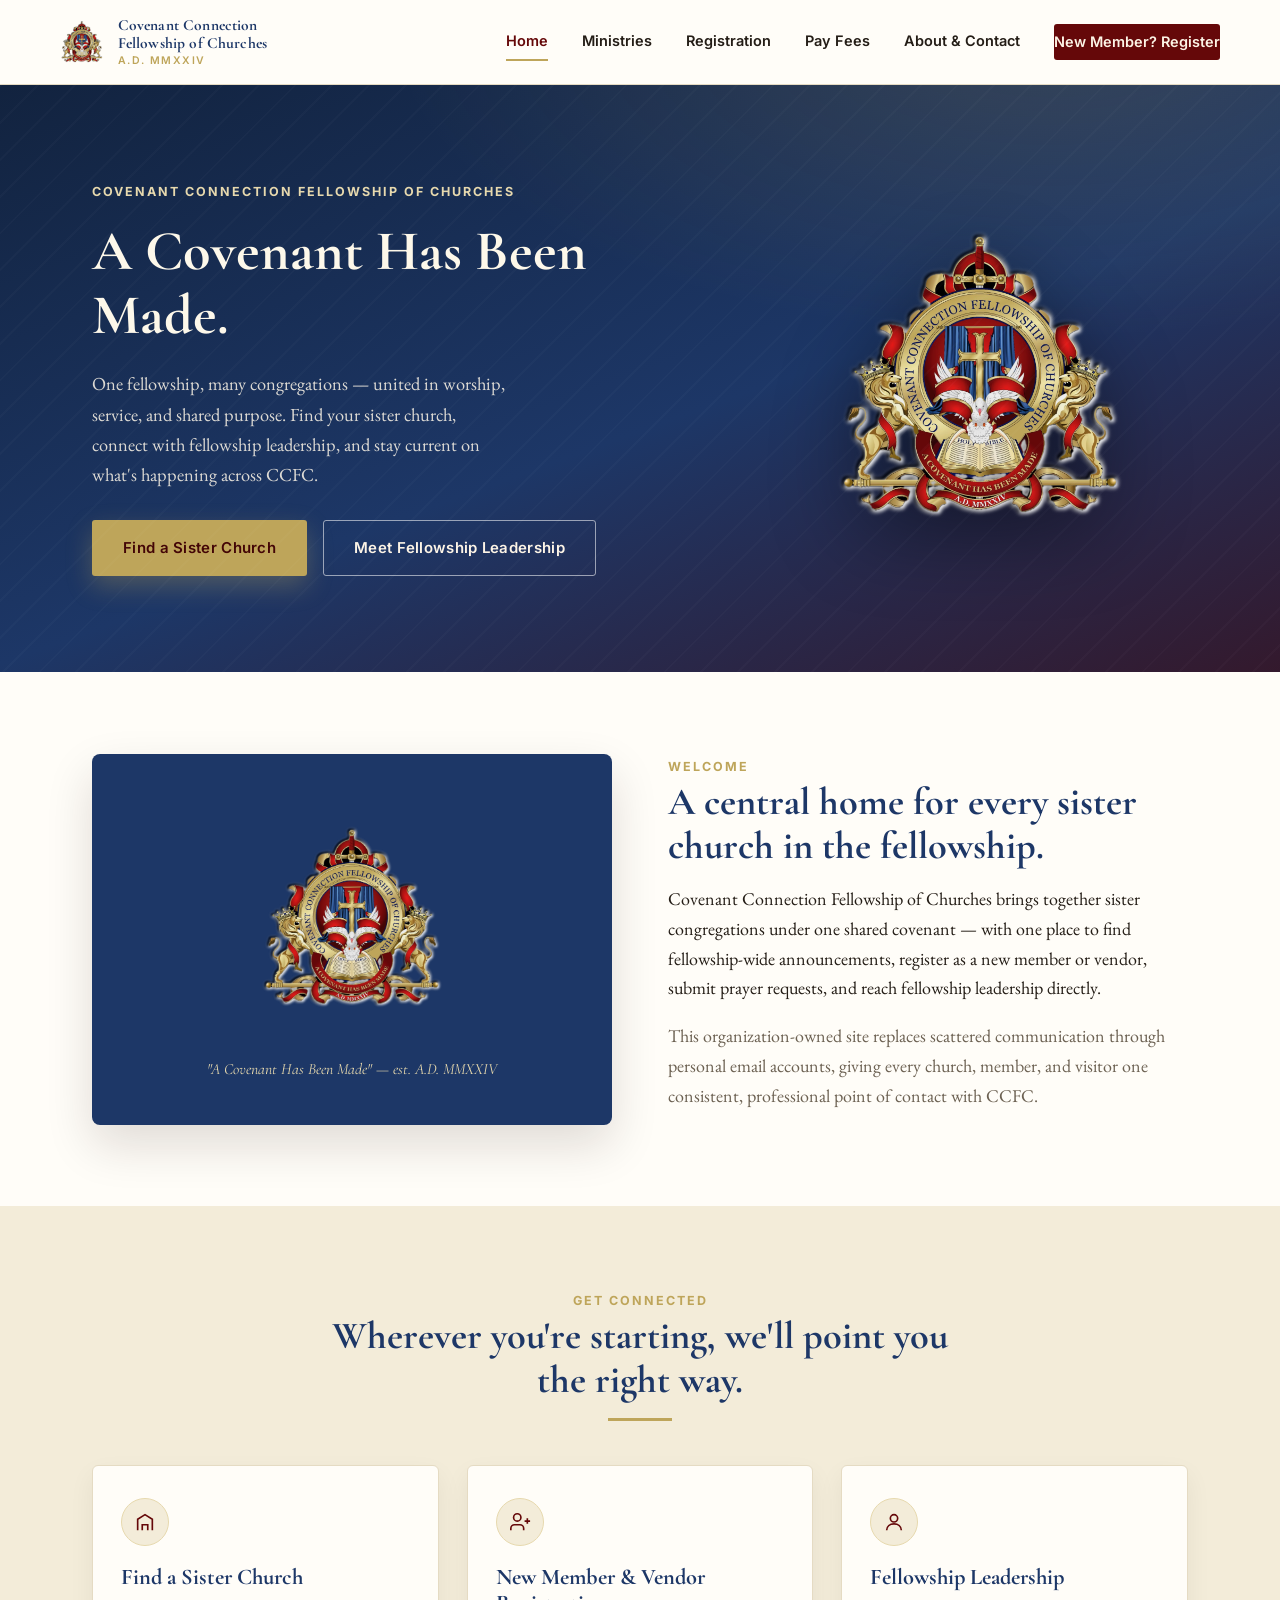
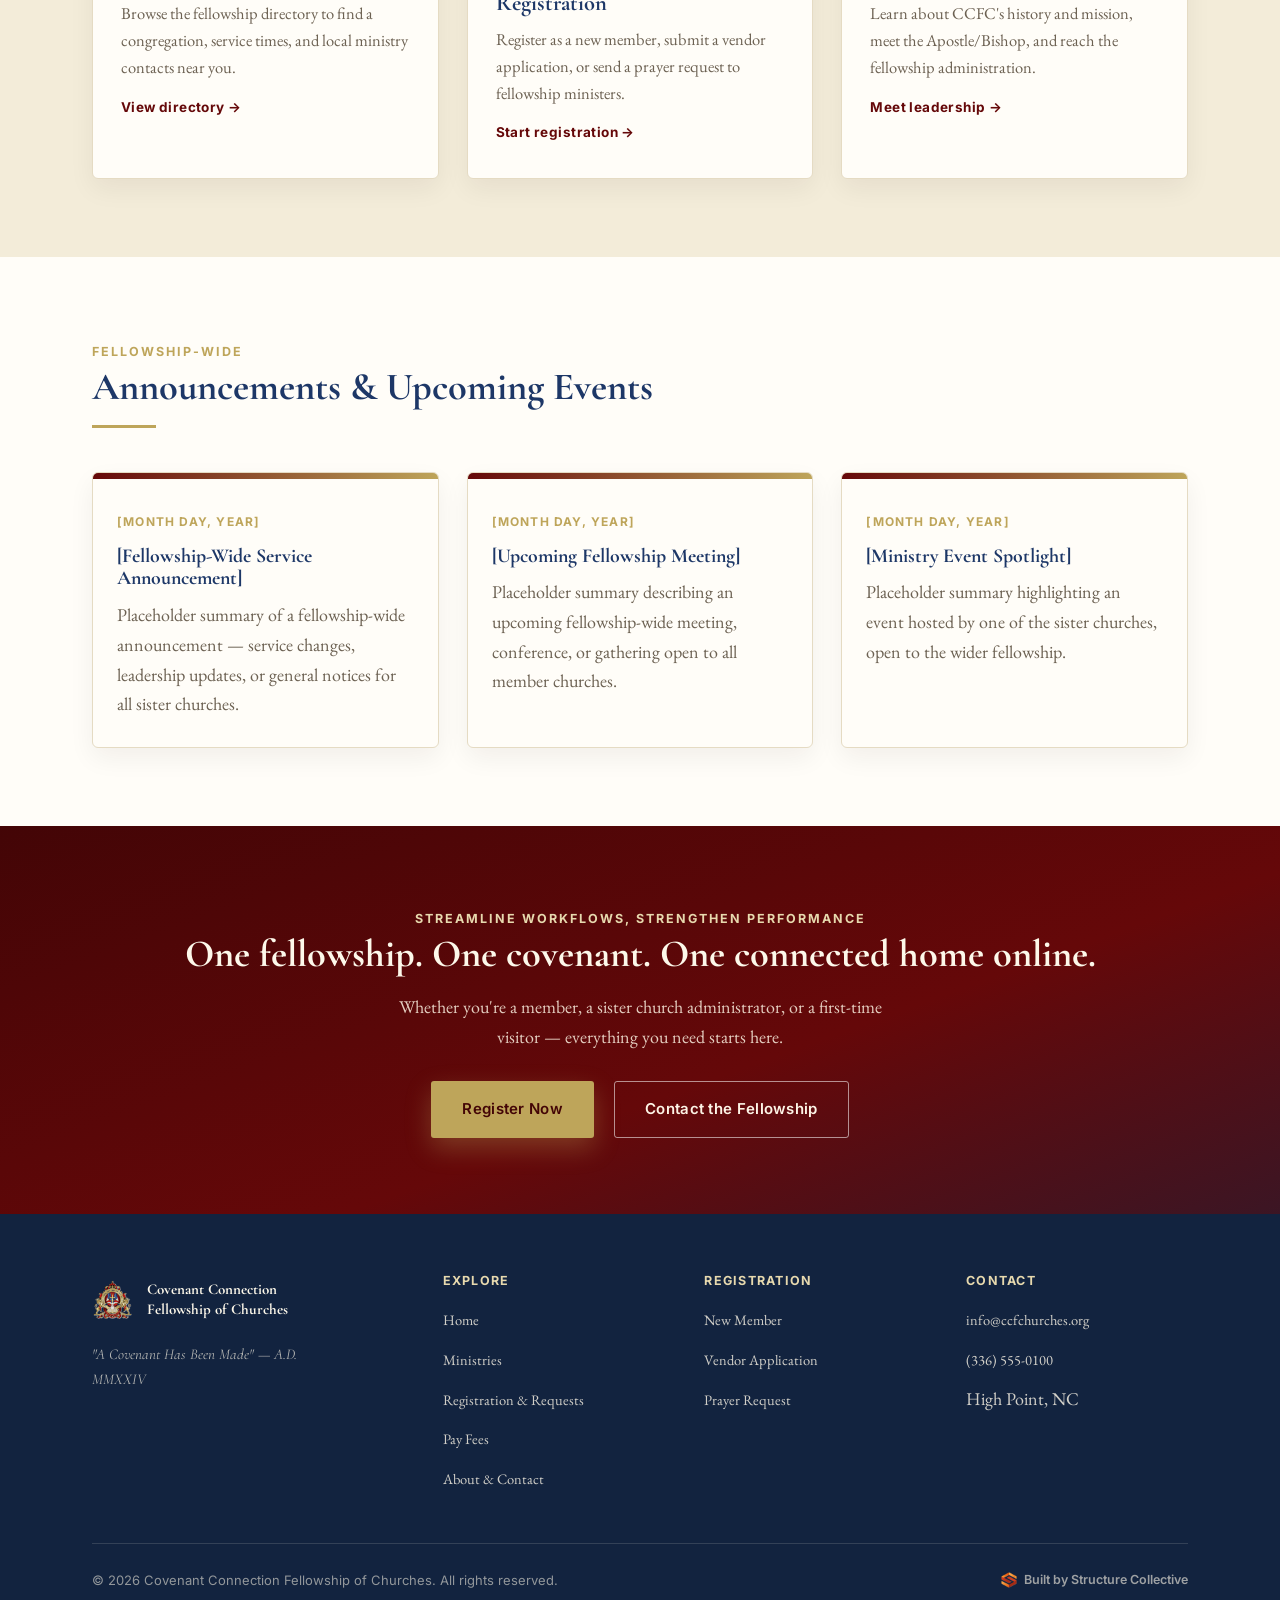
<file: index.html>
<!doctype html>
<html lang="en">
<head>
  <meta charset="utf-8">
  <meta name="viewport" content="width=device-width, initial-scale=1">
  <meta name="description" content="Covenant Connection Fellowship of Churches (CCFC) — a fellowship of sister churches united in covenant. Find announcements, sister church locations, registration, and fellowship leadership.">
  <meta name="theme-color" content="#1d3767">
  <title>Covenant Connection Fellowship of Churches</title>
  <link rel="canonical" href="https://ccfchurches.org/">
  <link rel="icon" type="image/png" sizes="32x32" href="/assets/images/favicon-32.png">
  <link rel="apple-touch-icon" href="/assets/images/favicon-192.png">
  <link rel="preconnect" href="https://fonts.googleapis.com">
  <link rel="preconnect" href="https://fonts.gstatic.com" crossorigin>
  <link href="https://fonts.googleapis.com/css2?family=Cormorant+Garamond:wght@500;600;700&family=EB+Garamond:wght@400;500;600&family=Inter:wght@400;500;600;700&display=swap" rel="stylesheet">
  <link rel="stylesheet" href="/styles.css">
  <script src="/script.js" defer></script>

  <!-- Link preview tags -->
  <meta property="og:type" content="website">
  <meta property="og:site_name" content="Covenant Connection Fellowship of Churches">
  <meta property="og:title" content="Covenant Connection Fellowship of Churches">
  <meta property="og:description" content="A fellowship of sister churches united in covenant. Find announcements, sister church locations, registration, and fellowship leadership.">
  <meta property="og:url" content="https://ccfchurches.org/">
  <meta property="og:image" content="https://ccfchurches.org/assets/images/ccfc-crest.png">
  <meta name="twitter:card" content="summary_large_image">
  <meta name="twitter:title" content="Covenant Connection Fellowship of Churches">
  <meta name="twitter:description" content="A fellowship of sister churches united in covenant. Find announcements, sister church locations, registration, and fellowship leadership.">
  <meta name="twitter:image" content="https://ccfchurches.org/assets/images/ccfc-crest.png">
</head>
<body>
  <a class="skip-link" href="#main">Skip to main content</a>

  <header class="site-header">
    <div class="container header-inner">
      <a class="brand" href="/">
        <img src="/assets/images/ccfc-crest.png" alt="Covenant Connection Fellowship of Churches crest">
        <span class="brand-text">
          <span class="full-name">Covenant Connection<br>Fellowship of Churches</span>
          <span class="sub">A.D. MMXXIV</span>
        </span>
      </a>
      <nav class="main-nav" aria-label="Primary">
        <a href="/" aria-current="page">Home</a>
        <a href="/ministries/">Ministries</a>
        <a href="/registration/">Registration</a>
        <a href="/payments/">Pay Fees</a>
        <a href="/about/">About &amp; Contact</a>
        <a class="nav-cta" href="/registration/">New Member? Register</a>
      </nav>
      <button class="nav-toggle" aria-label="Toggle navigation menu" aria-expanded="false">
        <span></span>
      </button>
    </div>
  </header>

  <main id="main">
    <section class="hero">
      <div class="container hero-inner">
        <div class="hero-copy">
          <span class="eyebrow">Covenant Connection Fellowship of Churches</span>
          <h1>A Covenant Has Been Made.</h1>
          <p class="lead">One fellowship, many congregations — united in worship, service, and shared purpose. Find your sister church, connect with fellowship leadership, and stay current on what's happening across CCFC.</p>
          <div class="hero-actions">
            <a class="btn btn-gold" href="/ministries/">Find a Sister Church</a>
            <a class="btn btn-outline" href="/about/">Meet Fellowship Leadership</a>
          </div>
        </div>
        <div class="hero-crest">
          <img src="/assets/images/ccfc-crest.png" alt="Covenant Connection Fellowship of Churches crest">
        </div>
      </div>
    </section>

    <section class="section-paper">
      <div class="container intro-grid">
        <div class="intro-figure">
          <img src="/assets/images/ccfc-crest.png" alt="">
          <p class="fig-caption">"A Covenant Has Been Made" — est. A.D. MMXXIV</p>
        </div>
        <div>
          <span class="eyebrow">Welcome</span>
          <h2>A central home for every sister church in the fellowship.</h2>
          <p>Covenant Connection Fellowship of Churches brings together sister congregations under one shared covenant — with one place to find fellowship-wide announcements, register as a new member or vendor, submit prayer requests, and reach fellowship leadership directly.</p>
          <p class="muted">This organization-owned site replaces scattered communication through personal email accounts, giving every church, member, and visitor one consistent, professional point of contact with CCFC.</p>
        </div>
      </div>
    </section>

    <section class="section-alt">
      <div class="container">
        <div class="section-head center">
          <span class="eyebrow">Get connected</span>
          <h2>Wherever you're starting, we'll point you the right way.</h2>
          <div class="divider"></div>
        </div>
        <div class="card-grid">
          <a class="card" href="/ministries/">
            <span class="card-mark" aria-hidden="true">
              <svg width="22" height="22" viewBox="0 0 24 24" fill="none" stroke="currentColor" stroke-width="1.8"><path d="M4 21V9l8-5 8 5v12"/><path d="M9 21v-6h6v6"/></svg>
            </span>
            <h3>Find a Sister Church</h3>
            <p>Browse the fellowship directory to find a congregation, service times, and local ministry contacts near you.</p>
            <span class="card-link">View directory →</span>
          </a>
          <a class="card" href="/registration/">
            <span class="card-mark" aria-hidden="true">
              <svg width="22" height="22" viewBox="0 0 24 24" fill="none" stroke="currentColor" stroke-width="1.8"><path d="M16 21v-2a4 4 0 0 0-4-4H6a4 4 0 0 0-4 4v2"/><circle cx="9" cy="7" r="4"/><path d="M20 8v6M23 11h-6"/></svg>
            </span>
            <h3>New Member &amp; Vendor Registration</h3>
            <p>Register as a new member, submit a vendor application, or send a prayer request to fellowship ministers.</p>
            <span class="card-link">Start registration →</span>
          </a>
          <a class="card" href="/about/">
            <span class="card-mark" aria-hidden="true">
              <svg width="22" height="22" viewBox="0 0 24 24" fill="none" stroke="currentColor" stroke-width="1.8"><circle cx="12" cy="8" r="4"/><path d="M4 21c0-4.4 3.6-7 8-7s8 2.6 8 7"/></svg>
            </span>
            <h3>Fellowship Leadership</h3>
            <p>Learn about CCFC's history and mission, meet the Apostle/Bishop, and reach the fellowship administration.</p>
            <span class="card-link">Meet leadership →</span>
          </a>
        </div>
      </div>
    </section>

    <section class="section-paper">
      <div class="container">
        <div class="section-head">
          <span class="eyebrow">Fellowship-wide</span>
          <h2>Announcements &amp; Upcoming Events</h2>
          <div class="divider"></div>
        </div>
        <div class="news-grid">
          <article class="news-card">
            <div class="news-band"></div>
            <div class="news-card-body">
              <span class="news-date">[Month Day, Year]</span>
              <h3>[Fellowship-Wide Service Announcement]</h3>
              <p>Placeholder summary of a fellowship-wide announcement — service changes, leadership updates, or general notices for all sister churches.</p>
            </div>
          </article>
          <article class="news-card">
            <div class="news-band"></div>
            <div class="news-card-body">
              <span class="news-date">[Month Day, Year]</span>
              <h3>[Upcoming Fellowship Meeting]</h3>
              <p>Placeholder summary describing an upcoming fellowship-wide meeting, conference, or gathering open to all member churches.</p>
            </div>
          </article>
          <article class="news-card">
            <div class="news-band"></div>
            <div class="news-card-body">
              <span class="news-date">[Month Day, Year]</span>
              <h3>[Ministry Event Spotlight]</h3>
              <p>Placeholder summary highlighting an event hosted by one of the sister churches, open to the wider fellowship.</p>
            </div>
          </article>
        </div>
      </div>
    </section>

    <section class="statement">
      <div class="container">
        <span class="eyebrow" style="color: var(--gold-light);">Streamline Workflows, Strengthen Performance</span>
        <h2>One fellowship. One covenant. One connected home online.</h2>
        <p>Whether you're a member, a sister church administrator, or a first-time visitor — everything you need starts here.</p>
        <a class="btn btn-gold" href="/registration/">Register Now</a>
        <a class="btn btn-outline" href="/about/">Contact the Fellowship</a>
      </div>
    </section>
  </main>

  <footer class="site-footer">
    <div class="container">
      <div class="footer-grid">
        <div>
          <div class="footer-brand">
            <img src="/assets/images/ccfc-crest.png" alt="Covenant Connection Fellowship of Churches">
            <span class="footer-brand-text">Covenant Connection<br>Fellowship of Churches</span>
          </div>
          <p class="footer-tagline">"A Covenant Has Been Made" — A.D. MMXXIV</p>
        </div>
        <div class="footer-col">
          <h4>Explore</h4>
          <ul>
            <li><a href="/">Home</a></li>
            <li><a href="/ministries/">Ministries</a></li>
            <li><a href="/registration/">Registration &amp; Requests</a></li>
            <li><a href="/payments/">Pay Fees</a></li>
            <li><a href="/about/">About &amp; Contact</a></li>
          </ul>
        </div>
        <div class="footer-col">
          <h4>Registration</h4>
          <ul>
            <li><a href="/registration/#new-member">New Member</a></li>
            <li><a href="/registration/#vendor">Vendor Application</a></li>
            <li><a href="/registration/#prayer">Prayer Request</a></li>
          </ul>
        </div>
        <div class="footer-col">
          <h4>Contact</h4>
          <ul>
            <li><a href="mailto:info@ccfchurches.org">info@ccfchurches.org</a></li>
            <li><a href="tel:+13365550100">(336) 555-0100</a></li>
            <li>High Point, NC</li>
          </ul>
        </div>
      </div>
      <div class="footer-bottom">
        <span>&copy; <span data-year></span> Covenant Connection Fellowship of Churches. All rights reserved.</span>
        <a class="built-by" href="https://structurecollective.com" target="_blank" rel="noopener">
          <img src="/assets/images/structure-collective-icon.png" alt="" width="16" height="16">
          Built by Structure Collective
        </a>
      </div>
    </div>
  </footer>
</body>
</html>
</file>
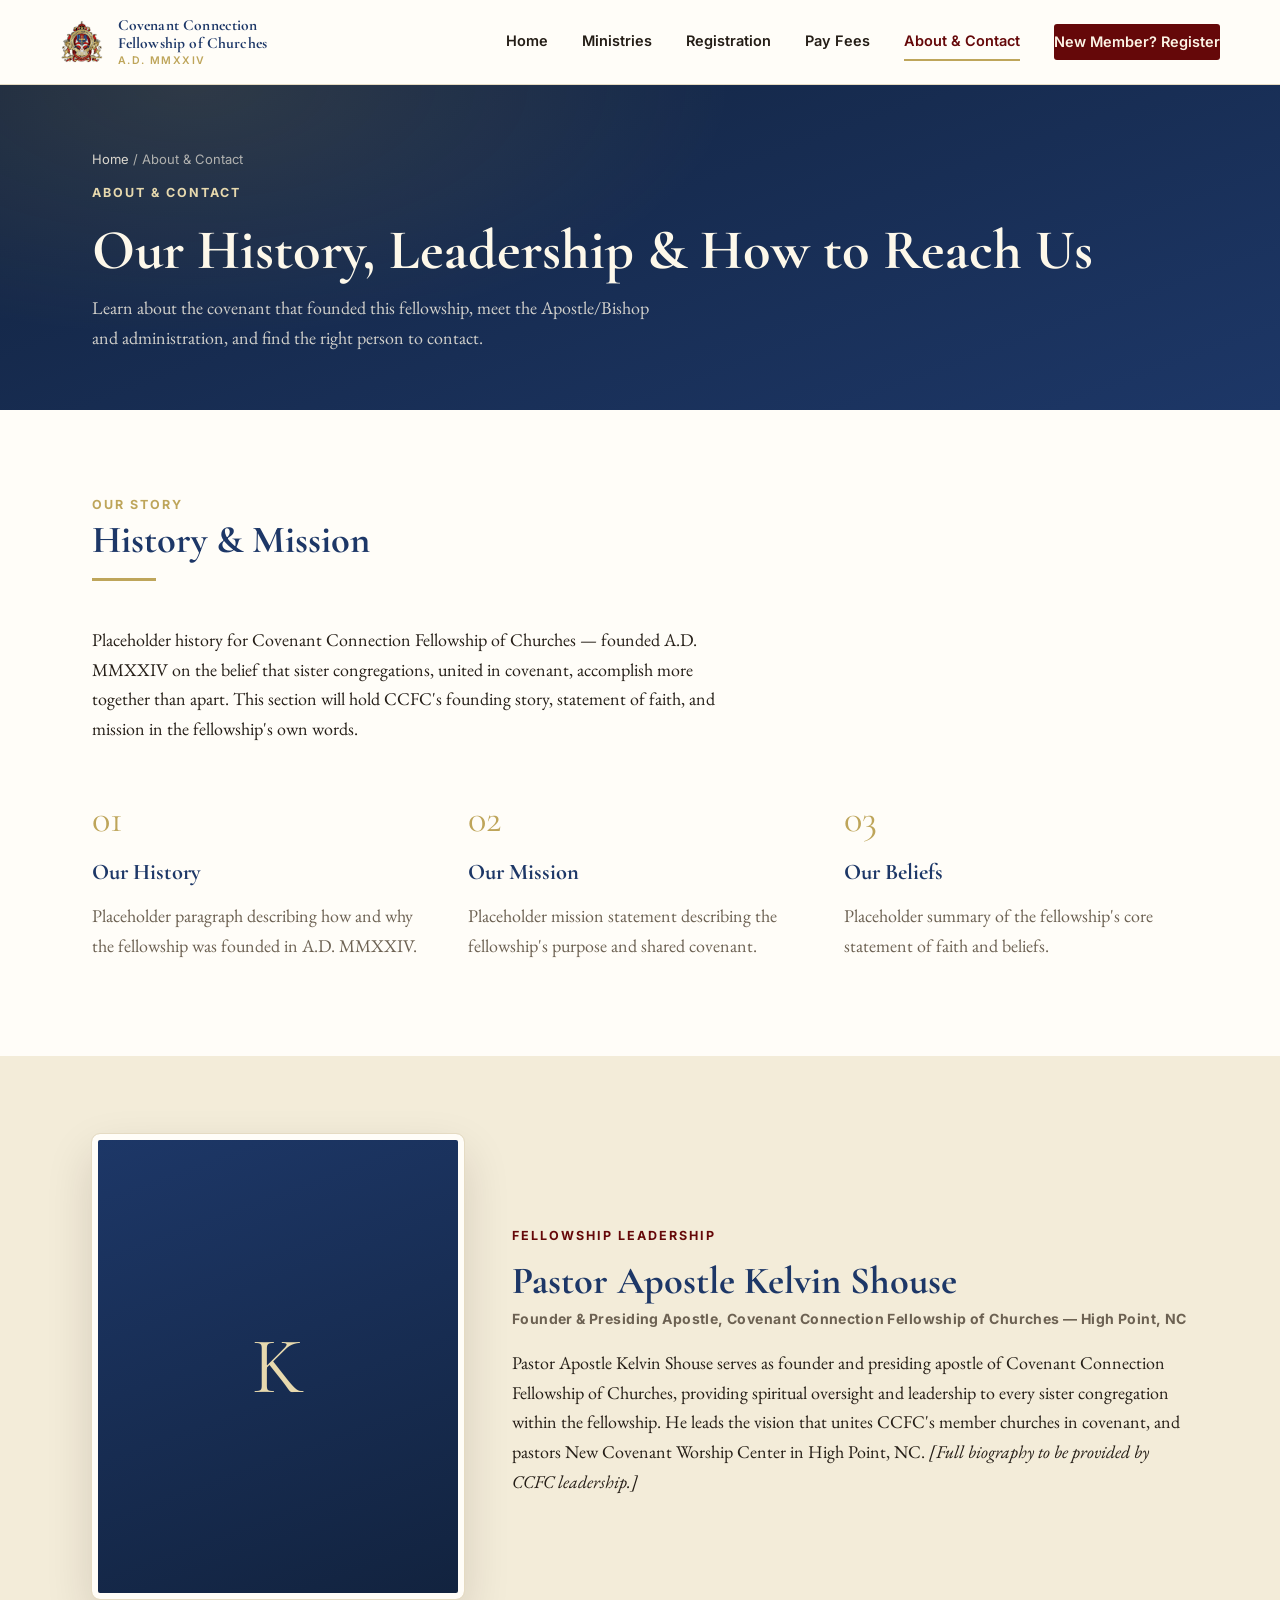
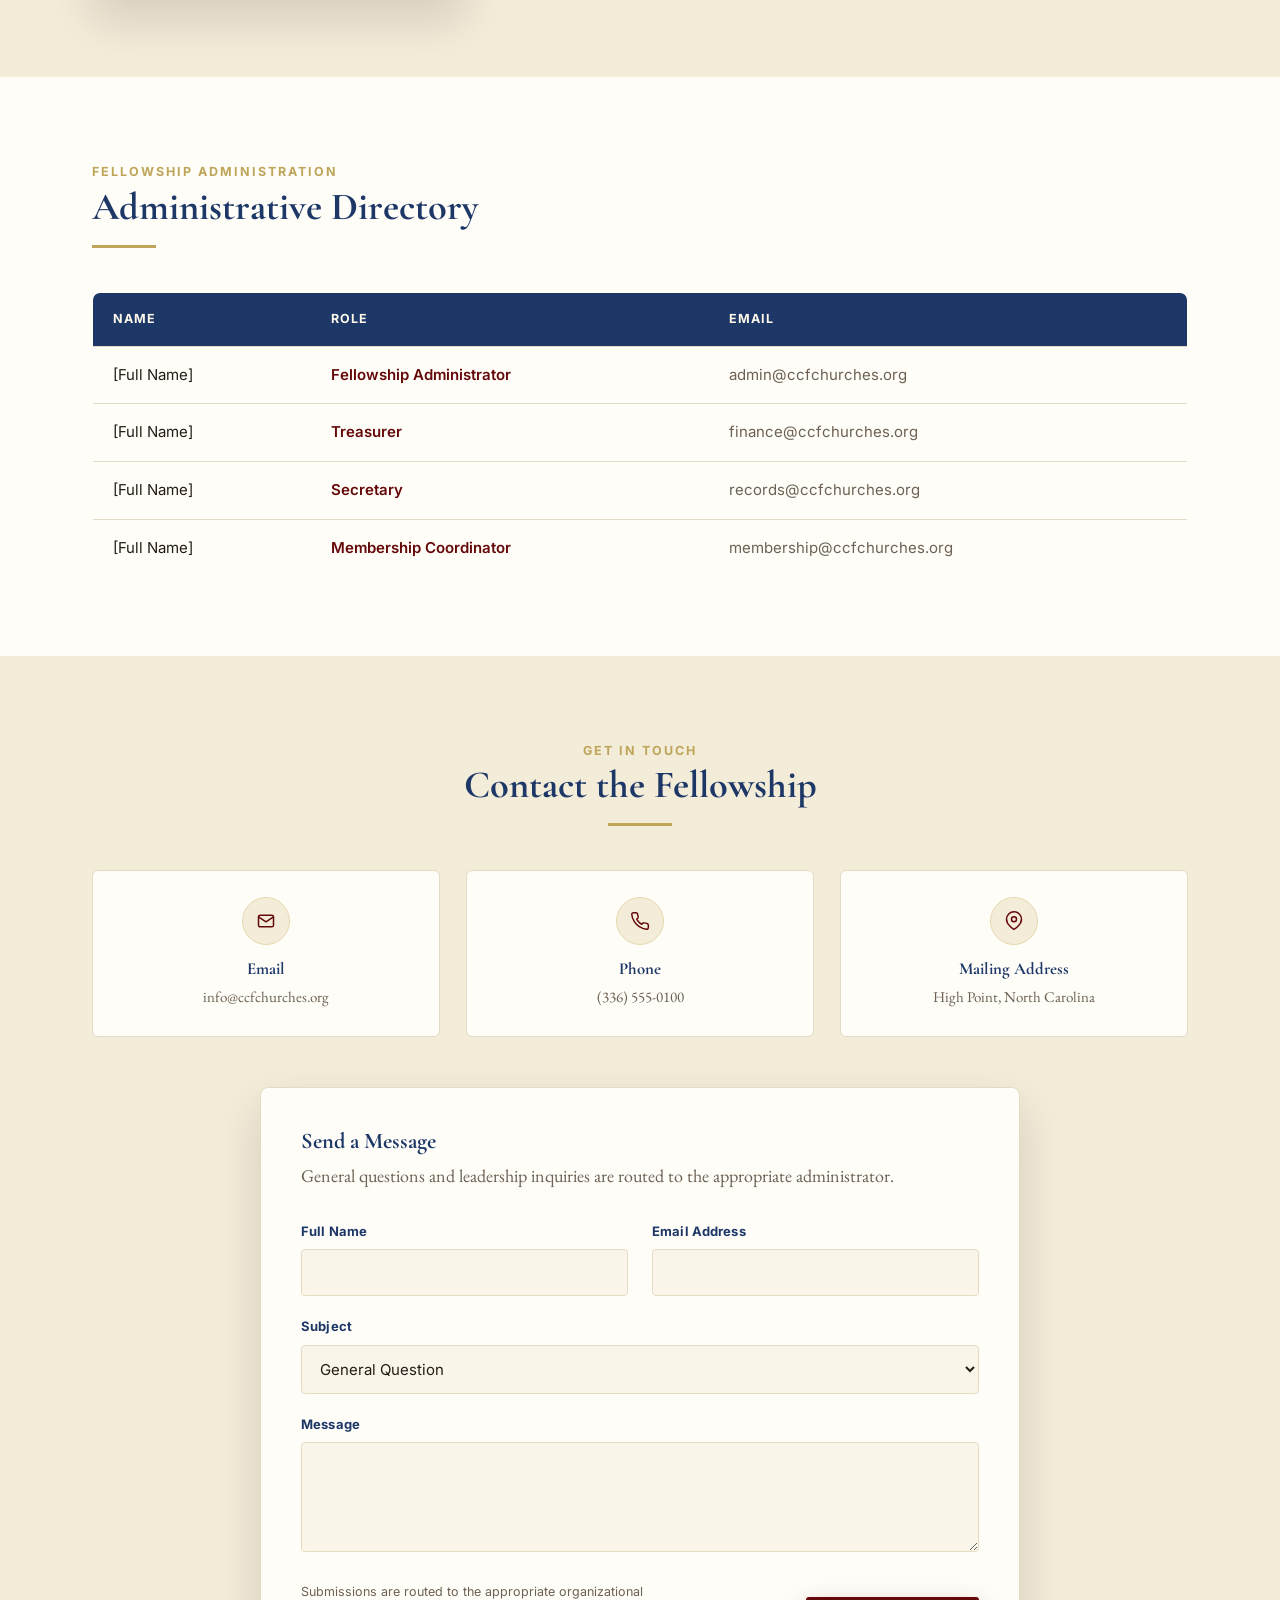
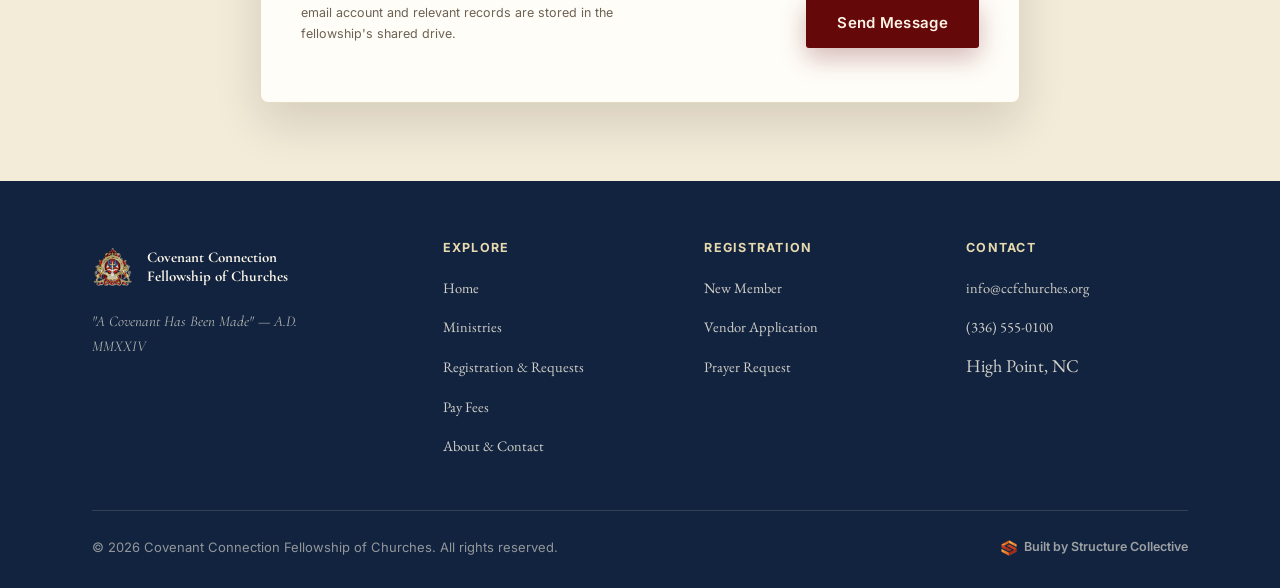
<file: about/index.html>
<!doctype html>
<html lang="en">
<head>
  <meta charset="utf-8">
  <meta name="viewport" content="width=device-width, initial-scale=1">
  <meta name="description" content="Learn about Covenant Connection Fellowship of Churches' history, mission, and leadership, find the fellowship administration directory, and get in touch.">
  <meta name="theme-color" content="#1d3767">
  <title>About &amp; Contact | Covenant Connection Fellowship of Churches</title>
  <link rel="canonical" href="https://ccfchurches.org/about/">
  <link rel="icon" type="image/png" sizes="32x32" href="/assets/images/favicon-32.png">
  <link rel="apple-touch-icon" href="/assets/images/favicon-192.png">
  <link rel="preconnect" href="https://fonts.googleapis.com">
  <link rel="preconnect" href="https://fonts.gstatic.com" crossorigin>
  <link href="https://fonts.googleapis.com/css2?family=Cormorant+Garamond:wght@500;600;700&family=EB+Garamond:wght@400;500;600&family=Inter:wght@400;500;600;700&display=swap" rel="stylesheet">
  <link rel="stylesheet" href="/styles.css">
  <script src="/script.js" defer></script>

  <meta property="og:type" content="website">
  <meta property="og:site_name" content="Covenant Connection Fellowship of Churches">
  <meta property="og:title" content="About & Contact | Covenant Connection Fellowship of Churches">
  <meta property="og:description" content="Learn about CCFC's history, mission, and leadership, find the fellowship administration directory, and get in touch.">
  <meta property="og:url" content="https://ccfchurches.org/about/">
  <meta property="og:image" content="https://ccfchurches.org/assets/images/ccfc-crest.png">
  <meta name="twitter:card" content="summary_large_image">
  <meta name="twitter:title" content="About & Contact | Covenant Connection Fellowship of Churches">
  <meta name="twitter:description" content="Learn about CCFC's history, mission, and leadership, find the fellowship administration directory, and get in touch.">
  <meta name="twitter:image" content="https://ccfchurches.org/assets/images/ccfc-crest.png">
</head>
<body>
  <a class="skip-link" href="#main">Skip to main content</a>

  <header class="site-header">
    <div class="container header-inner">
      <a class="brand" href="/">
        <img src="/assets/images/ccfc-crest.png" alt="Covenant Connection Fellowship of Churches crest">
        <span class="brand-text">
          <span class="full-name">Covenant Connection<br>Fellowship of Churches</span>
          <span class="sub">A.D. MMXXIV</span>
        </span>
      </a>
      <nav class="main-nav" aria-label="Primary">
        <a href="/">Home</a>
        <a href="/ministries/">Ministries</a>
        <a href="/registration/">Registration</a>
        <a href="/payments/">Pay Fees</a>
        <a href="/about/" aria-current="page">About &amp; Contact</a>
        <a class="nav-cta" href="/registration/">New Member? Register</a>
      </nav>
      <button class="nav-toggle" aria-label="Toggle navigation menu" aria-expanded="false">
        <span></span>
      </button>
    </div>
  </header>

  <main id="main">
    <section class="page-hero">
      <div class="container">
        <div class="breadcrumb"><a href="/">Home</a> / About &amp; Contact</div>
        <span class="eyebrow">About &amp; Contact</span>
        <h1>Our History, Leadership &amp; How to Reach Us</h1>
        <p>Learn about the covenant that founded this fellowship, meet the Apostle/Bishop and administration, and find the right person to contact.</p>
      </div>
    </section>

    <section class="section-paper">
      <div class="container">
        <div class="section-head">
          <span class="eyebrow">Our story</span>
          <h2>History &amp; Mission</h2>
          <div class="divider"></div>
        </div>
        <p style="max-width:72ch;">Placeholder history for Covenant Connection Fellowship of Churches — founded A.D. MMXXIV on the belief that sister congregations, united in covenant, accomplish more together than apart. This section will hold CCFC's founding story, statement of faith, and mission in the fellowship's own words.</p>
        <div class="history-grid" style="margin-top:44px;">
          <div class="history-item">
            <div class="num">01</div>
            <h3>Our History</h3>
            <p class="muted">Placeholder paragraph describing how and why the fellowship was founded in A.D. MMXXIV.</p>
          </div>
          <div class="history-item">
            <div class="num">02</div>
            <h3>Our Mission</h3>
            <p class="muted">Placeholder mission statement describing the fellowship's purpose and shared covenant.</p>
          </div>
          <div class="history-item">
            <div class="num">03</div>
            <h3>Our Beliefs</h3>
            <p class="muted">Placeholder summary of the fellowship's core statement of faith and beliefs.</p>
          </div>
        </div>
      </div>
    </section>

    <section class="section-alt">
      <div class="container">
        <div class="leader-block">
          <div class="leader-portrait">
            <span class="initial">K</span>
          </div>
          <div class="leader-copy">
            <span class="eyebrow">Fellowship Leadership</span>
            <h2>Pastor Apostle Kelvin Shouse</h2>
            <p class="leader-title">Founder &amp; Presiding Apostle, Covenant Connection Fellowship of Churches — High Point, NC</p>
            <p>Pastor Apostle Kelvin Shouse serves as founder and presiding apostle of Covenant Connection Fellowship of Churches, providing spiritual oversight and leadership to every sister congregation within the fellowship. He leads the vision that unites CCFC's member churches in covenant, and pastors New Covenant Worship Center in High Point, NC. <em>[Full biography to be provided by CCFC leadership.]</em></p>
          </div>
        </div>
      </div>
    </section>

    <section class="section-paper">
      <div class="container">
        <div class="section-head">
          <span class="eyebrow">Fellowship administration</span>
          <h2>Administrative Directory</h2>
          <div class="divider"></div>
        </div>
        <table class="directory-table">
          <thead>
            <tr>
              <th>Name</th>
              <th>Role</th>
              <th>Email</th>
            </tr>
          </thead>
          <tbody>
            <tr>
              <td>[Full Name]</td>
              <td class="role">Fellowship Administrator</td>
              <td class="email">admin@ccfchurches.org</td>
            </tr>
            <tr>
              <td>[Full Name]</td>
              <td class="role">Treasurer</td>
              <td class="email">finance@ccfchurches.org</td>
            </tr>
            <tr>
              <td>[Full Name]</td>
              <td class="role">Secretary</td>
              <td class="email">records@ccfchurches.org</td>
            </tr>
            <tr>
              <td>[Full Name]</td>
              <td class="role">Membership Coordinator</td>
              <td class="email">membership@ccfchurches.org</td>
            </tr>
          </tbody>
        </table>
      </div>
    </section>

    <section class="section-alt" id="contact">
      <div class="container">
        <div class="section-head center">
          <span class="eyebrow">Get in touch</span>
          <h2>Contact the Fellowship</h2>
          <div class="divider"></div>
        </div>

        <div class="contact-info-grid">
          <div class="contact-info-card">
            <span class="card-mark" aria-hidden="true">
              <svg width="20" height="20" viewBox="0 0 24 24" fill="none" stroke="currentColor" stroke-width="1.8"><rect x="3" y="5" width="18" height="14" rx="2"/><path d="m3 7 9 6 9-6"/></svg>
            </span>
            <h3>Email</h3>
            <p><a href="mailto:info@ccfchurches.org" style="text-decoration:none; color:inherit;">info@ccfchurches.org</a></p>
          </div>
          <div class="contact-info-card">
            <span class="card-mark" aria-hidden="true">
              <svg width="20" height="20" viewBox="0 0 24 24" fill="none" stroke="currentColor" stroke-width="1.8"><path d="M22 16.92v3a2 2 0 0 1-2.18 2 19.8 19.8 0 0 1-8.63-3.07 19.5 19.5 0 0 1-6-6 19.8 19.8 0 0 1-3.07-8.67A2 2 0 0 1 4.11 2h3a2 2 0 0 1 2 1.72c.13.99.36 1.96.68 2.9a2 2 0 0 1-.45 2.11L8.09 9.91a16 16 0 0 0 6 6l1.18-1.18a2 2 0 0 1 2.11-.45c.94.32 1.91.55 2.9.68A2 2 0 0 1 22 16.92z"/></svg>
            </span>
            <h3>Phone</h3>
            <p>(336) 555-0100</p>
          </div>
          <div class="contact-info-card">
            <span class="card-mark" aria-hidden="true">
              <svg width="20" height="20" viewBox="0 0 24 24" fill="none" stroke="currentColor" stroke-width="1.8"><path d="M21 10c0 7-9 12-9 12s-9-5-9-12a9 9 0 0 1 18 0z"/><circle cx="12" cy="10" r="3"/></svg>
            </span>
            <h3>Mailing Address</h3>
            <p>High Point, North Carolina</p>
          </div>
        </div>

        <div class="form-card" style="max-width:760px; margin:0 auto;">
          <h3>Send a Message</h3>
          <p class="muted">General questions and leadership inquiries are routed to the appropriate administrator.</p>
          <form data-mock-form aria-describedby="contact-disclaimer">
            <div class="form-grid">
              <div class="field">
                <label for="c-name">Full Name</label>
                <input id="c-name" type="text" required>
              </div>
              <div class="field">
                <label for="c-email">Email Address</label>
                <input id="c-email" type="email" required>
              </div>
              <div class="field full">
                <label for="c-subject">Subject</label>
                <select id="c-subject">
                  <option>General Question</option>
                  <option>Leadership Inquiry</option>
                  <option>Media / Press</option>
                  <option>Other</option>
                </select>
              </div>
              <div class="field full">
                <label for="c-message">Message</label>
                <textarea id="c-message" required></textarea>
              </div>
            </div>
            <div class="form-footer">
              <p class="form-disclaimer" id="contact-disclaimer">Submissions are routed to the appropriate organizational email account and relevant records are stored in the fellowship's shared drive.</p>
              <button type="submit" class="btn btn-primary">Send Message</button>
            </div>
          </form>
          <div class="form-success" role="status">
            <span aria-hidden="true">✓</span>
            <span>Thank you — this is a design mockup, so your message wasn't actually submitted. In the live site, this would reach fellowship administration.</span>
          </div>
        </div>
      </div>
    </section>
  </main>

  <footer class="site-footer">
    <div class="container">
      <div class="footer-grid">
        <div>
          <div class="footer-brand">
            <img src="/assets/images/ccfc-crest.png" alt="Covenant Connection Fellowship of Churches">
            <span class="footer-brand-text">Covenant Connection<br>Fellowship of Churches</span>
          </div>
          <p class="footer-tagline">"A Covenant Has Been Made" — A.D. MMXXIV</p>
        </div>
        <div class="footer-col">
          <h4>Explore</h4>
          <ul>
            <li><a href="/">Home</a></li>
            <li><a href="/ministries/">Ministries</a></li>
            <li><a href="/registration/">Registration &amp; Requests</a></li>
            <li><a href="/payments/">Pay Fees</a></li>
            <li><a href="/about/">About &amp; Contact</a></li>
          </ul>
        </div>
        <div class="footer-col">
          <h4>Registration</h4>
          <ul>
            <li><a href="/registration/#new-member">New Member</a></li>
            <li><a href="/registration/#vendor">Vendor Application</a></li>
            <li><a href="/registration/#prayer">Prayer Request</a></li>
          </ul>
        </div>
        <div class="footer-col">
          <h4>Contact</h4>
          <ul>
            <li><a href="mailto:info@ccfchurches.org">info@ccfchurches.org</a></li>
            <li><a href="tel:+13365550100">(336) 555-0100</a></li>
            <li>High Point, NC</li>
          </ul>
        </div>
      </div>
      <div class="footer-bottom">
        <span>&copy; <span data-year></span> Covenant Connection Fellowship of Churches. All rights reserved.</span>
        <a class="built-by" href="https://structurecollective.com" target="_blank" rel="noopener">
          <img src="/assets/images/structure-collective-icon.png" alt="" width="16" height="16">
          Built by Structure Collective
        </a>
      </div>
    </div>
  </footer>
</body>
</html>
</file>
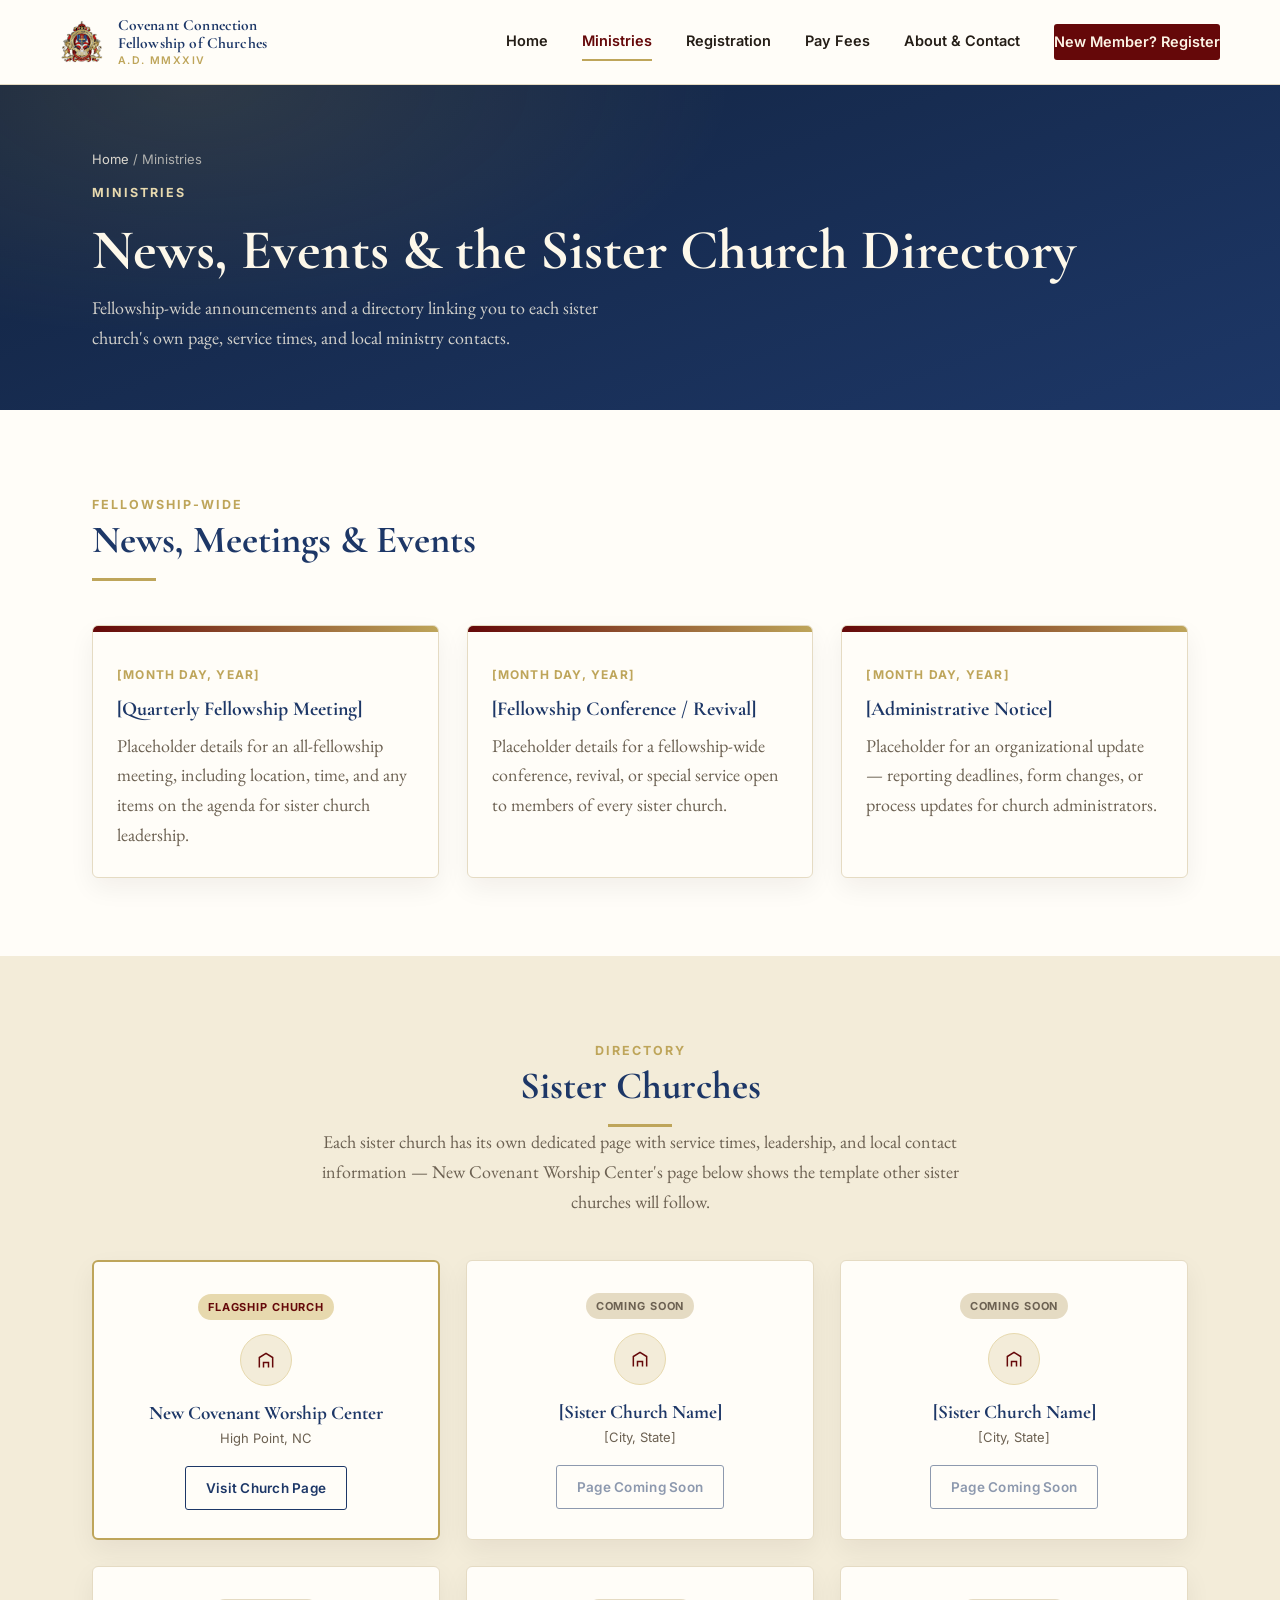
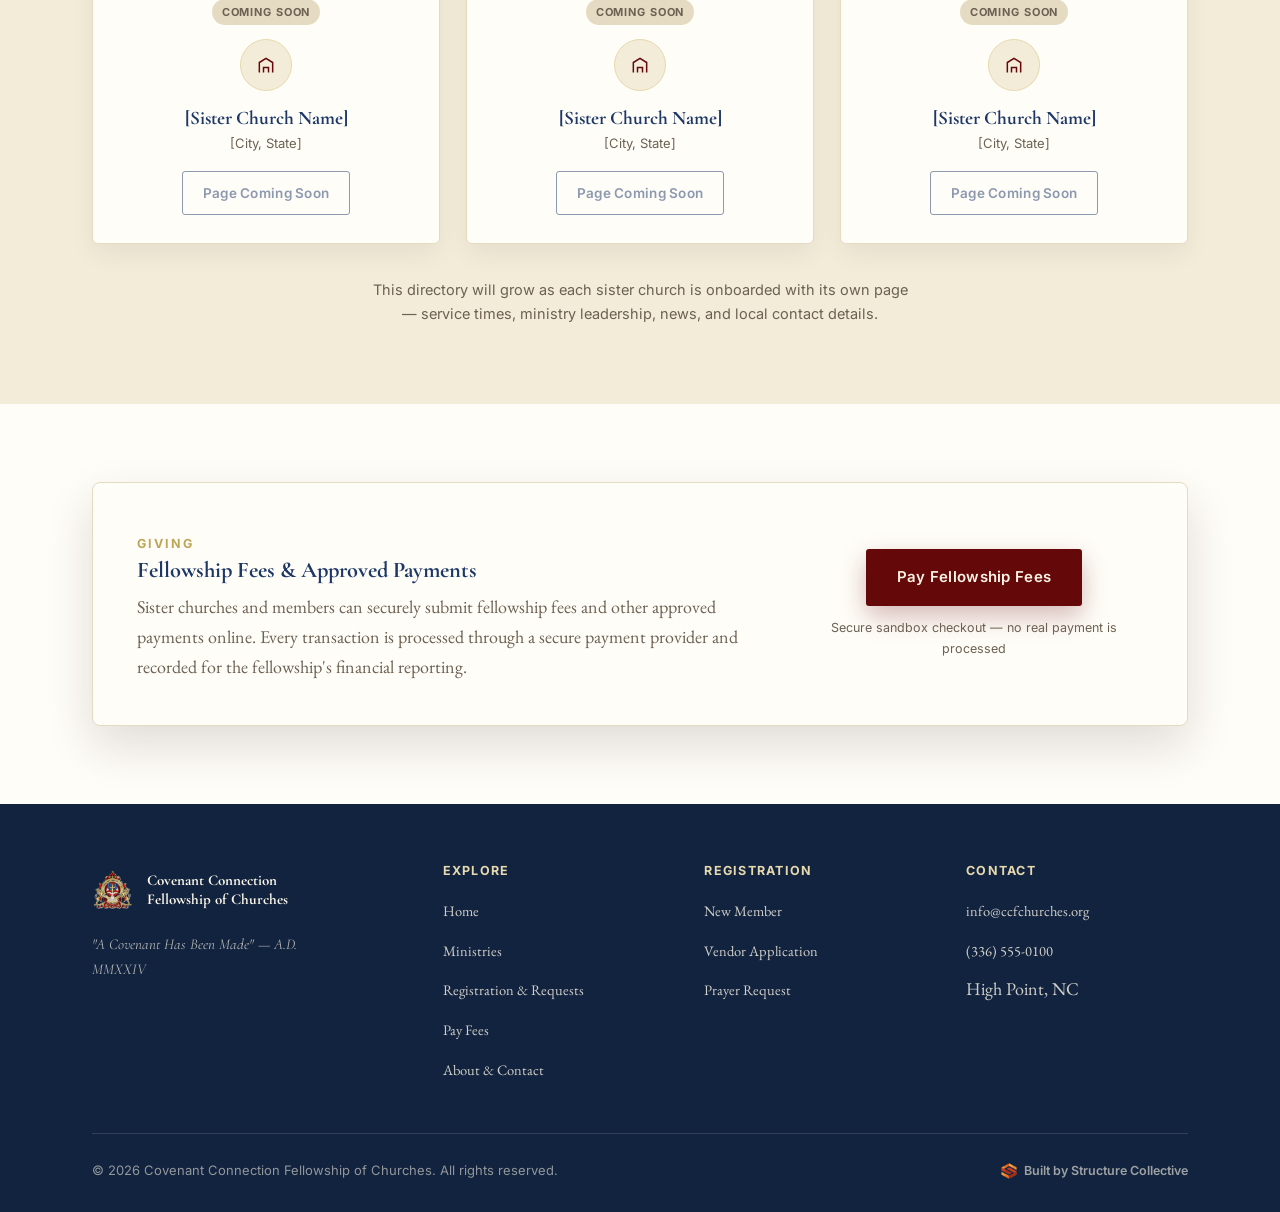
<file: ministries/index.html>
<!doctype html>
<html lang="en">
<head>
  <meta charset="utf-8">
  <meta name="viewport" content="width=device-width, initial-scale=1">
  <meta name="description" content="Fellowship-wide news, meetings, and events for Covenant Connection Fellowship of Churches, plus a directory of sister churches across the fellowship.">
  <meta name="theme-color" content="#1d3767">
  <title>Ministries | Covenant Connection Fellowship of Churches</title>
  <link rel="canonical" href="https://ccfchurches.org/ministries/">
  <link rel="icon" type="image/png" sizes="32x32" href="/assets/images/favicon-32.png">
  <link rel="apple-touch-icon" href="/assets/images/favicon-192.png">
  <link rel="preconnect" href="https://fonts.googleapis.com">
  <link rel="preconnect" href="https://fonts.gstatic.com" crossorigin>
  <link href="https://fonts.googleapis.com/css2?family=Cormorant+Garamond:wght@500;600;700&family=EB+Garamond:wght@400;500;600&family=Inter:wght@400;500;600;700&display=swap" rel="stylesheet">
  <link rel="stylesheet" href="/styles.css">
  <script src="/script.js" defer></script>

  <meta property="og:type" content="website">
  <meta property="og:site_name" content="Covenant Connection Fellowship of Churches">
  <meta property="og:title" content="Ministries | Covenant Connection Fellowship of Churches">
  <meta property="og:description" content="Fellowship-wide news, meetings, and events, plus a directory of sister churches across the fellowship.">
  <meta property="og:url" content="https://ccfchurches.org/ministries/">
  <meta property="og:image" content="https://ccfchurches.org/assets/images/ccfc-crest.png">
  <meta name="twitter:card" content="summary_large_image">
  <meta name="twitter:title" content="Ministries | Covenant Connection Fellowship of Churches">
  <meta name="twitter:description" content="Fellowship-wide news, meetings, and events, plus a directory of sister churches across the fellowship.">
  <meta name="twitter:image" content="https://ccfchurches.org/assets/images/ccfc-crest.png">
</head>
<body>
  <a class="skip-link" href="#main">Skip to main content</a>

  <header class="site-header">
    <div class="container header-inner">
      <a class="brand" href="/">
        <img src="/assets/images/ccfc-crest.png" alt="Covenant Connection Fellowship of Churches crest">
        <span class="brand-text">
          <span class="full-name">Covenant Connection<br>Fellowship of Churches</span>
          <span class="sub">A.D. MMXXIV</span>
        </span>
      </a>
      <nav class="main-nav" aria-label="Primary">
        <a href="/">Home</a>
        <a href="/ministries/" aria-current="page">Ministries</a>
        <a href="/registration/">Registration</a>
        <a href="/payments/">Pay Fees</a>
        <a href="/about/">About &amp; Contact</a>
        <a class="nav-cta" href="/registration/">New Member? Register</a>
      </nav>
      <button class="nav-toggle" aria-label="Toggle navigation menu" aria-expanded="false">
        <span></span>
      </button>
    </div>
  </header>

  <main id="main">
    <section class="page-hero">
      <div class="container">
        <div class="breadcrumb"><a href="/">Home</a> / Ministries</div>
        <span class="eyebrow">Ministries</span>
        <h1>News, Events &amp; the Sister Church Directory</h1>
        <p>Fellowship-wide announcements and a directory linking you to each sister church's own page, service times, and local ministry contacts.</p>
      </div>
    </section>

    <section class="section-paper">
      <div class="container">
        <div class="section-head">
          <span class="eyebrow">Fellowship-wide</span>
          <h2>News, Meetings &amp; Events</h2>
          <div class="divider"></div>
        </div>
        <div class="news-grid">
          <article class="news-card">
            <div class="news-band"></div>
            <div class="news-card-body">
              <span class="news-date">[Month Day, Year]</span>
              <h3>[Quarterly Fellowship Meeting]</h3>
              <p>Placeholder details for an all-fellowship meeting, including location, time, and any items on the agenda for sister church leadership.</p>
            </div>
          </article>
          <article class="news-card">
            <div class="news-band"></div>
            <div class="news-card-body">
              <span class="news-date">[Month Day, Year]</span>
              <h3>[Fellowship Conference / Revival]</h3>
              <p>Placeholder details for a fellowship-wide conference, revival, or special service open to members of every sister church.</p>
            </div>
          </article>
          <article class="news-card">
            <div class="news-band"></div>
            <div class="news-card-body">
              <span class="news-date">[Month Day, Year]</span>
              <h3>[Administrative Notice]</h3>
              <p>Placeholder for an organizational update — reporting deadlines, form changes, or process updates for church administrators.</p>
            </div>
          </article>
        </div>
      </div>
    </section>

    <section class="section-alt">
      <div class="container">
        <div class="section-head center">
          <span class="eyebrow">Directory</span>
          <h2>Sister Churches</h2>
          <div class="divider"></div>
          <p class="muted">Each sister church has its own dedicated page with service times, leadership, and local contact information — New Covenant Worship Center's page below shows the template other sister churches will follow.</p>
        </div>

        <div class="church-grid">
          <div class="church-card example">
            <span class="tag">Flagship Church</span>
            <span class="church-mark" aria-hidden="true">
              <svg width="20" height="20" viewBox="0 0 24 24" fill="none" stroke="currentColor" stroke-width="1.8"><path d="M4 21V9l8-5 8 5v12"/><path d="M9 21v-6h6v6"/></svg>
            </span>
            <h3>New Covenant Worship Center</h3>
            <p class="loc">High Point, NC</p>
            <a class="btn btn-outline-dark" href="/ministries/example-church/">Visit Church Page</a>
          </div>

          <div class="church-card">
            <span class="tag" style="background:var(--line); color:var(--muted);">Coming Soon</span>
            <span class="church-mark" aria-hidden="true">
              <svg width="20" height="20" viewBox="0 0 24 24" fill="none" stroke="currentColor" stroke-width="1.8"><path d="M4 21V9l8-5 8 5v12"/><path d="M9 21v-6h6v6"/></svg>
            </span>
            <h3>[Sister Church Name]</h3>
            <p class="loc">[City, State]</p>
            <span class="btn btn-outline-dark" style="opacity:.5; pointer-events:none;">Page Coming Soon</span>
          </div>

          <div class="church-card">
            <span class="tag" style="background:var(--line); color:var(--muted);">Coming Soon</span>
            <span class="church-mark" aria-hidden="true">
              <svg width="20" height="20" viewBox="0 0 24 24" fill="none" stroke="currentColor" stroke-width="1.8"><path d="M4 21V9l8-5 8 5v12"/><path d="M9 21v-6h6v6"/></svg>
            </span>
            <h3>[Sister Church Name]</h3>
            <p class="loc">[City, State]</p>
            <span class="btn btn-outline-dark" style="opacity:.5; pointer-events:none;">Page Coming Soon</span>
          </div>

          <div class="church-card">
            <span class="tag" style="background:var(--line); color:var(--muted);">Coming Soon</span>
            <span class="church-mark" aria-hidden="true">
              <svg width="20" height="20" viewBox="0 0 24 24" fill="none" stroke="currentColor" stroke-width="1.8"><path d="M4 21V9l8-5 8 5v12"/><path d="M9 21v-6h6v6"/></svg>
            </span>
            <h3>[Sister Church Name]</h3>
            <p class="loc">[City, State]</p>
            <span class="btn btn-outline-dark" style="opacity:.5; pointer-events:none;">Page Coming Soon</span>
          </div>

          <div class="church-card">
            <span class="tag" style="background:var(--line); color:var(--muted);">Coming Soon</span>
            <span class="church-mark" aria-hidden="true">
              <svg width="20" height="20" viewBox="0 0 24 24" fill="none" stroke="currentColor" stroke-width="1.8"><path d="M4 21V9l8-5 8 5v12"/><path d="M9 21v-6h6v6"/></svg>
            </span>
            <h3>[Sister Church Name]</h3>
            <p class="loc">[City, State]</p>
            <span class="btn btn-outline-dark" style="opacity:.5; pointer-events:none;">Page Coming Soon</span>
          </div>

          <div class="church-card">
            <span class="tag" style="background:var(--line); color:var(--muted);">Coming Soon</span>
            <span class="church-mark" aria-hidden="true">
              <svg width="20" height="20" viewBox="0 0 24 24" fill="none" stroke="currentColor" stroke-width="1.8"><path d="M4 21V9l8-5 8 5v12"/><path d="M9 21v-6h6v6"/></svg>
            </span>
            <h3>[Sister Church Name]</h3>
            <p class="loc">[City, State]</p>
            <span class="btn btn-outline-dark" style="opacity:.5; pointer-events:none;">Page Coming Soon</span>
          </div>
        </div>

        <p class="directory-note">This directory will grow as each sister church is onboarded with its own page — service times, ministry leadership, news, and local contact details.</p>
      </div>
    </section>

    <section class="section-paper">
      <div class="container">
        <div class="fees-band">
          <div>
            <span class="eyebrow">Giving</span>
            <h3>Fellowship Fees &amp; Approved Payments</h3>
            <p>Sister churches and members can securely submit fellowship fees and other approved payments online. Every transaction is processed through a secure payment provider and recorded for the fellowship's financial reporting.</p>
          </div>
          <div class="fees-action">
            <a class="btn btn-primary" href="/payments/fellowship-fees/">Pay Fellowship Fees</a>
            <p class="fees-note">Secure sandbox checkout — no real payment is processed</p>
          </div>
        </div>
      </div>
    </section>
  </main>

  <footer class="site-footer">
    <div class="container">
      <div class="footer-grid">
        <div>
          <div class="footer-brand">
            <img src="/assets/images/ccfc-crest.png" alt="Covenant Connection Fellowship of Churches">
            <span class="footer-brand-text">Covenant Connection<br>Fellowship of Churches</span>
          </div>
          <p class="footer-tagline">"A Covenant Has Been Made" — A.D. MMXXIV</p>
        </div>
        <div class="footer-col">
          <h4>Explore</h4>
          <ul>
            <li><a href="/">Home</a></li>
            <li><a href="/ministries/">Ministries</a></li>
            <li><a href="/registration/">Registration &amp; Requests</a></li>
            <li><a href="/payments/">Pay Fees</a></li>
            <li><a href="/about/">About &amp; Contact</a></li>
          </ul>
        </div>
        <div class="footer-col">
          <h4>Registration</h4>
          <ul>
            <li><a href="/registration/#new-member">New Member</a></li>
            <li><a href="/registration/#vendor">Vendor Application</a></li>
            <li><a href="/registration/#prayer">Prayer Request</a></li>
          </ul>
        </div>
        <div class="footer-col">
          <h4>Contact</h4>
          <ul>
            <li><a href="mailto:info@ccfchurches.org">info@ccfchurches.org</a></li>
            <li><a href="tel:+13365550100">(336) 555-0100</a></li>
            <li>High Point, NC</li>
          </ul>
        </div>
      </div>
      <div class="footer-bottom">
        <span>&copy; <span data-year></span> Covenant Connection Fellowship of Churches. All rights reserved.</span>
        <a class="built-by" href="https://structurecollective.com" target="_blank" rel="noopener">
          <img src="/assets/images/structure-collective-icon.png" alt="" width="16" height="16">
          Built by Structure Collective
        </a>
      </div>
    </div>
  </footer>
</body>
</html>
</file>
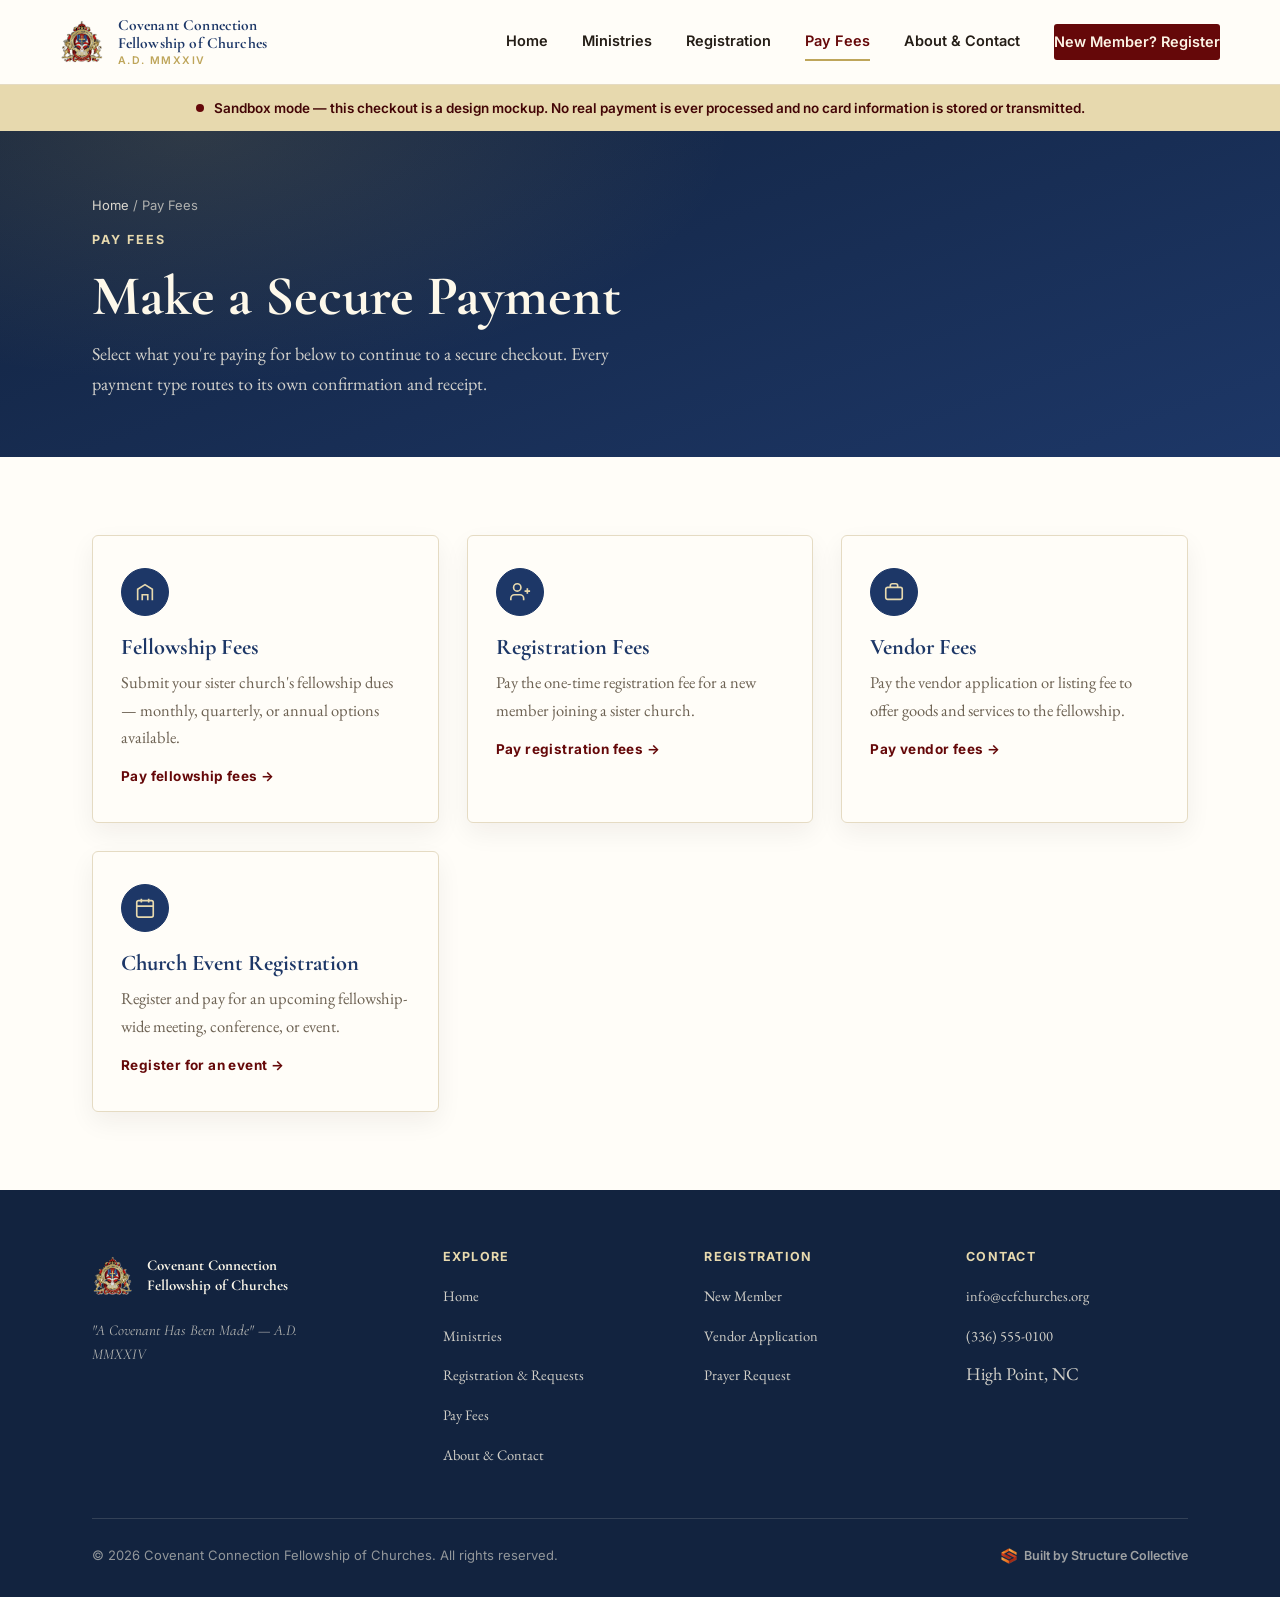
<file: payments/index.html>
<!doctype html>
<html lang="en">
<head>
  <meta charset="utf-8">
  <meta name="viewport" content="width=device-width, initial-scale=1">
  <meta name="description" content="Pay fellowship fees, registration fees, vendor fees, or church event registration for Covenant Connection Fellowship of Churches — secure sandbox checkout.">
  <meta name="theme-color" content="#1d3767">
  <title>Pay Fees | Covenant Connection Fellowship of Churches</title>
  <link rel="canonical" href="https://ccfchurches.org/payments/">
  <link rel="icon" type="image/png" sizes="32x32" href="/assets/images/favicon-32.png">
  <link rel="apple-touch-icon" href="/assets/images/favicon-192.png">
  <link rel="preconnect" href="https://fonts.googleapis.com">
  <link rel="preconnect" href="https://fonts.gstatic.com" crossorigin>
  <link href="https://fonts.googleapis.com/css2?family=Cormorant+Garamond:wght@500;600;700&family=EB+Garamond:wght@400;500;600&family=Inter:wght@400;500;600;700&display=swap" rel="stylesheet">
  <link rel="stylesheet" href="/styles.css">
  <script src="/script.js" defer></script>
</head>
<body>
  <a class="skip-link" href="#main">Skip to main content</a>

  <header class="site-header">
    <div class="container header-inner">
      <a class="brand" href="/">
        <img src="/assets/images/ccfc-crest.png" alt="Covenant Connection Fellowship of Churches crest">
        <span class="brand-text">
          <span class="full-name">Covenant Connection<br>Fellowship of Churches</span>
          <span class="sub">A.D. MMXXIV</span>
        </span>
      </a>
      <nav class="main-nav" aria-label="Primary">
        <a href="/">Home</a>
        <a href="/ministries/">Ministries</a>
        <a href="/registration/">Registration</a>
        <a href="/payments/" aria-current="page">Pay Fees</a>
        <a href="/about/">About &amp; Contact</a>
        <a class="nav-cta" href="/registration/">New Member? Register</a>
      </nav>
      <button class="nav-toggle" aria-label="Toggle navigation menu" aria-expanded="false">
        <span></span>
      </button>
    </div>
  </header>

  <div class="sandbox-banner">
    <div class="container">
      <span class="dot" aria-hidden="true"></span>
      <span>Sandbox mode — this checkout is a design mockup. No real payment is ever processed and no card information is stored or transmitted.</span>
    </div>
  </div>

  <main id="main">
    <section class="page-hero">
      <div class="container">
        <div class="breadcrumb"><a href="/">Home</a> / Pay Fees</div>
        <span class="eyebrow">Pay Fees</span>
        <h1>Make a Secure Payment</h1>
        <p>Select what you're paying for below to continue to a secure checkout. Every payment type routes to its own confirmation and receipt.</p>
      </div>
    </section>

    <section class="section-paper">
      <div class="container">
        <div class="card-grid">
          <a class="card payment-type-card" href="/payments/fellowship-fees/">
            <span class="card-mark" aria-hidden="true">
              <svg width="22" height="22" viewBox="0 0 24 24" fill="none" stroke="currentColor" stroke-width="1.8"><path d="M4 21V9l8-5 8 5v12"/><path d="M9 21v-6h6v6"/></svg>
            </span>
            <h3>Fellowship Fees</h3>
            <p>Submit your sister church's fellowship dues — monthly, quarterly, or annual options available.</p>
            <span class="card-link">Pay fellowship fees →</span>
          </a>
          <a class="card payment-type-card" href="/payments/registration-fees/">
            <span class="card-mark" aria-hidden="true">
              <svg width="22" height="22" viewBox="0 0 24 24" fill="none" stroke="currentColor" stroke-width="1.8"><path d="M16 21v-2a4 4 0 0 0-4-4H6a4 4 0 0 0-4 4v2"/><circle cx="9" cy="7" r="4"/><path d="M20 8v6M23 11h-6"/></svg>
            </span>
            <h3>Registration Fees</h3>
            <p>Pay the one-time registration fee for a new member joining a sister church.</p>
            <span class="card-link">Pay registration fees →</span>
          </a>
          <a class="card payment-type-card" href="/payments/vendor-fees/">
            <span class="card-mark" aria-hidden="true">
              <svg width="22" height="22" viewBox="0 0 24 24" fill="none" stroke="currentColor" stroke-width="1.8"><rect x="3" y="7" width="18" height="13" rx="2"/><path d="M8 7V5a2 2 0 0 1 2-2h4a2 2 0 0 1 2 2v2"/></svg>
            </span>
            <h3>Vendor Fees</h3>
            <p>Pay the vendor application or listing fee to offer goods and services to the fellowship.</p>
            <span class="card-link">Pay vendor fees →</span>
          </a>
          <a class="card payment-type-card" href="/payments/event-registration/">
            <span class="card-mark" aria-hidden="true">
              <svg width="22" height="22" viewBox="0 0 24 24" fill="none" stroke="currentColor" stroke-width="1.8"><rect x="3" y="4" width="18" height="18" rx="2"/><path d="M16 2v4M8 2v4M3 10h18"/></svg>
            </span>
            <h3>Church Event Registration</h3>
            <p>Register and pay for an upcoming fellowship-wide meeting, conference, or event.</p>
            <span class="card-link">Register for an event →</span>
          </a>
        </div>
      </div>
    </section>
  </main>

  <footer class="site-footer">
    <div class="container">
      <div class="footer-grid">
        <div>
          <div class="footer-brand">
            <img src="/assets/images/ccfc-crest.png" alt="Covenant Connection Fellowship of Churches">
            <span class="footer-brand-text">Covenant Connection<br>Fellowship of Churches</span>
          </div>
          <p class="footer-tagline">"A Covenant Has Been Made" — A.D. MMXXIV</p>
        </div>
        <div class="footer-col">
          <h4>Explore</h4>
          <ul>
            <li><a href="/">Home</a></li>
            <li><a href="/ministries/">Ministries</a></li>
            <li><a href="/registration/">Registration &amp; Requests</a></li>
            <li><a href="/payments/">Pay Fees</a></li>
            <li><a href="/about/">About &amp; Contact</a></li>
          </ul>
        </div>
        <div class="footer-col">
          <h4>Registration</h4>
          <ul>
            <li><a href="/registration/#new-member">New Member</a></li>
            <li><a href="/registration/#vendor">Vendor Application</a></li>
            <li><a href="/registration/#prayer">Prayer Request</a></li>
          </ul>
        </div>
        <div class="footer-col">
          <h4>Contact</h4>
          <ul>
            <li><a href="mailto:info@ccfchurches.org">info@ccfchurches.org</a></li>
            <li><a href="tel:+13365550100">(336) 555-0100</a></li>
            <li>High Point, NC</li>
          </ul>
        </div>
      </div>
      <div class="footer-bottom">
        <span>&copy; <span data-year></span> Covenant Connection Fellowship of Churches. All rights reserved.</span>
        <a class="built-by" href="https://structurecollective.com" target="_blank" rel="noopener">
          <img src="/assets/images/structure-collective-icon.png" alt="" width="16" height="16">
          Built by Structure Collective
        </a>
      </div>
    </div>
  </footer>
</body>
</html>
</file>
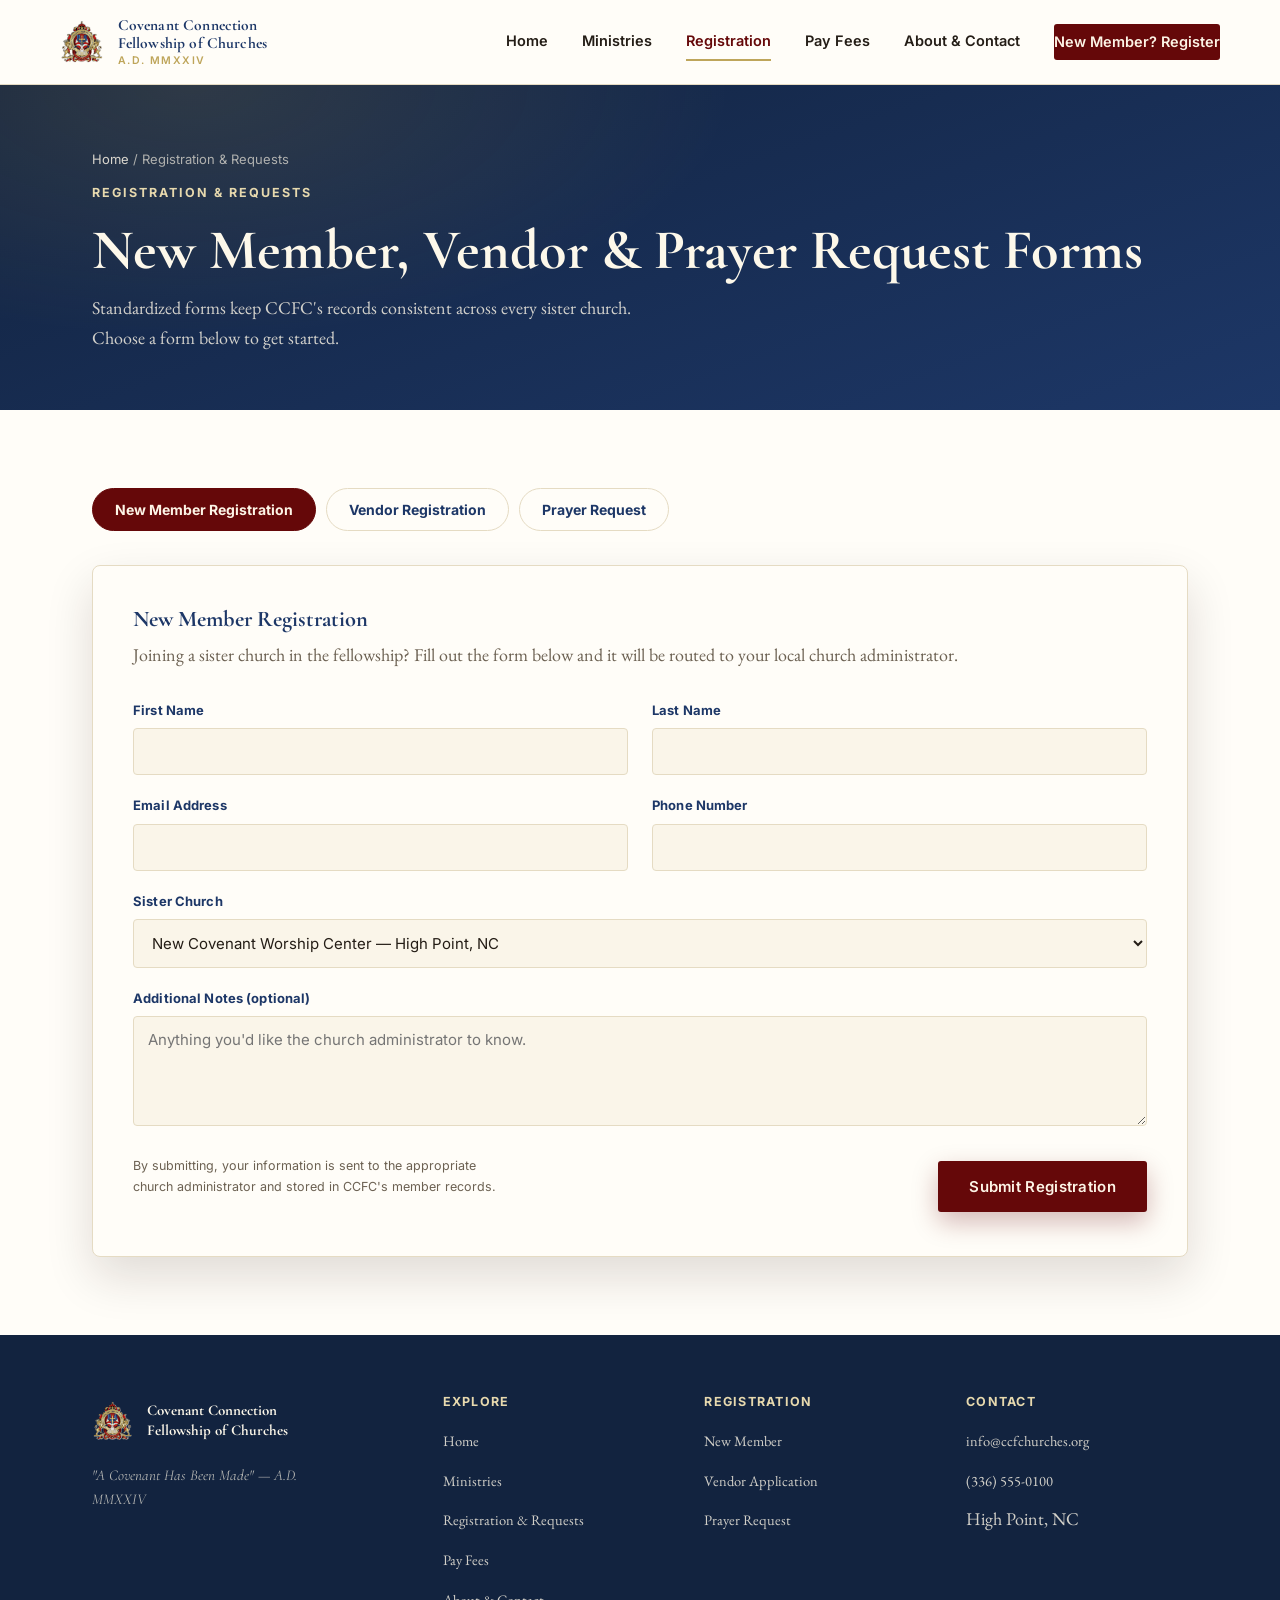
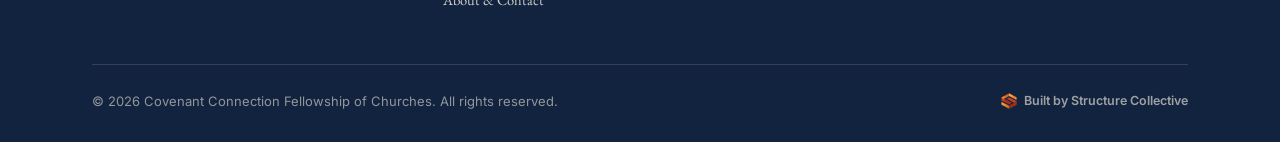
<file: registration/index.html>
<!doctype html>
<html lang="en">
<head>
  <meta charset="utf-8">
  <meta name="viewport" content="width=device-width, initial-scale=1">
  <meta name="description" content="Register as a new member, submit a vendor application, or send a prayer request to Covenant Connection Fellowship of Churches leadership.">
  <meta name="theme-color" content="#1d3767">
  <title>Registration &amp; Requests | Covenant Connection Fellowship of Churches</title>
  <link rel="canonical" href="https://ccfchurches.org/registration/">
  <link rel="icon" type="image/png" sizes="32x32" href="/assets/images/favicon-32.png">
  <link rel="apple-touch-icon" href="/assets/images/favicon-192.png">
  <link rel="preconnect" href="https://fonts.googleapis.com">
  <link rel="preconnect" href="https://fonts.gstatic.com" crossorigin>
  <link href="https://fonts.googleapis.com/css2?family=Cormorant+Garamond:wght@500;600;700&family=EB+Garamond:wght@400;500;600&family=Inter:wght@400;500;600;700&display=swap" rel="stylesheet">
  <link rel="stylesheet" href="/styles.css">
  <script src="/script.js" defer></script>

  <meta property="og:type" content="website">
  <meta property="og:site_name" content="Covenant Connection Fellowship of Churches">
  <meta property="og:title" content="Registration & Requests | Covenant Connection Fellowship of Churches">
  <meta property="og:description" content="Register as a new member, submit a vendor application, or send a prayer request to fellowship leadership.">
  <meta property="og:url" content="https://ccfchurches.org/registration/">
  <meta property="og:image" content="https://ccfchurches.org/assets/images/ccfc-crest.png">
  <meta name="twitter:card" content="summary_large_image">
  <meta name="twitter:title" content="Registration & Requests | Covenant Connection Fellowship of Churches">
  <meta name="twitter:description" content="Register as a new member, submit a vendor application, or send a prayer request to fellowship leadership.">
  <meta name="twitter:image" content="https://ccfchurches.org/assets/images/ccfc-crest.png">
</head>
<body>
  <a class="skip-link" href="#main">Skip to main content</a>

  <header class="site-header">
    <div class="container header-inner">
      <a class="brand" href="/">
        <img src="/assets/images/ccfc-crest.png" alt="Covenant Connection Fellowship of Churches crest">
        <span class="brand-text">
          <span class="full-name">Covenant Connection<br>Fellowship of Churches</span>
          <span class="sub">A.D. MMXXIV</span>
        </span>
      </a>
      <nav class="main-nav" aria-label="Primary">
        <a href="/">Home</a>
        <a href="/ministries/">Ministries</a>
        <a href="/registration/" aria-current="page">Registration</a>
        <a href="/payments/">Pay Fees</a>
        <a href="/about/">About &amp; Contact</a>
        <a class="nav-cta" href="/registration/">New Member? Register</a>
      </nav>
      <button class="nav-toggle" aria-label="Toggle navigation menu" aria-expanded="false">
        <span></span>
      </button>
    </div>
  </header>

  <main id="main">
    <section class="page-hero">
      <div class="container">
        <div class="breadcrumb"><a href="/">Home</a> / Registration &amp; Requests</div>
        <span class="eyebrow">Registration &amp; Requests</span>
        <h1>New Member, Vendor &amp; Prayer Request Forms</h1>
        <p>Standardized forms keep CCFC's records consistent across every sister church. Choose a form below to get started.</p>
      </div>
    </section>

    <section class="section-paper">
      <div class="container">
        <div class="form-tabs" role="tablist" aria-label="Registration forms">
          <button class="form-tab" role="tab" data-target="new-member" aria-selected="true">New Member Registration</button>
          <button class="form-tab" role="tab" data-target="vendor" aria-selected="false">Vendor Registration</button>
          <button class="form-tab" role="tab" data-target="prayer" aria-selected="false">Prayer Request</button>
        </div>

        <!-- New Member -->
        <div class="form-panel active" id="new-member">
          <div class="form-card">
            <h3>New Member Registration</h3>
            <p class="muted">Joining a sister church in the fellowship? Fill out the form below and it will be routed to your local church administrator.</p>
            <form data-mock-form aria-describedby="new-member-disclaimer">
              <div class="form-grid">
                <div class="field">
                  <label for="nm-first">First Name</label>
                  <input id="nm-first" type="text" required>
                </div>
                <div class="field">
                  <label for="nm-last">Last Name</label>
                  <input id="nm-last" type="text" required>
                </div>
                <div class="field">
                  <label for="nm-email">Email Address</label>
                  <input id="nm-email" type="email" required>
                </div>
                <div class="field">
                  <label for="nm-phone">Phone Number</label>
                  <input id="nm-phone" type="tel">
                </div>
                <div class="field full">
                  <label for="nm-church">Sister Church</label>
                  <select id="nm-church">
                    <option>New Covenant Worship Center — High Point, NC</option>
                    <option>[Sister Church Name]</option>
                    <option>[Sister Church Name]</option>
                    <option>Not sure — please contact me</option>
                  </select>
                </div>
                <div class="field full">
                  <label for="nm-notes">Additional Notes (optional)</label>
                  <textarea id="nm-notes" placeholder="Anything you'd like the church administrator to know."></textarea>
                </div>
              </div>
              <div class="form-footer">
                <p class="form-disclaimer" id="new-member-disclaimer">By submitting, your information is sent to the appropriate church administrator and stored in CCFC's member records.</p>
                <button type="submit" class="btn btn-primary">Submit Registration</button>
              </div>
            </form>
            <div class="form-success" role="status">
              <span aria-hidden="true">✓</span>
              <span>Thank you — this is a design mockup, so your form wasn't actually submitted. In the live site, this would be sent to your church administrator.</span>
            </div>
          </div>
        </div>

        <!-- Vendor -->
        <div class="form-panel" id="vendor">
          <div class="form-card">
            <h3>Vendor Registration</h3>
            <p class="muted">Interested in providing goods or services to CCFC or a sister church? Submit your information below.</p>
            <form data-mock-form aria-describedby="vendor-disclaimer">
              <div class="form-grid">
                <div class="field">
                  <label for="v-business">Business Name</label>
                  <input id="v-business" type="text" required>
                </div>
                <div class="field">
                  <label for="v-contact">Contact Name</label>
                  <input id="v-contact" type="text" required>
                </div>
                <div class="field">
                  <label for="v-email">Email Address</label>
                  <input id="v-email" type="email" required>
                </div>
                <div class="field">
                  <label for="v-phone">Phone Number</label>
                  <input id="v-phone" type="tel">
                </div>
                <div class="field full">
                  <label for="v-service">Type of Goods / Services</label>
                  <input id="v-service" type="text" placeholder="e.g. catering, printing, facilities">
                </div>
                <div class="field full">
                  <label for="v-notes">Additional Details (optional)</label>
                  <textarea id="v-notes" placeholder="Tell us more about what you offer."></textarea>
                </div>
              </div>
              <div class="form-footer">
                <p class="form-disclaimer" id="vendor-disclaimer">By submitting, your information is sent to CCFC's administrative team and stored in the fellowship's vendor records.</p>
                <button type="submit" class="btn btn-primary">Submit Application</button>
              </div>
            </form>
            <div class="form-success" role="status">
              <span aria-hidden="true">✓</span>
              <span>Thank you — this is a design mockup, so your form wasn't actually submitted. In the live site, this would be sent to CCFC's administrative team.</span>
            </div>
          </div>
        </div>

        <!-- Prayer Request -->
        <div class="form-panel" id="prayer">
          <div class="form-card">
            <h3>Prayer Request</h3>
            <p class="muted">Share a prayer request with fellowship ministers. Requests are routed privately and are not publicly posted.</p>
            <form data-mock-form aria-describedby="prayer-disclaimer">
              <div class="form-grid">
                <div class="field">
                  <label for="pr-name">Full Name</label>
                  <input id="pr-name" type="text" required>
                </div>
                <div class="field">
                  <label for="pr-email">Email Address</label>
                  <input id="pr-email" type="email" required>
                </div>
                <div class="field full">
                  <label for="pr-church">Sister Church (optional)</label>
                  <input id="pr-church" type="text" placeholder="[Sister Church Name]">
                </div>
                <div class="field full">
                  <label for="pr-request">Prayer Request</label>
                  <textarea id="pr-request" required placeholder="Share as much or as little as you'd like."></textarea>
                </div>
                <div class="field full">
                  <label style="display:flex; align-items:center; gap:10px; font-weight:500;">
                    <input type="checkbox" style="width:auto;"> Keep this request confidential to fellowship ministers only
                  </label>
                </div>
              </div>
              <div class="form-footer">
                <p class="form-disclaimer" id="prayer-disclaimer">Requests are routed directly to the appropriate ministers and access is restricted to authorized personnel.</p>
                <button type="submit" class="btn btn-primary">Send Prayer Request</button>
              </div>
            </form>
            <div class="form-success" role="status">
              <span aria-hidden="true">✓</span>
              <span>Thank you — this is a design mockup, so your request wasn't actually submitted. In the live site, this would be routed to fellowship ministers.</span>
            </div>
          </div>
        </div>
      </div>
    </section>
  </main>

  <footer class="site-footer">
    <div class="container">
      <div class="footer-grid">
        <div>
          <div class="footer-brand">
            <img src="/assets/images/ccfc-crest.png" alt="Covenant Connection Fellowship of Churches">
            <span class="footer-brand-text">Covenant Connection<br>Fellowship of Churches</span>
          </div>
          <p class="footer-tagline">"A Covenant Has Been Made" — A.D. MMXXIV</p>
        </div>
        <div class="footer-col">
          <h4>Explore</h4>
          <ul>
            <li><a href="/">Home</a></li>
            <li><a href="/ministries/">Ministries</a></li>
            <li><a href="/registration/">Registration &amp; Requests</a></li>
            <li><a href="/payments/">Pay Fees</a></li>
            <li><a href="/about/">About &amp; Contact</a></li>
          </ul>
        </div>
        <div class="footer-col">
          <h4>Registration</h4>
          <ul>
            <li><a href="/registration/#new-member">New Member</a></li>
            <li><a href="/registration/#vendor">Vendor Application</a></li>
            <li><a href="/registration/#prayer">Prayer Request</a></li>
          </ul>
        </div>
        <div class="footer-col">
          <h4>Contact</h4>
          <ul>
            <li><a href="mailto:info@ccfchurches.org">info@ccfchurches.org</a></li>
            <li><a href="tel:+13365550100">(336) 555-0100</a></li>
            <li>High Point, NC</li>
          </ul>
        </div>
      </div>
      <div class="footer-bottom">
        <span>&copy; <span data-year></span> Covenant Connection Fellowship of Churches. All rights reserved.</span>
        <a class="built-by" href="https://structurecollective.com" target="_blank" rel="noopener">
          <img src="/assets/images/structure-collective-icon.png" alt="" width="16" height="16">
          Built by Structure Collective
        </a>
      </div>
    </div>
  </footer>
</body>
</html>
</file>
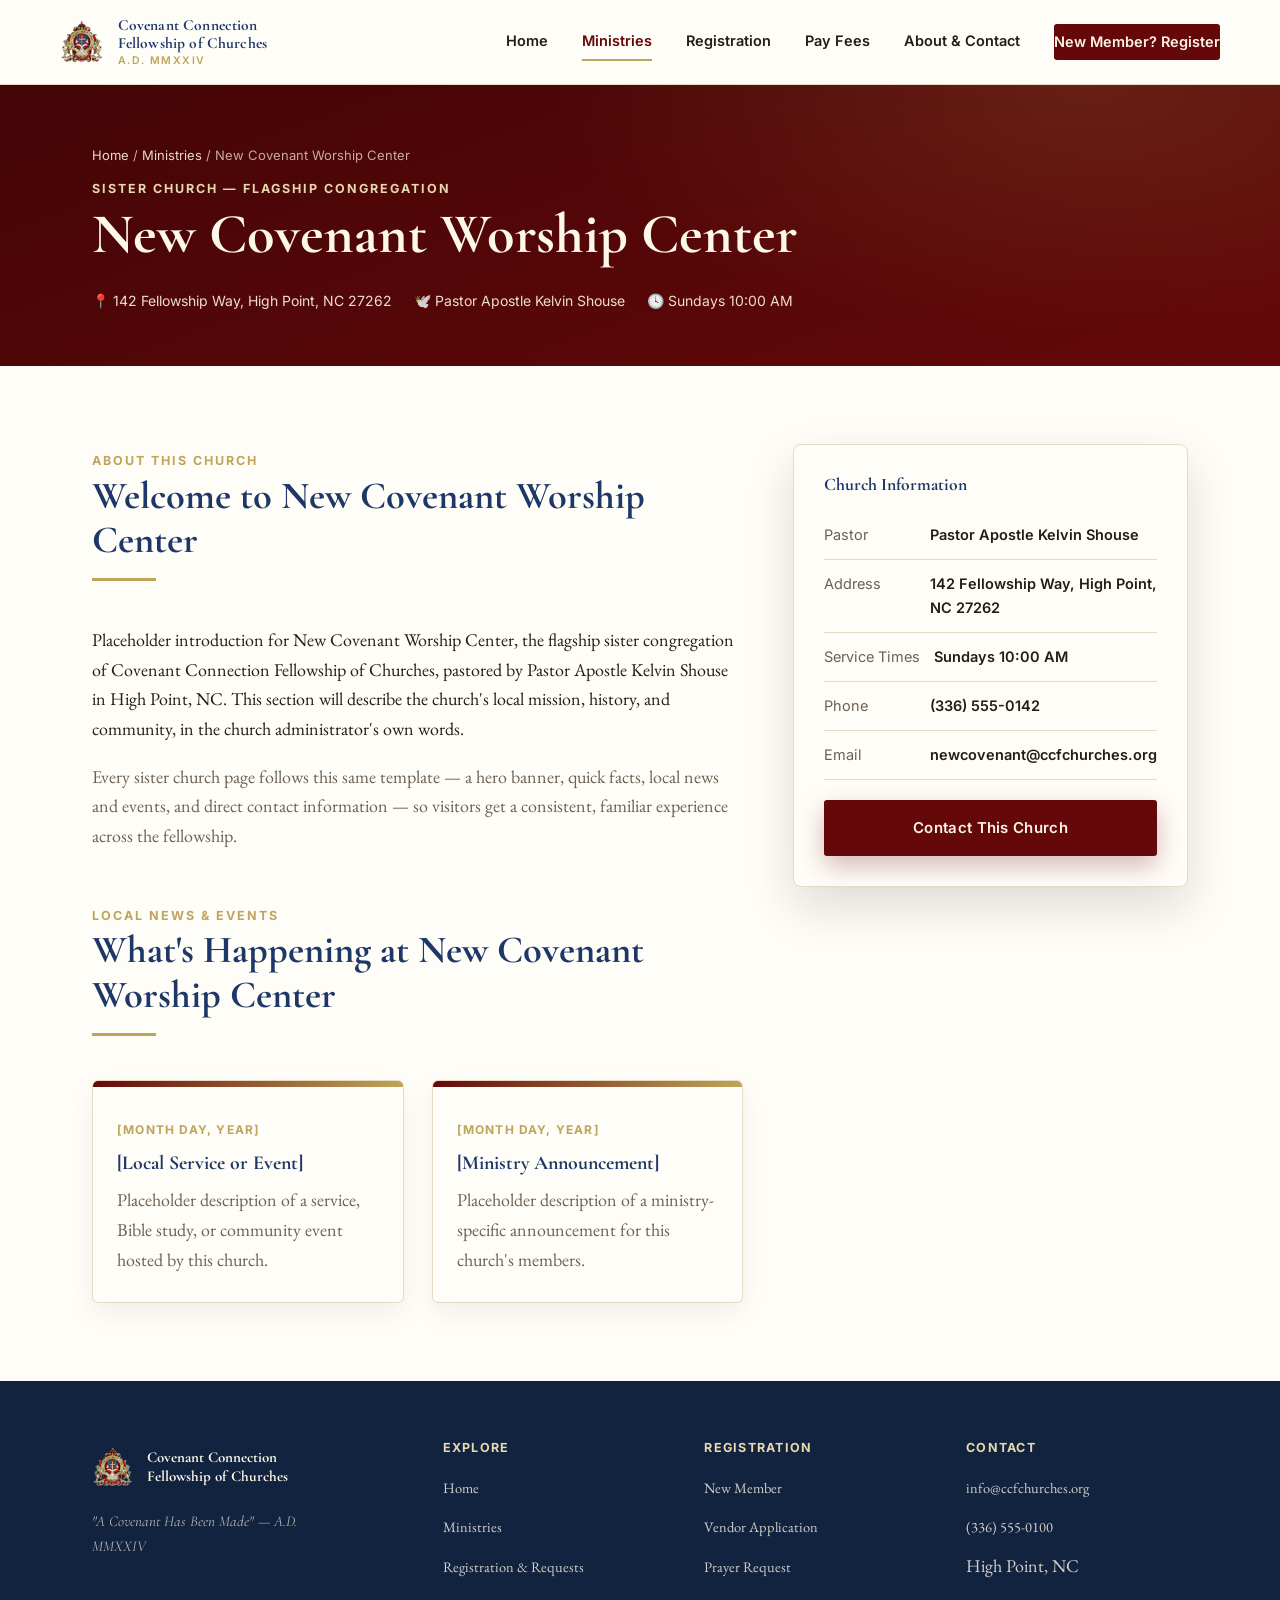
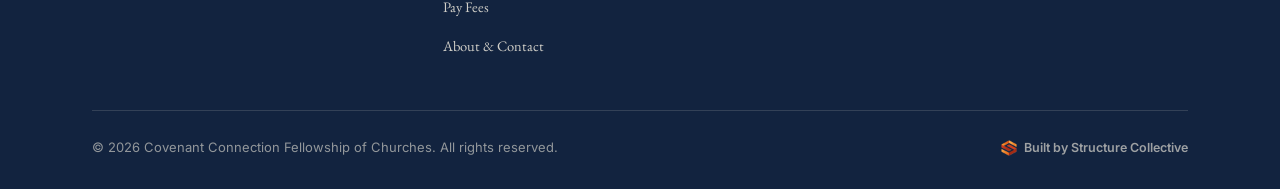
<file: ministries/example-church/index.html>
<!doctype html>
<html lang="en">
<head>
  <meta charset="utf-8">
  <meta name="viewport" content="width=device-width, initial-scale=1">
  <meta name="description" content="New Covenant Worship Center — a sister church of Covenant Connection Fellowship of Churches in High Point, NC, pastored by Pastor Apostle Kelvin Shouse.">
  <meta name="theme-color" content="#650809">
  <title>New Covenant Worship Center | Covenant Connection Fellowship of Churches</title>
  <link rel="canonical" href="https://ccfchurches.org/ministries/example-church/">
  <link rel="icon" type="image/png" sizes="32x32" href="/assets/images/favicon-32.png">
  <link rel="apple-touch-icon" href="/assets/images/favicon-192.png">
  <link rel="preconnect" href="https://fonts.googleapis.com">
  <link rel="preconnect" href="https://fonts.gstatic.com" crossorigin>
  <link href="https://fonts.googleapis.com/css2?family=Cormorant+Garamond:wght@500;600;700&family=EB+Garamond:wght@400;500;600&family=Inter:wght@400;500;600;700&display=swap" rel="stylesheet">
  <link rel="stylesheet" href="/styles.css">
  <script src="/script.js" defer></script>
</head>
<body>
  <a class="skip-link" href="#main">Skip to main content</a>

  <header class="site-header">
    <div class="container header-inner">
      <a class="brand" href="/">
        <img src="/assets/images/ccfc-crest.png" alt="Covenant Connection Fellowship of Churches crest">
        <span class="brand-text">
          <span class="full-name">Covenant Connection<br>Fellowship of Churches</span>
          <span class="sub">A.D. MMXXIV</span>
        </span>
      </a>
      <nav class="main-nav" aria-label="Primary">
        <a href="/">Home</a>
        <a href="/ministries/" aria-current="page">Ministries</a>
        <a href="/registration/">Registration</a>
        <a href="/payments/">Pay Fees</a>
        <a href="/about/">About &amp; Contact</a>
        <a class="nav-cta" href="/registration/">New Member? Register</a>
      </nav>
      <button class="nav-toggle" aria-label="Toggle navigation menu" aria-expanded="false">
        <span></span>
      </button>
    </div>
  </header>

  <main id="main">
    <section class="church-hero">
      <div class="container">
        <div class="breadcrumb"><a href="/">Home</a> / <a href="/ministries/">Ministries</a> / New Covenant Worship Center</div>
        <span class="eyebrow" style="color:var(--gold-light);">Sister Church — Flagship Congregation</span>
        <h1>New Covenant Worship Center</h1>
        <div class="church-meta">
          <span>📍 142 Fellowship Way, High Point, NC 27262</span>
          <span>🕊️ Pastor Apostle Kelvin Shouse</span>
          <span>🕓 Sundays 10:00 AM</span>
        </div>
      </div>
    </section>

    <section class="section-paper">
      <div class="container profile-grid">
        <div>
          <div class="section-head">
            <span class="eyebrow">About this church</span>
            <h2>Welcome to New Covenant Worship Center</h2>
            <div class="divider"></div>
          </div>
          <p>Placeholder introduction for New Covenant Worship Center, the flagship sister congregation of Covenant Connection Fellowship of Churches, pastored by Pastor Apostle Kelvin Shouse in High Point, NC. This section will describe the church's local mission, history, and community, in the church administrator's own words.</p>
          <p class="muted">Every sister church page follows this same template — a hero banner, quick facts, local news and events, and direct contact information — so visitors get a consistent, familiar experience across the fellowship.</p>

          <div class="section-head" style="margin-top:48px;">
            <span class="eyebrow">Local news &amp; events</span>
            <h2>What's Happening at New Covenant Worship Center</h2>
            <div class="divider"></div>
          </div>
          <div class="news-grid" style="grid-template-columns: 1fr 1fr;">
            <article class="news-card">
              <div class="news-band"></div>
              <div class="news-card-body">
                <span class="news-date">[Month Day, Year]</span>
                <h3>[Local Service or Event]</h3>
                <p>Placeholder description of a service, Bible study, or community event hosted by this church.</p>
              </div>
            </article>
            <article class="news-card">
              <div class="news-band"></div>
              <div class="news-card-body">
                <span class="news-date">[Month Day, Year]</span>
                <h3>[Ministry Announcement]</h3>
                <p>Placeholder description of a ministry-specific announcement for this church's members.</p>
              </div>
            </article>
          </div>
        </div>

        <aside class="info-panel">
          <h3>Church Information</h3>
          <div class="info-row"><span class="label">Pastor</span><span class="value">Pastor Apostle Kelvin Shouse</span></div>
          <div class="info-row"><span class="label">Address</span><span class="value">142 Fellowship Way, High Point, NC 27262</span></div>
          <div class="info-row"><span class="label">Service Times</span><span class="value">Sundays 10:00 AM</span></div>
          <div class="info-row"><span class="label">Phone</span><span class="value">(336) 555-0142</span></div>
          <div class="info-row"><span class="label">Email</span><span class="value">newcovenant@ccfchurches.org</span></div>
          <a class="btn btn-primary" href="/about/#contact" style="width:100%; justify-content:center; margin-top:20px;">Contact This Church</a>
        </aside>
      </div>
    </section>
  </main>

  <footer class="site-footer">
    <div class="container">
      <div class="footer-grid">
        <div>
          <div class="footer-brand">
            <img src="/assets/images/ccfc-crest.png" alt="Covenant Connection Fellowship of Churches">
            <span class="footer-brand-text">Covenant Connection<br>Fellowship of Churches</span>
          </div>
          <p class="footer-tagline">"A Covenant Has Been Made" — A.D. MMXXIV</p>
        </div>
        <div class="footer-col">
          <h4>Explore</h4>
          <ul>
            <li><a href="/">Home</a></li>
            <li><a href="/ministries/">Ministries</a></li>
            <li><a href="/registration/">Registration &amp; Requests</a></li>
            <li><a href="/payments/">Pay Fees</a></li>
            <li><a href="/about/">About &amp; Contact</a></li>
          </ul>
        </div>
        <div class="footer-col">
          <h4>Registration</h4>
          <ul>
            <li><a href="/registration/#new-member">New Member</a></li>
            <li><a href="/registration/#vendor">Vendor Application</a></li>
            <li><a href="/registration/#prayer">Prayer Request</a></li>
          </ul>
        </div>
        <div class="footer-col">
          <h4>Contact</h4>
          <ul>
            <li><a href="mailto:info@ccfchurches.org">info@ccfchurches.org</a></li>
            <li><a href="tel:+13365550100">(336) 555-0100</a></li>
            <li>High Point, NC</li>
          </ul>
        </div>
      </div>
      <div class="footer-bottom">
        <span>&copy; <span data-year></span> Covenant Connection Fellowship of Churches. All rights reserved.</span>
        <a class="built-by" href="https://structurecollective.com" target="_blank" rel="noopener">
          <img src="/assets/images/structure-collective-icon.png" alt="" width="16" height="16">
          Built by Structure Collective
        </a>
      </div>
    </div>
  </footer>
</body>
</html>
</file>
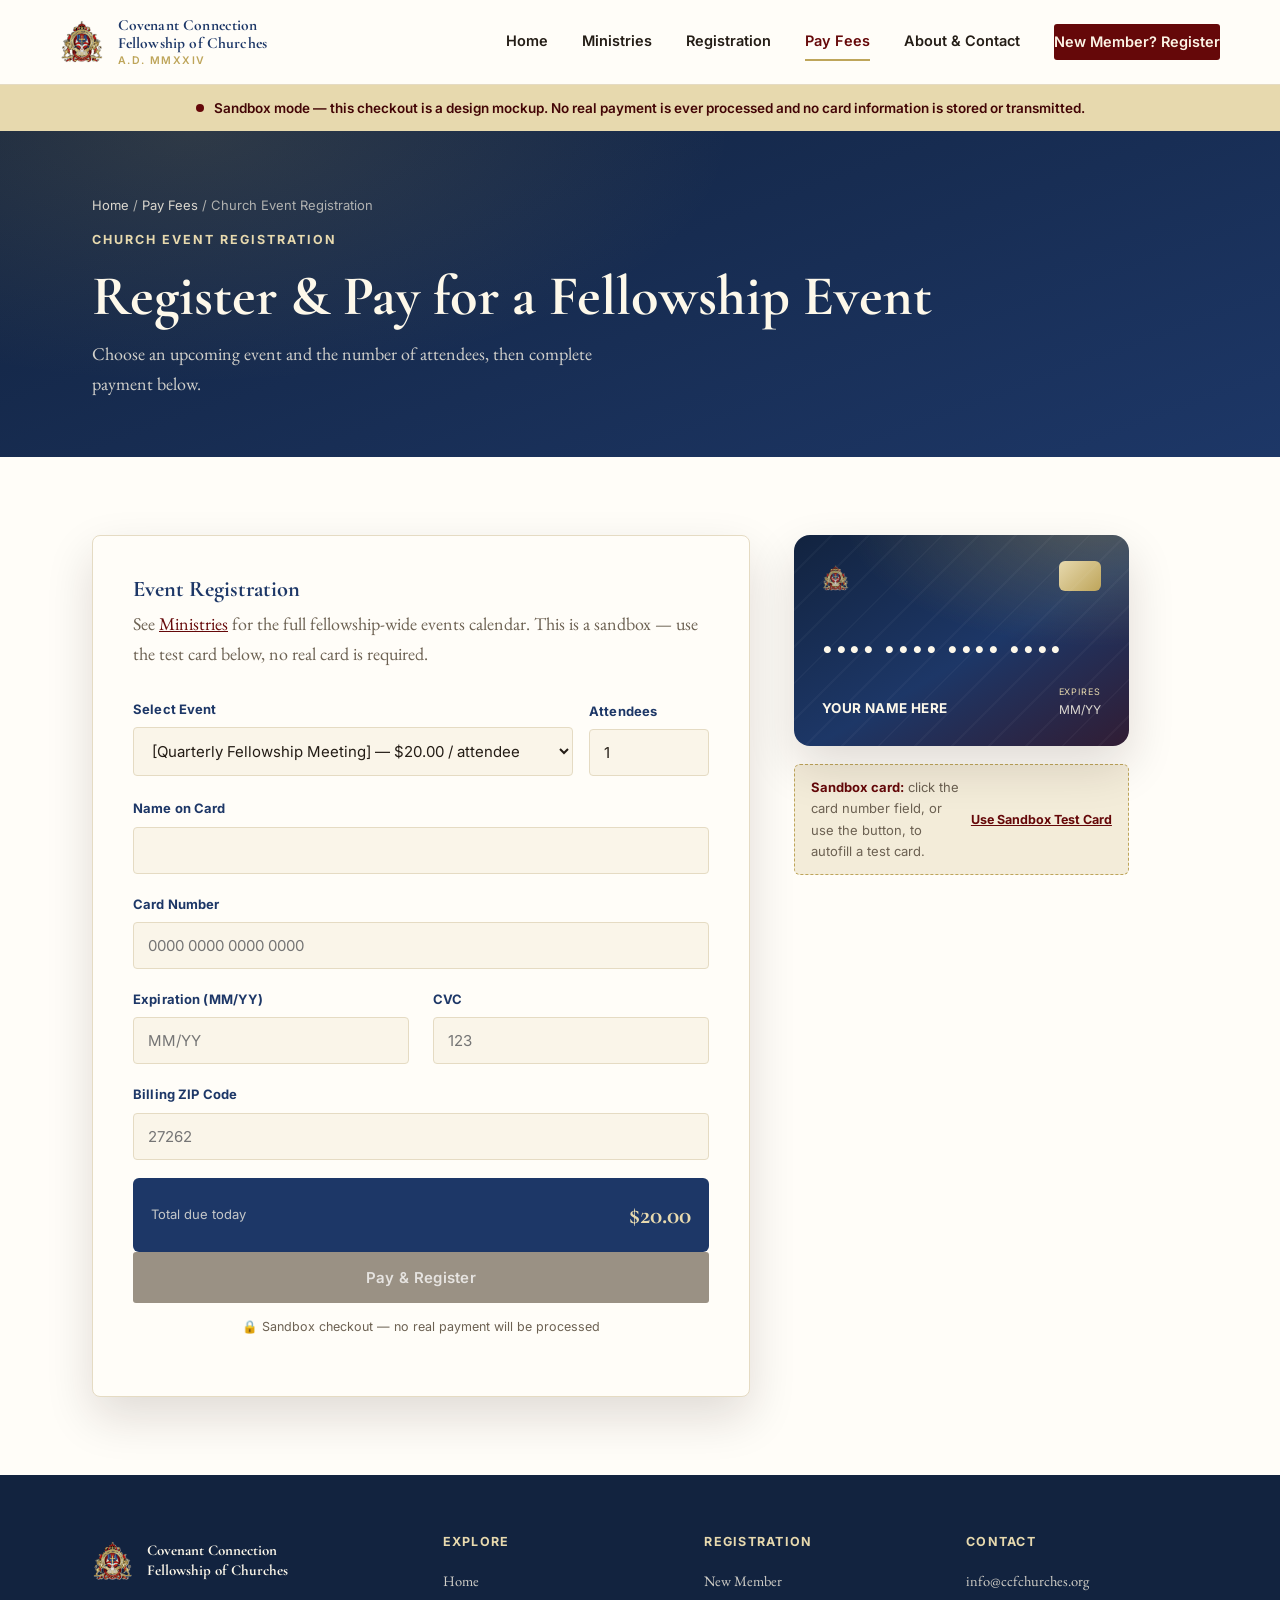
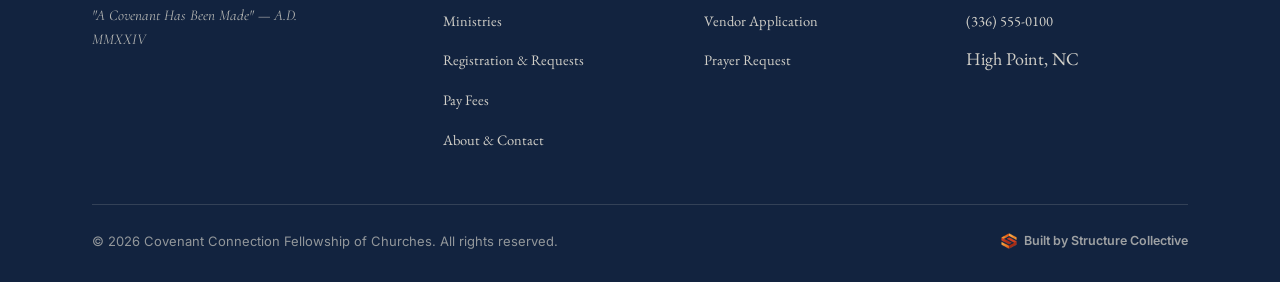
<file: payments/event-registration/index.html>
<!doctype html>
<html lang="en">
<head>
  <meta charset="utf-8">
  <meta name="viewport" content="width=device-width, initial-scale=1">
  <meta name="description" content="Register and pay for an upcoming Covenant Connection Fellowship of Churches meeting, conference, or event — secure sandbox checkout.">
  <meta name="theme-color" content="#1d3767">
  <title>Church Event Registration | Covenant Connection Fellowship of Churches</title>
  <link rel="canonical" href="https://ccfchurches.org/payments/event-registration/">
  <link rel="icon" type="image/png" sizes="32x32" href="/assets/images/favicon-32.png">
  <link rel="apple-touch-icon" href="/assets/images/favicon-192.png">
  <link rel="preconnect" href="https://fonts.googleapis.com">
  <link rel="preconnect" href="https://fonts.gstatic.com" crossorigin>
  <link href="https://fonts.googleapis.com/css2?family=Cormorant+Garamond:wght@500;600;700&family=EB+Garamond:wght@400;500;600&family=Inter:wght@400;500;600;700&display=swap" rel="stylesheet">
  <link rel="stylesheet" href="/styles.css">
  <script src="/script.js" defer></script>
</head>
<body>
  <a class="skip-link" href="#main">Skip to main content</a>

  <header class="site-header">
    <div class="container header-inner">
      <a class="brand" href="/">
        <img src="/assets/images/ccfc-crest.png" alt="Covenant Connection Fellowship of Churches crest">
        <span class="brand-text">
          <span class="full-name">Covenant Connection<br>Fellowship of Churches</span>
          <span class="sub">A.D. MMXXIV</span>
        </span>
      </a>
      <nav class="main-nav" aria-label="Primary">
        <a href="/">Home</a>
        <a href="/ministries/">Ministries</a>
        <a href="/registration/">Registration</a>
        <a href="/payments/" aria-current="page">Pay Fees</a>
        <a href="/about/">About &amp; Contact</a>
        <a class="nav-cta" href="/registration/">New Member? Register</a>
      </nav>
      <button class="nav-toggle" aria-label="Toggle navigation menu" aria-expanded="false">
        <span></span>
      </button>
    </div>
  </header>

  <div class="sandbox-banner">
    <div class="container">
      <span class="dot" aria-hidden="true"></span>
      <span>Sandbox mode — this checkout is a design mockup. No real payment is ever processed and no card information is stored or transmitted.</span>
    </div>
  </div>

  <main id="main">
    <section class="page-hero">
      <div class="container">
        <div class="breadcrumb"><a href="/">Home</a> / <a href="/payments/">Pay Fees</a> / Church Event Registration</div>
        <span class="eyebrow">Church Event Registration</span>
        <h1>Register &amp; Pay for a Fellowship Event</h1>
        <p>Choose an upcoming event and the number of attendees, then complete payment below.</p>
      </div>
    </section>

    <section class="section-paper">
      <div class="container">
        <div class="payment-layout">
          <div>
            <div class="form-card">
              <h3>Event Registration</h3>
              <p class="muted">See <a href="/ministries/" style="color:var(--maroon);">Ministries</a> for the full fellowship-wide events calendar. This is a sandbox — use the test card below, no real card is required.</p>

              <form id="paymentForm" data-payment-type="Church Event Registration">
                <div class="field full" style="margin-bottom:8px;">
                  <div class="event-select-row">
                    <div class="field">
                      <label for="pay-event-select">Select Event</label>
                      <select id="pay-event-select">
                        <option data-price="20.00">[Quarterly Fellowship Meeting] — $20.00 / attendee</option>
                        <option data-price="45.00">[Fellowship Conference / Revival] — $45.00 / attendee</option>
                        <option data-price="15.00">[Ministry Event Spotlight] — $15.00 / attendee</option>
                      </select>
                    </div>
                    <div class="qty-field">
                      <label for="pay-event-qty">Attendees</label>
                      <input id="pay-event-qty" type="number" min="1" max="20" value="1">
                    </div>
                  </div>
                </div>

                <div class="form-grid" style="margin-top:22px;">
                  <div class="field full">
                    <label for="pay-name">Name on Card</label>
                    <input id="pay-name" type="text" autocomplete="off" required>
                  </div>
                  <div class="field full">
                    <label for="pay-number">Card Number</label>
                    <input id="pay-number" type="text" inputmode="numeric" autocomplete="off" placeholder="0000 0000 0000 0000" required>
                  </div>
                  <div class="field">
                    <label for="pay-expiry">Expiration (MM/YY)</label>
                    <input id="pay-expiry" type="text" inputmode="numeric" autocomplete="off" placeholder="MM/YY" required>
                  </div>
                  <div class="field">
                    <label for="pay-cvc">CVC</label>
                    <input id="pay-cvc" type="text" inputmode="numeric" autocomplete="off" placeholder="123" required>
                  </div>
                  <div class="field full">
                    <label for="pay-zip">Billing ZIP Code</label>
                    <input id="pay-zip" type="text" inputmode="numeric" autocomplete="off" placeholder="27262">
                  </div>
                </div>

                <div class="amount-total" data-amount-mode="event">
                  <span class="label">Total due today</span>
                  <span class="value">$0.00</span>
                </div>

                <button type="submit" class="btn btn-pay" disabled>Pay &amp; Register</button>
                <p class="secure-lock">🔒 Sandbox checkout — no real payment will be processed</p>
              </form>
            </div>

            <div class="payment-success" role="status" tabindex="-1">
              <div class="check" aria-hidden="true">✓</div>
              <h3>Payment Successful</h3>
              <p>Thank you for your <span class="success-type">Church Event Registration</span> payment of <span class="success-amount">$0.00</span>. A receipt has been emailed to you.</p>
              <p class="receipt-line">This is a sandbox mockup — no email was actually sent and no funds were transferred.</p>
              <div class="success-actions">
                <a class="btn btn-outline-dark" href="/payments/">Make Another Payment</a>
                <a class="btn btn-primary" href="/">Return Home</a>
              </div>
            </div>
          </div>

          <aside class="payment-aside">
            <div class="card-preview">
              <div class="card-preview-top">
                <img class="card-preview-crest" src="/assets/images/ccfc-crest.png" alt="">
                <div class="card-preview-chip" aria-hidden="true"></div>
              </div>
              <div class="card-preview-number">•••• •••• •••• ••••</div>
              <div class="card-preview-bottom">
                <span class="card-preview-name">YOUR NAME HERE</span>
                <span class="card-preview-expiry"><span class="exp-label">Expires</span><span class="exp-val">MM/YY</span></span>
              </div>
            </div>
            <div class="sandbox-note">
              <span><strong>Sandbox card:</strong> click the card number field, or use the button, to autofill a test card.</span>
              <button type="button" class="sandbox-fill-btn">Use Sandbox Test Card</button>
            </div>
            <p class="sandbox-applied"><span aria-hidden="true">✓</span> Sandbox test card applied — 4242 4242 4242 4242</p>
          </aside>
        </div>
      </div>
    </section>
  </main>

  <footer class="site-footer">
    <div class="container">
      <div class="footer-grid">
        <div>
          <div class="footer-brand">
            <img src="/assets/images/ccfc-crest.png" alt="Covenant Connection Fellowship of Churches">
            <span class="footer-brand-text">Covenant Connection<br>Fellowship of Churches</span>
          </div>
          <p class="footer-tagline">"A Covenant Has Been Made" — A.D. MMXXIV</p>
        </div>
        <div class="footer-col">
          <h4>Explore</h4>
          <ul>
            <li><a href="/">Home</a></li>
            <li><a href="/ministries/">Ministries</a></li>
            <li><a href="/registration/">Registration &amp; Requests</a></li>
            <li><a href="/payments/">Pay Fees</a></li>
            <li><a href="/about/">About &amp; Contact</a></li>
          </ul>
        </div>
        <div class="footer-col">
          <h4>Registration</h4>
          <ul>
            <li><a href="/registration/#new-member">New Member</a></li>
            <li><a href="/registration/#vendor">Vendor Application</a></li>
            <li><a href="/registration/#prayer">Prayer Request</a></li>
          </ul>
        </div>
        <div class="footer-col">
          <h4>Contact</h4>
          <ul>
            <li><a href="mailto:info@ccfchurches.org">info@ccfchurches.org</a></li>
            <li><a href="tel:+13365550100">(336) 555-0100</a></li>
            <li>High Point, NC</li>
          </ul>
        </div>
      </div>
      <div class="footer-bottom">
        <span>&copy; <span data-year></span> Covenant Connection Fellowship of Churches. All rights reserved.</span>
        <a class="built-by" href="https://structurecollective.com" target="_blank" rel="noopener">
          <img src="/assets/images/structure-collective-icon.png" alt="" width="16" height="16">
          Built by Structure Collective
        </a>
      </div>
    </div>
  </footer>
</body>
</html>
</file>
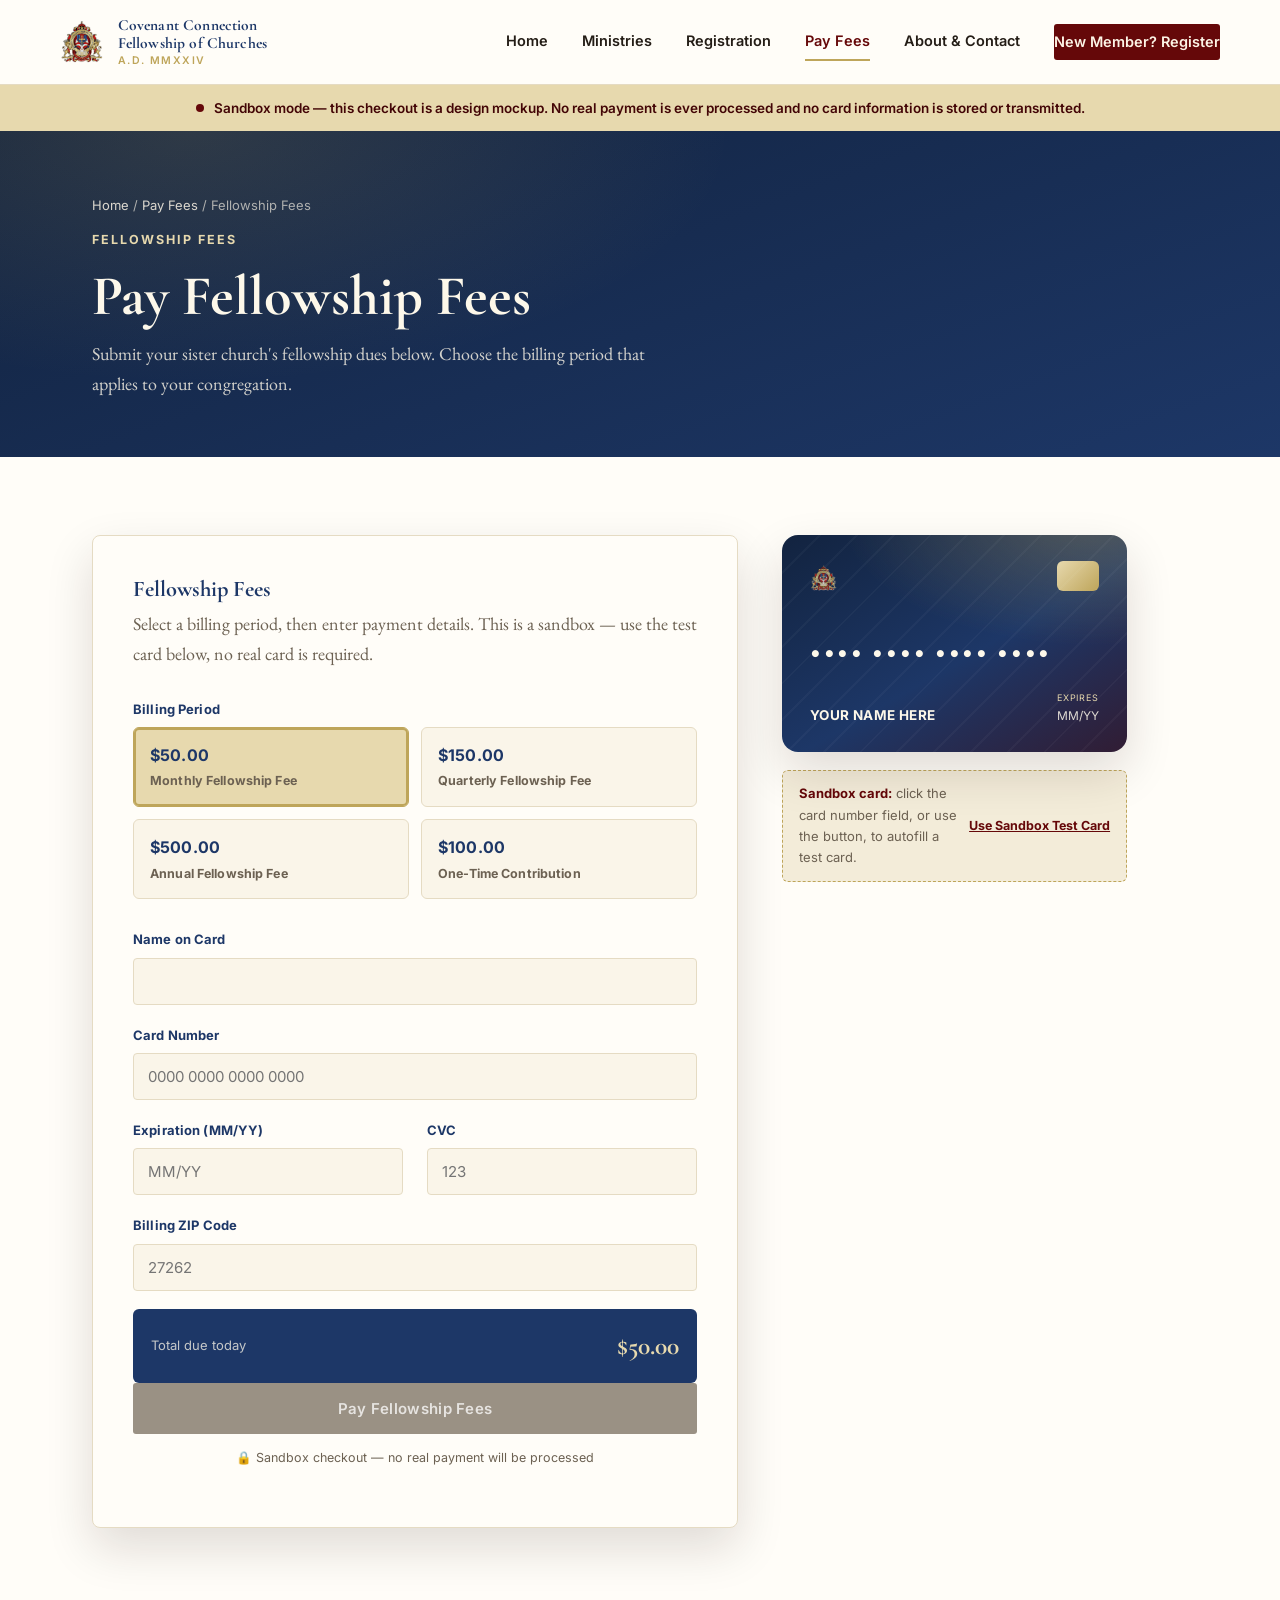
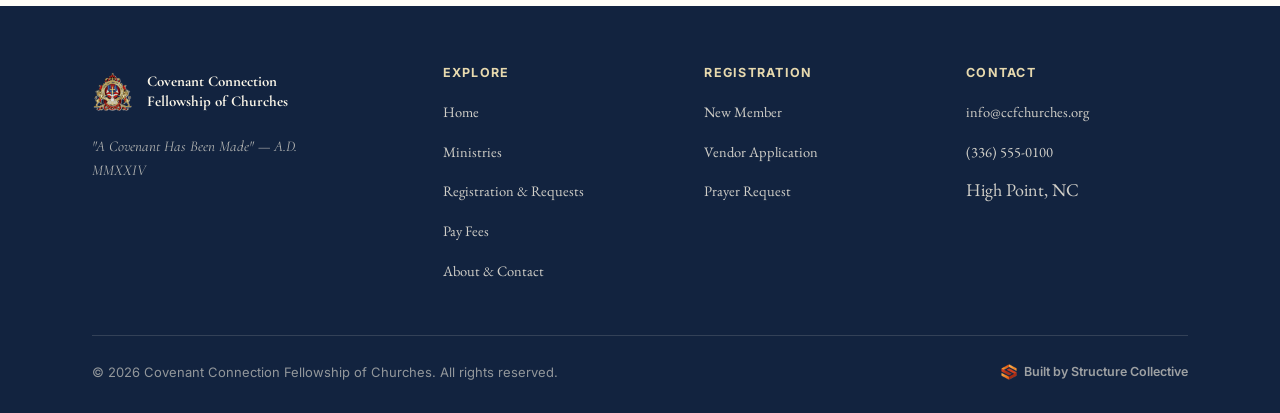
<file: payments/fellowship-fees/index.html>
<!doctype html>
<html lang="en">
<head>
  <meta charset="utf-8">
  <meta name="viewport" content="width=device-width, initial-scale=1">
  <meta name="description" content="Submit your sister church's fellowship dues to Covenant Connection Fellowship of Churches — secure sandbox checkout.">
  <meta name="theme-color" content="#1d3767">
  <title>Pay Fellowship Fees | Covenant Connection Fellowship of Churches</title>
  <link rel="canonical" href="https://ccfchurches.org/payments/fellowship-fees/">
  <link rel="icon" type="image/png" sizes="32x32" href="/assets/images/favicon-32.png">
  <link rel="apple-touch-icon" href="/assets/images/favicon-192.png">
  <link rel="preconnect" href="https://fonts.googleapis.com">
  <link rel="preconnect" href="https://fonts.gstatic.com" crossorigin>
  <link href="https://fonts.googleapis.com/css2?family=Cormorant+Garamond:wght@500;600;700&family=EB+Garamond:wght@400;500;600&family=Inter:wght@400;500;600;700&display=swap" rel="stylesheet">
  <link rel="stylesheet" href="/styles.css">
  <script src="/script.js" defer></script>
</head>
<body>
  <a class="skip-link" href="#main">Skip to main content</a>

  <header class="site-header">
    <div class="container header-inner">
      <a class="brand" href="/">
        <img src="/assets/images/ccfc-crest.png" alt="Covenant Connection Fellowship of Churches crest">
        <span class="brand-text">
          <span class="full-name">Covenant Connection<br>Fellowship of Churches</span>
          <span class="sub">A.D. MMXXIV</span>
        </span>
      </a>
      <nav class="main-nav" aria-label="Primary">
        <a href="/">Home</a>
        <a href="/ministries/">Ministries</a>
        <a href="/registration/">Registration</a>
        <a href="/payments/" aria-current="page">Pay Fees</a>
        <a href="/about/">About &amp; Contact</a>
        <a class="nav-cta" href="/registration/">New Member? Register</a>
      </nav>
      <button class="nav-toggle" aria-label="Toggle navigation menu" aria-expanded="false">
        <span></span>
      </button>
    </div>
  </header>

  <div class="sandbox-banner">
    <div class="container">
      <span class="dot" aria-hidden="true"></span>
      <span>Sandbox mode — this checkout is a design mockup. No real payment is ever processed and no card information is stored or transmitted.</span>
    </div>
  </div>

  <main id="main">
    <section class="page-hero">
      <div class="container">
        <div class="breadcrumb"><a href="/">Home</a> / <a href="/payments/">Pay Fees</a> / Fellowship Fees</div>
        <span class="eyebrow">Fellowship Fees</span>
        <h1>Pay Fellowship Fees</h1>
        <p>Submit your sister church's fellowship dues below. Choose the billing period that applies to your congregation.</p>
      </div>
    </section>

    <section class="section-paper">
      <div class="container">
        <div class="payment-layout">
          <div>
            <div class="form-card">
              <h3>Fellowship Fees</h3>
              <p class="muted">Select a billing period, then enter payment details. This is a sandbox — use the test card below, no real card is required.</p>

              <form id="paymentForm" data-payment-type="Fellowship Fees">
                <div class="field full" style="margin-bottom:22px;">
                  <label>Billing Period</label>
                  <div class="amount-options">
                    <div class="amount-option">
                      <input type="radio" name="amount" id="amt-monthly" value="50.00" checked>
                      <label for="amt-monthly"><span class="amt">$50.00</span><span class="desc">Monthly Fellowship Fee</span></label>
                    </div>
                    <div class="amount-option">
                      <input type="radio" name="amount" id="amt-quarterly" value="150.00">
                      <label for="amt-quarterly"><span class="amt">$150.00</span><span class="desc">Quarterly Fellowship Fee</span></label>
                    </div>
                    <div class="amount-option">
                      <input type="radio" name="amount" id="amt-annual" value="500.00">
                      <label for="amt-annual"><span class="amt">$500.00</span><span class="desc">Annual Fellowship Fee</span></label>
                    </div>
                    <div class="amount-option">
                      <input type="radio" name="amount" id="amt-onetime" value="100.00">
                      <label for="amt-onetime"><span class="amt">$100.00</span><span class="desc">One-Time Contribution</span></label>
                    </div>
                  </div>
                </div>

                <div class="form-grid">
                  <div class="field full">
                    <label for="pay-name">Name on Card</label>
                    <input id="pay-name" type="text" autocomplete="off" required>
                  </div>
                  <div class="field full">
                    <label for="pay-number">Card Number</label>
                    <input id="pay-number" type="text" inputmode="numeric" autocomplete="off" placeholder="0000 0000 0000 0000" required>
                  </div>
                  <div class="field">
                    <label for="pay-expiry">Expiration (MM/YY)</label>
                    <input id="pay-expiry" type="text" inputmode="numeric" autocomplete="off" placeholder="MM/YY" required>
                  </div>
                  <div class="field">
                    <label for="pay-cvc">CVC</label>
                    <input id="pay-cvc" type="text" inputmode="numeric" autocomplete="off" placeholder="123" required>
                  </div>
                  <div class="field full">
                    <label for="pay-zip">Billing ZIP Code</label>
                    <input id="pay-zip" type="text" inputmode="numeric" autocomplete="off" placeholder="27262">
                  </div>
                </div>

                <div class="amount-total" data-amount-mode="radio">
                  <span class="label">Total due today</span>
                  <span class="value">$0.00</span>
                </div>

                <button type="submit" class="btn btn-pay" disabled>Pay Fellowship Fees</button>
                <p class="secure-lock">🔒 Sandbox checkout — no real payment will be processed</p>
              </form>
            </div>

            <div class="payment-success" role="status" tabindex="-1">
              <div class="check" aria-hidden="true">✓</div>
              <h3>Payment Successful</h3>
              <p>Thank you for your <span class="success-type">Fellowship Fees</span> payment of <span class="success-amount">$0.00</span>. A receipt has been emailed to you.</p>
              <p class="receipt-line">This is a sandbox mockup — no email was actually sent and no funds were transferred.</p>
              <div class="success-actions">
                <a class="btn btn-outline-dark" href="/payments/">Make Another Payment</a>
                <a class="btn btn-primary" href="/">Return Home</a>
              </div>
            </div>
          </div>

          <aside class="payment-aside">
            <div class="card-preview">
              <div class="card-preview-top">
                <img class="card-preview-crest" src="/assets/images/ccfc-crest.png" alt="">
                <div class="card-preview-chip" aria-hidden="true"></div>
              </div>
              <div class="card-preview-number">•••• •••• •••• ••••</div>
              <div class="card-preview-bottom">
                <span class="card-preview-name">YOUR NAME HERE</span>
                <span class="card-preview-expiry"><span class="exp-label">Expires</span><span class="exp-val">MM/YY</span></span>
              </div>
            </div>
            <div class="sandbox-note">
              <span><strong>Sandbox card:</strong> click the card number field, or use the button, to autofill a test card.</span>
              <button type="button" class="sandbox-fill-btn">Use Sandbox Test Card</button>
            </div>
            <p class="sandbox-applied"><span aria-hidden="true">✓</span> Sandbox test card applied — 4242 4242 4242 4242</p>
          </aside>
        </div>
      </div>
    </section>
  </main>

  <footer class="site-footer">
    <div class="container">
      <div class="footer-grid">
        <div>
          <div class="footer-brand">
            <img src="/assets/images/ccfc-crest.png" alt="Covenant Connection Fellowship of Churches">
            <span class="footer-brand-text">Covenant Connection<br>Fellowship of Churches</span>
          </div>
          <p class="footer-tagline">"A Covenant Has Been Made" — A.D. MMXXIV</p>
        </div>
        <div class="footer-col">
          <h4>Explore</h4>
          <ul>
            <li><a href="/">Home</a></li>
            <li><a href="/ministries/">Ministries</a></li>
            <li><a href="/registration/">Registration &amp; Requests</a></li>
            <li><a href="/payments/">Pay Fees</a></li>
            <li><a href="/about/">About &amp; Contact</a></li>
          </ul>
        </div>
        <div class="footer-col">
          <h4>Registration</h4>
          <ul>
            <li><a href="/registration/#new-member">New Member</a></li>
            <li><a href="/registration/#vendor">Vendor Application</a></li>
            <li><a href="/registration/#prayer">Prayer Request</a></li>
          </ul>
        </div>
        <div class="footer-col">
          <h4>Contact</h4>
          <ul>
            <li><a href="mailto:info@ccfchurches.org">info@ccfchurches.org</a></li>
            <li><a href="tel:+13365550100">(336) 555-0100</a></li>
            <li>High Point, NC</li>
          </ul>
        </div>
      </div>
      <div class="footer-bottom">
        <span>&copy; <span data-year></span> Covenant Connection Fellowship of Churches. All rights reserved.</span>
        <a class="built-by" href="https://structurecollective.com" target="_blank" rel="noopener">
          <img src="/assets/images/structure-collective-icon.png" alt="" width="16" height="16">
          Built by Structure Collective
        </a>
      </div>
    </div>
  </footer>
</body>
</html>
</file>
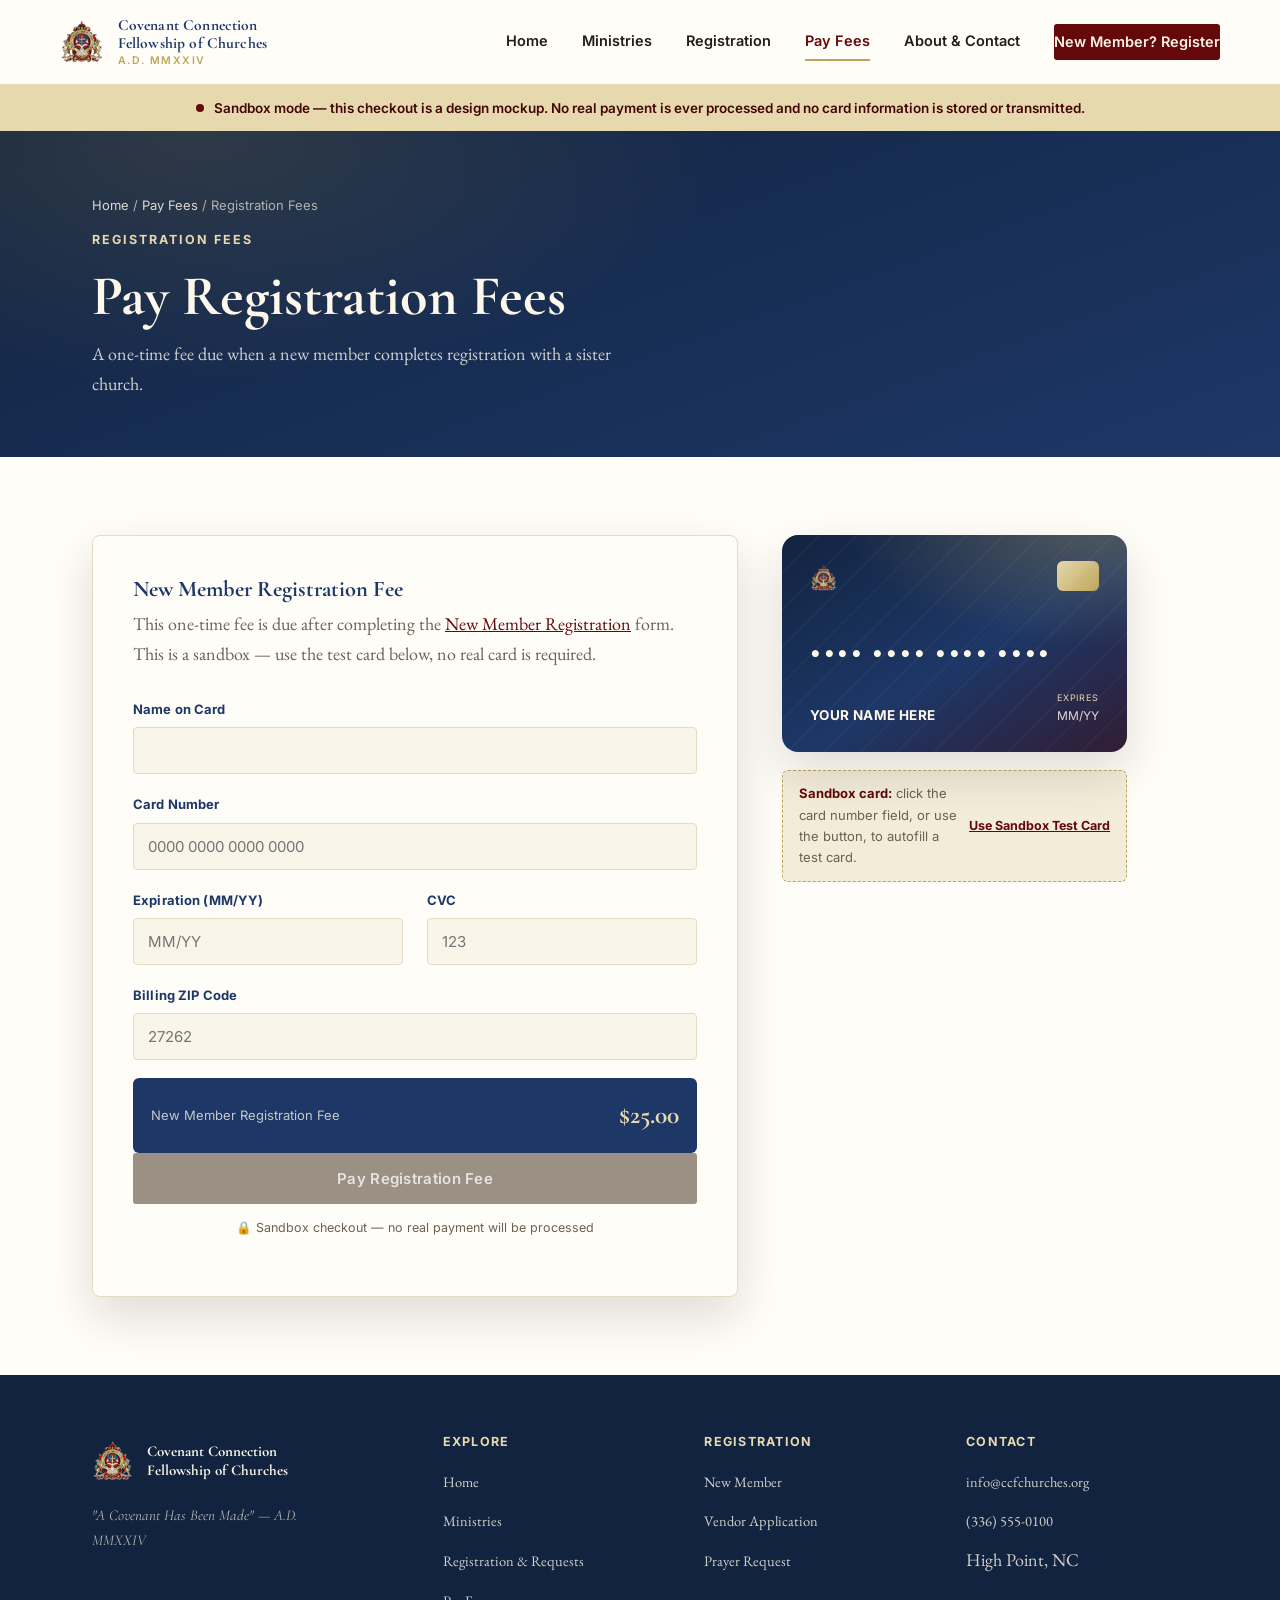
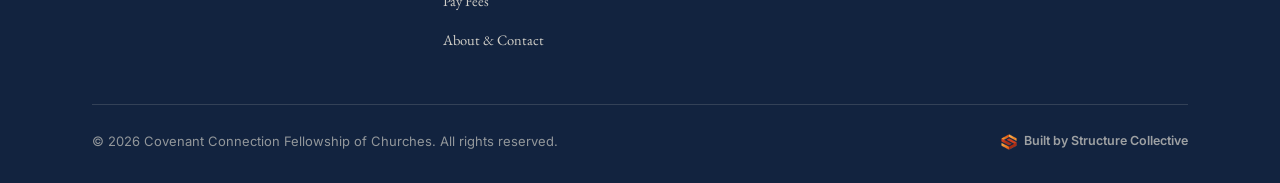
<file: payments/registration-fees/index.html>
<!doctype html>
<html lang="en">
<head>
  <meta charset="utf-8">
  <meta name="viewport" content="width=device-width, initial-scale=1">
  <meta name="description" content="Pay the one-time new member registration fee for Covenant Connection Fellowship of Churches — secure sandbox checkout.">
  <meta name="theme-color" content="#1d3767">
  <title>Pay Registration Fees | Covenant Connection Fellowship of Churches</title>
  <link rel="canonical" href="https://ccfchurches.org/payments/registration-fees/">
  <link rel="icon" type="image/png" sizes="32x32" href="/assets/images/favicon-32.png">
  <link rel="apple-touch-icon" href="/assets/images/favicon-192.png">
  <link rel="preconnect" href="https://fonts.googleapis.com">
  <link rel="preconnect" href="https://fonts.gstatic.com" crossorigin>
  <link href="https://fonts.googleapis.com/css2?family=Cormorant+Garamond:wght@500;600;700&family=EB+Garamond:wght@400;500;600&family=Inter:wght@400;500;600;700&display=swap" rel="stylesheet">
  <link rel="stylesheet" href="/styles.css">
  <script src="/script.js" defer></script>
</head>
<body>
  <a class="skip-link" href="#main">Skip to main content</a>

  <header class="site-header">
    <div class="container header-inner">
      <a class="brand" href="/">
        <img src="/assets/images/ccfc-crest.png" alt="Covenant Connection Fellowship of Churches crest">
        <span class="brand-text">
          <span class="full-name">Covenant Connection<br>Fellowship of Churches</span>
          <span class="sub">A.D. MMXXIV</span>
        </span>
      </a>
      <nav class="main-nav" aria-label="Primary">
        <a href="/">Home</a>
        <a href="/ministries/">Ministries</a>
        <a href="/registration/">Registration</a>
        <a href="/payments/" aria-current="page">Pay Fees</a>
        <a href="/about/">About &amp; Contact</a>
        <a class="nav-cta" href="/registration/">New Member? Register</a>
      </nav>
      <button class="nav-toggle" aria-label="Toggle navigation menu" aria-expanded="false">
        <span></span>
      </button>
    </div>
  </header>

  <div class="sandbox-banner">
    <div class="container">
      <span class="dot" aria-hidden="true"></span>
      <span>Sandbox mode — this checkout is a design mockup. No real payment is ever processed and no card information is stored or transmitted.</span>
    </div>
  </div>

  <main id="main">
    <section class="page-hero">
      <div class="container">
        <div class="breadcrumb"><a href="/">Home</a> / <a href="/payments/">Pay Fees</a> / Registration Fees</div>
        <span class="eyebrow">Registration Fees</span>
        <h1>Pay Registration Fees</h1>
        <p>A one-time fee due when a new member completes registration with a sister church.</p>
      </div>
    </section>

    <section class="section-paper">
      <div class="container">
        <div class="payment-layout">
          <div>
            <div class="form-card">
              <h3>New Member Registration Fee</h3>
              <p class="muted">This one-time fee is due after completing the <a href="/registration/#new-member" style="color:var(--maroon);">New Member Registration</a> form. This is a sandbox — use the test card below, no real card is required.</p>

              <form id="paymentForm" data-payment-type="Registration Fees">
                <div class="form-grid">
                  <div class="field full">
                    <label for="pay-name">Name on Card</label>
                    <input id="pay-name" type="text" autocomplete="off" required>
                  </div>
                  <div class="field full">
                    <label for="pay-number">Card Number</label>
                    <input id="pay-number" type="text" inputmode="numeric" autocomplete="off" placeholder="0000 0000 0000 0000" required>
                  </div>
                  <div class="field">
                    <label for="pay-expiry">Expiration (MM/YY)</label>
                    <input id="pay-expiry" type="text" inputmode="numeric" autocomplete="off" placeholder="MM/YY" required>
                  </div>
                  <div class="field">
                    <label for="pay-cvc">CVC</label>
                    <input id="pay-cvc" type="text" inputmode="numeric" autocomplete="off" placeholder="123" required>
                  </div>
                  <div class="field full">
                    <label for="pay-zip">Billing ZIP Code</label>
                    <input id="pay-zip" type="text" inputmode="numeric" autocomplete="off" placeholder="27262">
                  </div>
                </div>

                <div class="amount-total" data-amount-mode="fixed" data-fixed-amount="25.00">
                  <span class="label">New Member Registration Fee</span>
                  <span class="value">$25.00</span>
                </div>

                <button type="submit" class="btn btn-pay" disabled>Pay Registration Fee</button>
                <p class="secure-lock">🔒 Sandbox checkout — no real payment will be processed</p>
              </form>
            </div>

            <div class="payment-success" role="status" tabindex="-1">
              <div class="check" aria-hidden="true">✓</div>
              <h3>Payment Successful</h3>
              <p>Thank you for your <span class="success-type">Registration Fees</span> payment of <span class="success-amount">$25.00</span>. A receipt has been emailed to you.</p>
              <p class="receipt-line">This is a sandbox mockup — no email was actually sent and no funds were transferred.</p>
              <div class="success-actions">
                <a class="btn btn-outline-dark" href="/payments/">Make Another Payment</a>
                <a class="btn btn-primary" href="/">Return Home</a>
              </div>
            </div>
          </div>

          <aside class="payment-aside">
            <div class="card-preview">
              <div class="card-preview-top">
                <img class="card-preview-crest" src="/assets/images/ccfc-crest.png" alt="">
                <div class="card-preview-chip" aria-hidden="true"></div>
              </div>
              <div class="card-preview-number">•••• •••• •••• ••••</div>
              <div class="card-preview-bottom">
                <span class="card-preview-name">YOUR NAME HERE</span>
                <span class="card-preview-expiry"><span class="exp-label">Expires</span><span class="exp-val">MM/YY</span></span>
              </div>
            </div>
            <div class="sandbox-note">
              <span><strong>Sandbox card:</strong> click the card number field, or use the button, to autofill a test card.</span>
              <button type="button" class="sandbox-fill-btn">Use Sandbox Test Card</button>
            </div>
            <p class="sandbox-applied"><span aria-hidden="true">✓</span> Sandbox test card applied — 4242 4242 4242 4242</p>
          </aside>
        </div>
      </div>
    </section>
  </main>

  <footer class="site-footer">
    <div class="container">
      <div class="footer-grid">
        <div>
          <div class="footer-brand">
            <img src="/assets/images/ccfc-crest.png" alt="Covenant Connection Fellowship of Churches">
            <span class="footer-brand-text">Covenant Connection<br>Fellowship of Churches</span>
          </div>
          <p class="footer-tagline">"A Covenant Has Been Made" — A.D. MMXXIV</p>
        </div>
        <div class="footer-col">
          <h4>Explore</h4>
          <ul>
            <li><a href="/">Home</a></li>
            <li><a href="/ministries/">Ministries</a></li>
            <li><a href="/registration/">Registration &amp; Requests</a></li>
            <li><a href="/payments/">Pay Fees</a></li>
            <li><a href="/about/">About &amp; Contact</a></li>
          </ul>
        </div>
        <div class="footer-col">
          <h4>Registration</h4>
          <ul>
            <li><a href="/registration/#new-member">New Member</a></li>
            <li><a href="/registration/#vendor">Vendor Application</a></li>
            <li><a href="/registration/#prayer">Prayer Request</a></li>
          </ul>
        </div>
        <div class="footer-col">
          <h4>Contact</h4>
          <ul>
            <li><a href="mailto:info@ccfchurches.org">info@ccfchurches.org</a></li>
            <li><a href="tel:+13365550100">(336) 555-0100</a></li>
            <li>High Point, NC</li>
          </ul>
        </div>
      </div>
      <div class="footer-bottom">
        <span>&copy; <span data-year></span> Covenant Connection Fellowship of Churches. All rights reserved.</span>
        <a class="built-by" href="https://structurecollective.com" target="_blank" rel="noopener">
          <img src="/assets/images/structure-collective-icon.png" alt="" width="16" height="16">
          Built by Structure Collective
        </a>
      </div>
    </div>
  </footer>
</body>
</html>
</file>
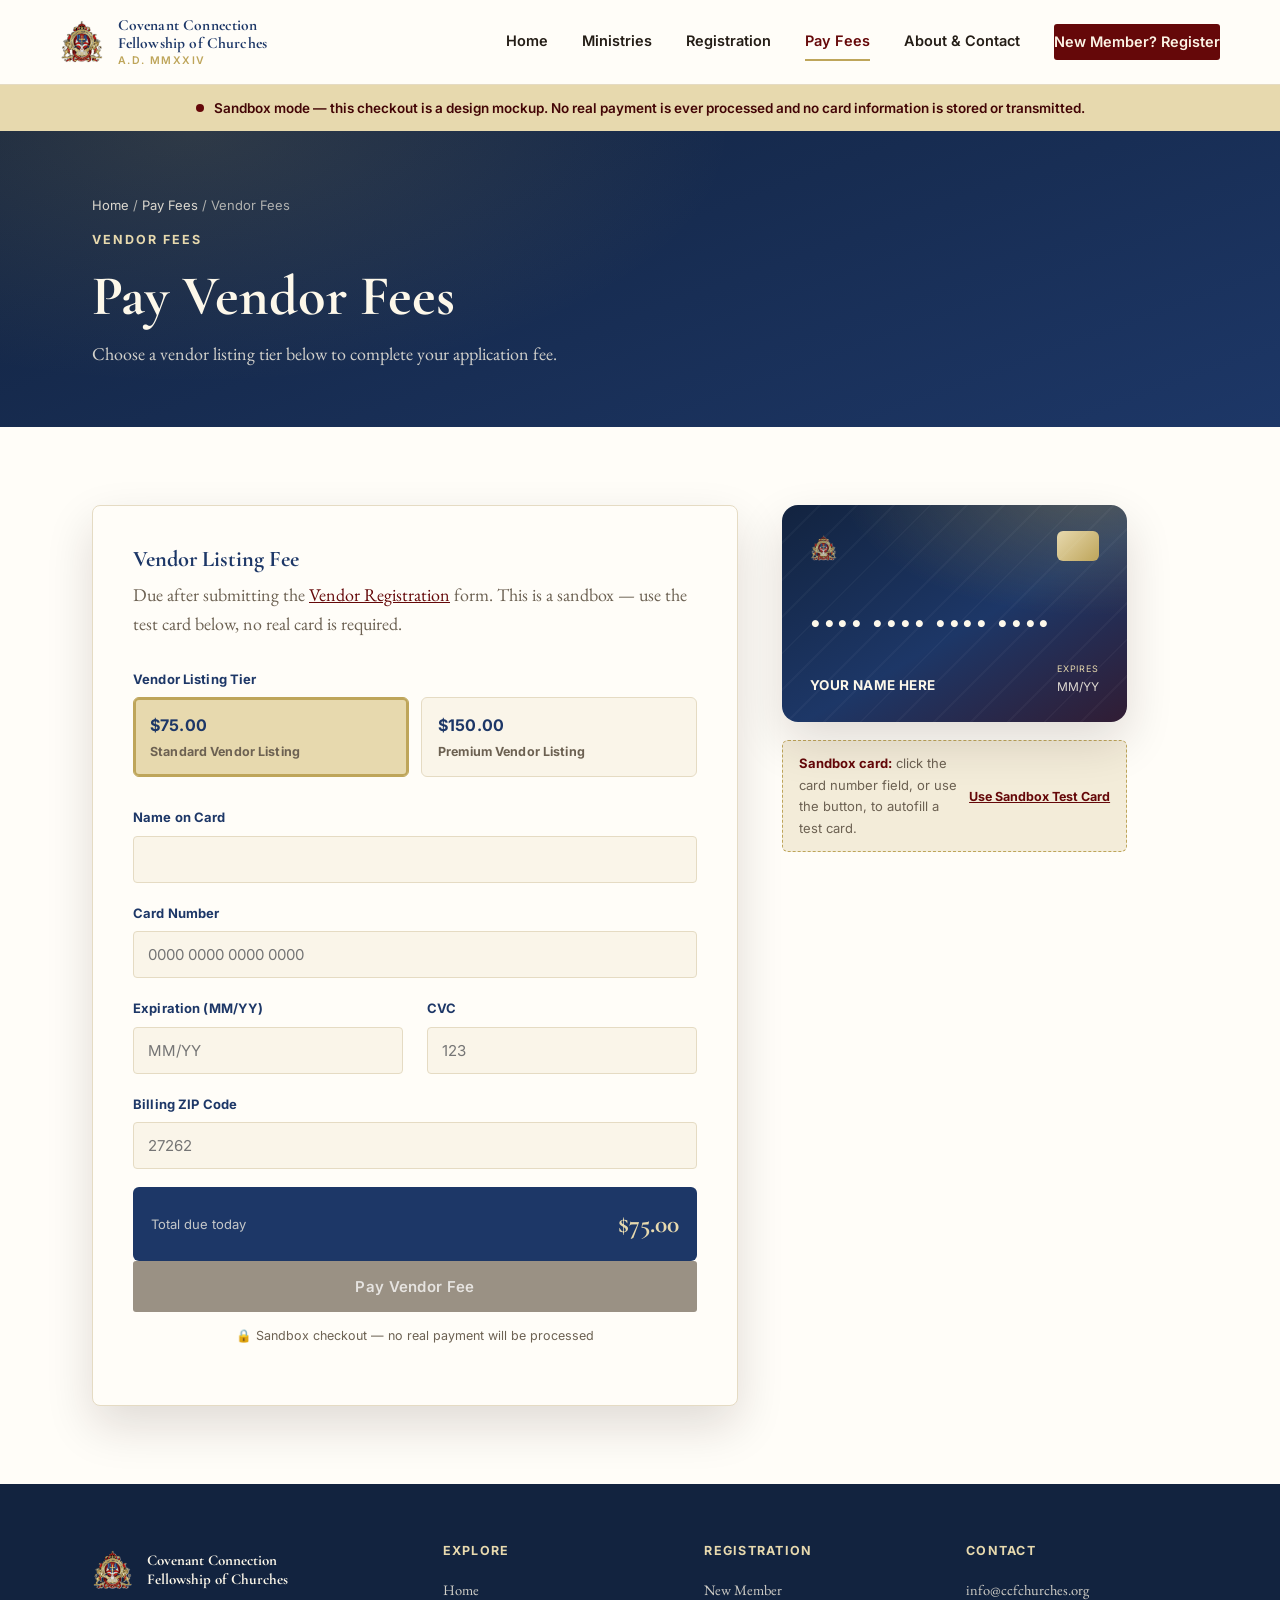
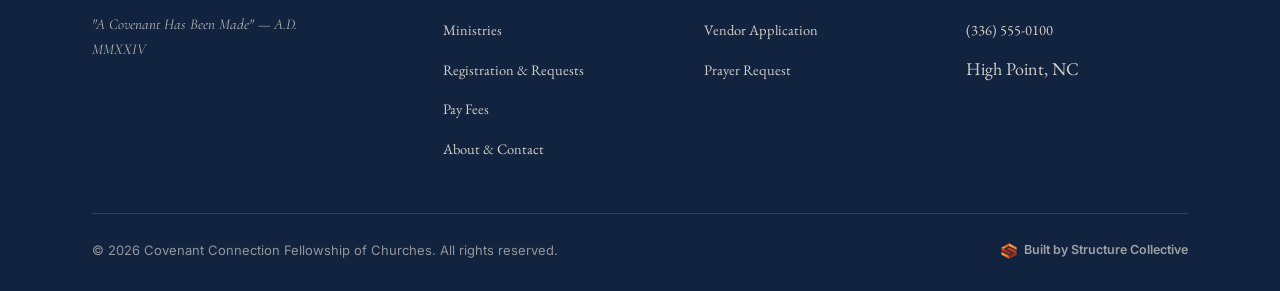
<file: payments/vendor-fees/index.html>
<!doctype html>
<html lang="en">
<head>
  <meta charset="utf-8">
  <meta name="viewport" content="width=device-width, initial-scale=1">
  <meta name="description" content="Pay the vendor application or listing fee to offer goods and services to Covenant Connection Fellowship of Churches — secure sandbox checkout.">
  <meta name="theme-color" content="#1d3767">
  <title>Pay Vendor Fees | Covenant Connection Fellowship of Churches</title>
  <link rel="canonical" href="https://ccfchurches.org/payments/vendor-fees/">
  <link rel="icon" type="image/png" sizes="32x32" href="/assets/images/favicon-32.png">
  <link rel="apple-touch-icon" href="/assets/images/favicon-192.png">
  <link rel="preconnect" href="https://fonts.googleapis.com">
  <link rel="preconnect" href="https://fonts.gstatic.com" crossorigin>
  <link href="https://fonts.googleapis.com/css2?family=Cormorant+Garamond:wght@500;600;700&family=EB+Garamond:wght@400;500;600&family=Inter:wght@400;500;600;700&display=swap" rel="stylesheet">
  <link rel="stylesheet" href="/styles.css">
  <script src="/script.js" defer></script>
</head>
<body>
  <a class="skip-link" href="#main">Skip to main content</a>

  <header class="site-header">
    <div class="container header-inner">
      <a class="brand" href="/">
        <img src="/assets/images/ccfc-crest.png" alt="Covenant Connection Fellowship of Churches crest">
        <span class="brand-text">
          <span class="full-name">Covenant Connection<br>Fellowship of Churches</span>
          <span class="sub">A.D. MMXXIV</span>
        </span>
      </a>
      <nav class="main-nav" aria-label="Primary">
        <a href="/">Home</a>
        <a href="/ministries/">Ministries</a>
        <a href="/registration/">Registration</a>
        <a href="/payments/" aria-current="page">Pay Fees</a>
        <a href="/about/">About &amp; Contact</a>
        <a class="nav-cta" href="/registration/">New Member? Register</a>
      </nav>
      <button class="nav-toggle" aria-label="Toggle navigation menu" aria-expanded="false">
        <span></span>
      </button>
    </div>
  </header>

  <div class="sandbox-banner">
    <div class="container">
      <span class="dot" aria-hidden="true"></span>
      <span>Sandbox mode — this checkout is a design mockup. No real payment is ever processed and no card information is stored or transmitted.</span>
    </div>
  </div>

  <main id="main">
    <section class="page-hero">
      <div class="container">
        <div class="breadcrumb"><a href="/">Home</a> / <a href="/payments/">Pay Fees</a> / Vendor Fees</div>
        <span class="eyebrow">Vendor Fees</span>
        <h1>Pay Vendor Fees</h1>
        <p>Choose a vendor listing tier below to complete your application fee.</p>
      </div>
    </section>

    <section class="section-paper">
      <div class="container">
        <div class="payment-layout">
          <div>
            <div class="form-card">
              <h3>Vendor Listing Fee</h3>
              <p class="muted">Due after submitting the <a href="/registration/#vendor" style="color:var(--maroon);">Vendor Registration</a> form. This is a sandbox — use the test card below, no real card is required.</p>

              <form id="paymentForm" data-payment-type="Vendor Fees">
                <div class="field full" style="margin-bottom:22px;">
                  <label>Vendor Listing Tier</label>
                  <div class="amount-options">
                    <div class="amount-option">
                      <input type="radio" name="amount" id="amt-standard" value="75.00" checked>
                      <label for="amt-standard"><span class="amt">$75.00</span><span class="desc">Standard Vendor Listing</span></label>
                    </div>
                    <div class="amount-option">
                      <input type="radio" name="amount" id="amt-premium" value="150.00">
                      <label for="amt-premium"><span class="amt">$150.00</span><span class="desc">Premium Vendor Listing</span></label>
                    </div>
                  </div>
                </div>

                <div class="form-grid">
                  <div class="field full">
                    <label for="pay-name">Name on Card</label>
                    <input id="pay-name" type="text" autocomplete="off" required>
                  </div>
                  <div class="field full">
                    <label for="pay-number">Card Number</label>
                    <input id="pay-number" type="text" inputmode="numeric" autocomplete="off" placeholder="0000 0000 0000 0000" required>
                  </div>
                  <div class="field">
                    <label for="pay-expiry">Expiration (MM/YY)</label>
                    <input id="pay-expiry" type="text" inputmode="numeric" autocomplete="off" placeholder="MM/YY" required>
                  </div>
                  <div class="field">
                    <label for="pay-cvc">CVC</label>
                    <input id="pay-cvc" type="text" inputmode="numeric" autocomplete="off" placeholder="123" required>
                  </div>
                  <div class="field full">
                    <label for="pay-zip">Billing ZIP Code</label>
                    <input id="pay-zip" type="text" inputmode="numeric" autocomplete="off" placeholder="27262">
                  </div>
                </div>

                <div class="amount-total" data-amount-mode="radio">
                  <span class="label">Total due today</span>
                  <span class="value">$0.00</span>
                </div>

                <button type="submit" class="btn btn-pay" disabled>Pay Vendor Fee</button>
                <p class="secure-lock">🔒 Sandbox checkout — no real payment will be processed</p>
              </form>
            </div>

            <div class="payment-success" role="status" tabindex="-1">
              <div class="check" aria-hidden="true">✓</div>
              <h3>Payment Successful</h3>
              <p>Thank you for your <span class="success-type">Vendor Fees</span> payment of <span class="success-amount">$0.00</span>. A receipt has been emailed to you.</p>
              <p class="receipt-line">This is a sandbox mockup — no email was actually sent and no funds were transferred.</p>
              <div class="success-actions">
                <a class="btn btn-outline-dark" href="/payments/">Make Another Payment</a>
                <a class="btn btn-primary" href="/">Return Home</a>
              </div>
            </div>
          </div>

          <aside class="payment-aside">
            <div class="card-preview">
              <div class="card-preview-top">
                <img class="card-preview-crest" src="/assets/images/ccfc-crest.png" alt="">
                <div class="card-preview-chip" aria-hidden="true"></div>
              </div>
              <div class="card-preview-number">•••• •••• •••• ••••</div>
              <div class="card-preview-bottom">
                <span class="card-preview-name">YOUR NAME HERE</span>
                <span class="card-preview-expiry"><span class="exp-label">Expires</span><span class="exp-val">MM/YY</span></span>
              </div>
            </div>
            <div class="sandbox-note">
              <span><strong>Sandbox card:</strong> click the card number field, or use the button, to autofill a test card.</span>
              <button type="button" class="sandbox-fill-btn">Use Sandbox Test Card</button>
            </div>
            <p class="sandbox-applied"><span aria-hidden="true">✓</span> Sandbox test card applied — 4242 4242 4242 4242</p>
          </aside>
        </div>
      </div>
    </section>
  </main>

  <footer class="site-footer">
    <div class="container">
      <div class="footer-grid">
        <div>
          <div class="footer-brand">
            <img src="/assets/images/ccfc-crest.png" alt="Covenant Connection Fellowship of Churches">
            <span class="footer-brand-text">Covenant Connection<br>Fellowship of Churches</span>
          </div>
          <p class="footer-tagline">"A Covenant Has Been Made" — A.D. MMXXIV</p>
        </div>
        <div class="footer-col">
          <h4>Explore</h4>
          <ul>
            <li><a href="/">Home</a></li>
            <li><a href="/ministries/">Ministries</a></li>
            <li><a href="/registration/">Registration &amp; Requests</a></li>
            <li><a href="/payments/">Pay Fees</a></li>
            <li><a href="/about/">About &amp; Contact</a></li>
          </ul>
        </div>
        <div class="footer-col">
          <h4>Registration</h4>
          <ul>
            <li><a href="/registration/#new-member">New Member</a></li>
            <li><a href="/registration/#vendor">Vendor Application</a></li>
            <li><a href="/registration/#prayer">Prayer Request</a></li>
          </ul>
        </div>
        <div class="footer-col">
          <h4>Contact</h4>
          <ul>
            <li><a href="mailto:info@ccfchurches.org">info@ccfchurches.org</a></li>
            <li><a href="tel:+13365550100">(336) 555-0100</a></li>
            <li>High Point, NC</li>
          </ul>
        </div>
      </div>
      <div class="footer-bottom">
        <span>&copy; <span data-year></span> Covenant Connection Fellowship of Churches. All rights reserved.</span>
        <a class="built-by" href="https://structurecollective.com" target="_blank" rel="noopener">
          <img src="/assets/images/structure-collective-icon.png" alt="" width="16" height="16">
          Built by Structure Collective
        </a>
      </div>
    </div>
  </footer>
</body>
</html>
</file>
<file: styles.css>
/* ============================================================
   Covenant Connection Fellowship of Churches — shared styles
   ============================================================ */

:root {
  --maroon: #650809;
  --maroon-dark: #430506;
  --maroon-light: #8a2226;
  --navy: #1d3767;
  --navy-dark: #12233f;
  --gold: #bea55a;
  --gold-light: #e7d9ae;
  --cream: #faf5e9;
  --cream-2: #f3ecd9;
  --paper: #fffdf8;
  --ink: #241d16;
  --muted: #6c6152;
  --line: #e5dbc3;
  --shadow: 0 20px 48px rgba(36, 15, 15, 0.14);
  --serif-display: "Cormorant Garamond", "Playfair Display", Georgia, serif;
  --serif-body: "EB Garamond", Georgia, serif;
  --sans: "Inter", -apple-system, BlinkMacSystemFont, "Segoe UI", Arial, sans-serif;
}

* { box-sizing: border-box; }
html { scroll-behavior: smooth; }

body {
  margin: 0;
  background: var(--cream);
  color: var(--ink);
  font-family: var(--serif-body);
  font-size: 18px;
  line-height: 1.65;
}

a { color: inherit; }
img { max-width: 100%; display: block; }

.container {
  max-width: 1160px;
  margin: 0 auto;
  padding: 0 32px;
}

.skip-link {
  position: absolute;
  left: -999px;
  top: 0;
  background: var(--navy);
  color: #fff;
  padding: 12px 18px;
  z-index: 999;
}
.skip-link:focus { left: 12px; top: 12px; }

.eyebrow {
  display: inline-block;
  font-family: var(--sans);
  font-size: 12.5px;
  font-weight: 700;
  letter-spacing: 0.16em;
  text-transform: uppercase;
  color: var(--gold);
}

h1, h2, h3, h4 {
  font-family: var(--serif-display);
  font-weight: 700;
  color: var(--navy);
  margin: 0 0 16px;
  line-height: 1.15;
}
h1 { font-size: clamp(2.4rem, 4.4vw, 3.6rem); }
h2 { font-size: clamp(1.8rem, 3vw, 2.5rem); }
h3 { font-size: 1.4rem; }

p { margin: 0 0 18px; }

.muted { color: var(--muted); }

.btn {
  display: inline-flex;
  align-items: center;
  gap: 10px;
  font-family: var(--sans);
  font-weight: 600;
  font-size: 15px;
  letter-spacing: 0.02em;
  padding: 15px 30px;
  border-radius: 3px;
  border: 1px solid transparent;
  text-decoration: none;
  cursor: pointer;
  transition: transform .15s ease, box-shadow .15s ease, background .15s ease;
}
.btn-primary {
  background: var(--maroon);
  color: #fdf4e6;
  box-shadow: 0 10px 26px rgba(101, 8, 9, 0.28);
}
.btn-primary:hover { background: var(--maroon-dark); transform: translateY(-1px); }
.btn-gold {
  background: var(--gold);
  color: var(--maroon-dark);
  box-shadow: 0 10px 26px rgba(190, 165, 90, 0.32);
}
.btn-gold:hover { background: #cdb46b; transform: translateY(-1px); }
.btn-outline {
  background: transparent;
  border-color: rgba(255,255,255,0.55);
  color: #fdf4e6;
}
.btn-outline:hover { background: rgba(255,255,255,0.1); }
.btn-outline-dark {
  background: transparent;
  border-color: var(--navy);
  color: var(--navy);
}
.btn-outline-dark:hover { background: var(--navy); color: #fff; }

/* ---------- Header ---------- */
.site-header {
  position: sticky;
  top: 0;
  z-index: 40;
  background: var(--paper);
  border-bottom: 1px solid var(--line);
}
.header-inner {
  display: flex;
  align-items: center;
  justify-content: space-between;
  padding: 14px 0;
  gap: 24px;
}
.brand {
  display: flex;
  align-items: center;
  gap: 14px;
  text-decoration: none;
}
.brand img { height: 56px; width: auto; }
.brand-text {
  font-family: var(--serif-display);
  line-height: 1.15;
}
.brand-text .full-name {
  display: block;
  font-size: 15.5px;
  font-weight: 700;
  color: var(--navy);
  letter-spacing: 0.01em;
}
.brand-text .sub {
  display: block;
  font-family: var(--sans);
  font-size: 10.5px;
  font-weight: 600;
  letter-spacing: 0.14em;
  text-transform: uppercase;
  color: var(--gold);
  margin-top: 2px;
}

.main-nav {
  display: flex;
  align-items: center;
  gap: 34px;
  font-family: var(--sans);
  font-size: 14.5px;
  font-weight: 600;
}
.main-nav a {
  text-decoration: none;
  color: var(--ink);
  padding: 6px 0;
  border-bottom: 2px solid transparent;
}
.main-nav a:hover,
.main-nav a[aria-current="page"] {
  color: var(--maroon);
  border-bottom-color: var(--gold);
}
.nav-cta {
  background: var(--maroon);
  color: #fdf4e6 !important;
  padding: 10px 20px;
  border-radius: 3px;
  border-bottom: none !important;
}
.nav-cta:hover { background: var(--maroon-dark); }

.nav-toggle {
  display: none;
  background: none;
  border: 1px solid var(--line);
  border-radius: 4px;
  padding: 8px 10px;
  cursor: pointer;
}
.nav-toggle span,
.nav-toggle span::before,
.nav-toggle span::after {
  display: block;
  width: 20px;
  height: 2px;
  background: var(--navy);
  position: relative;
}
.nav-toggle span::before,
.nav-toggle span::after { content: ""; position: absolute; }
.nav-toggle span::before { top: -6px; }
.nav-toggle span::after { top: 6px; }

/* ---------- Hero (crest banner) ---------- */
.hero {
  position: relative;
  background:
    radial-gradient(1100px 520px at 82% -10%, rgba(190,165,90,0.18), transparent 60%),
    linear-gradient(160deg, var(--navy-dark) 0%, var(--navy) 55%, var(--maroon-dark) 130%);
  color: #fbf5e6;
  padding: 90px 0 96px;
  overflow: hidden;
}
.hero::after {
  content: "";
  position: absolute;
  inset: 0;
  background:
    repeating-linear-gradient(135deg, rgba(255,255,255,0.02) 0 2px, transparent 2px 26px);
  pointer-events: none;
}
.hero-inner {
  position: relative;
  display: grid;
  grid-template-columns: 1.2fr 0.8fr;
  gap: 56px;
  align-items: center;
}
.hero-copy .eyebrow { color: var(--gold-light); }
.hero h1 {
  color: #fdf8ea;
  margin: 14px 0 20px;
}
.hero p.lead {
  font-size: 1.15rem;
  color: rgba(251, 245, 230, 0.86);
  max-width: 46ch;
}
.hero-actions {
  display: flex;
  gap: 16px;
  flex-wrap: wrap;
  margin-top: 30px;
}
.hero-crest {
  display: flex;
  justify-content: center;
}
.hero-crest img {
  width: 100%;
  max-width: 300px;
  filter: drop-shadow(0 24px 40px rgba(0,0,0,0.45));
}
.hero-motto {
  margin-top: 22px;
  font-family: var(--serif-display);
  font-style: italic;
  font-size: 1.05rem;
  color: var(--gold-light);
  text-align: center;
}

/* smaller page hero for interior pages */
.page-hero {
  background:
    radial-gradient(900px 420px at 15% 0%, rgba(190,165,90,0.16), transparent 60%),
    linear-gradient(160deg, var(--navy-dark) 0%, var(--navy) 100%);
  color: #fbf5e6;
  padding: 64px 0 58px;
}
.page-hero .eyebrow { color: var(--gold-light); }
.page-hero h1 { color: #fdf8ea; margin: 12px 0 10px; }
.page-hero p { color: rgba(251,245,230,0.82); max-width: 62ch; margin: 0; }
.breadcrumb {
  font-family: var(--sans);
  font-size: 13px;
  color: rgba(251,245,230,0.65);
  margin-bottom: 6px;
}
.breadcrumb a { color: rgba(251,245,230,0.85); text-decoration: none; }
.breadcrumb a:hover { text-decoration: underline; }

/* ---------- Sections ---------- */
section { padding: 78px 0; }
.section-alt { background: var(--cream-2); }
.section-paper { background: var(--paper); }
.section-head {
  max-width: 640px;
  margin: 0 0 44px;
}
.section-head.center { margin-left: auto; margin-right: auto; text-align: center; }
.divider {
  width: 64px;
  height: 3px;
  background: var(--gold);
  margin: 16px 0 0;
}
.section-head.center .divider { margin-left: auto; margin-right: auto; }

/* Intro / welcome */
.intro-grid {
  display: grid;
  grid-template-columns: 1fr 1fr;
  gap: 56px;
  align-items: center;
}
.intro-figure {
  background: var(--navy);
  border-radius: 8px;
  padding: 42px;
  text-align: center;
  box-shadow: var(--shadow);
}
.intro-figure img { max-width: 190px; margin: 0 auto; }
.intro-figure .fig-caption {
  font-family: var(--serif-display);
  font-style: italic;
  color: var(--gold-light);
  margin: 18px 0 0;
  font-size: 0.98rem;
}

/* Card grids */
.card-grid {
  display: grid;
  grid-template-columns: repeat(3, 1fr);
  gap: 28px;
}
.card {
  background: var(--paper);
  border: 1px solid var(--line);
  border-radius: 6px;
  padding: 32px 28px;
  box-shadow: 0 10px 26px rgba(36,15,15,0.06);
  transition: transform .15s ease, box-shadow .15s ease;
}
a.card { text-decoration: none; display: block; }
.card:hover { transform: translateY(-3px); box-shadow: 0 18px 36px rgba(36,15,15,0.12); }
.card-mark {
  width: 48px; height: 48px;
  border-radius: 50%;
  background: var(--cream-2);
  border: 1px solid var(--gold-light);
  display: grid;
  place-items: center;
  margin-bottom: 18px;
  color: var(--maroon);
}
.card h3 { margin-bottom: 10px; }
.card p { color: var(--muted); font-size: 16.5px; margin-bottom: 0; }
.card .card-link {
  display: inline-block;
  margin-top: 14px;
  font-family: var(--sans);
  font-weight: 700;
  font-size: 13.5px;
  letter-spacing: 0.03em;
  color: var(--maroon);
}

/* Announcement / news cards */
.news-grid {
  display: grid;
  grid-template-columns: repeat(3, 1fr);
  gap: 28px;
}
.news-card {
  background: var(--paper);
  border: 1px solid var(--line);
  border-radius: 6px;
  overflow: hidden;
  box-shadow: 0 10px 26px rgba(36,15,15,0.06);
}
.news-card .news-band {
  height: 6px;
  background: linear-gradient(90deg, var(--maroon), var(--gold));
}
.news-card-body { padding: 26px 24px 28px; }
.news-date {
  font-family: var(--sans);
  font-size: 12px;
  font-weight: 700;
  letter-spacing: 0.1em;
  text-transform: uppercase;
  color: var(--gold);
}
.news-card h3 { margin: 10px 0 10px; font-size: 1.24rem; }
.news-card p { color: var(--muted); margin-bottom: 0; }

/* Statement / CTA band */
.statement {
  background: linear-gradient(160deg, var(--maroon-dark), var(--maroon) 60%, var(--navy-dark) 140%);
  color: #fbf1e0;
  text-align: center;
  padding: 76px 0;
}
.statement h2 { color: #fdf8ea; }
.statement p { color: rgba(251, 241, 224, 0.85); max-width: 56ch; margin: 0 auto 30px; }
.statement .btn-gold { margin: 0 8px; }
.statement .btn-outline { margin: 0 8px; }

/* Directory / church cards */
.church-grid {
  display: grid;
  grid-template-columns: repeat(3, 1fr);
  gap: 26px;
}
.church-card {
  background: var(--paper);
  border: 1px solid var(--line);
  border-radius: 6px;
  padding: 28px 26px;
  text-align: center;
  box-shadow: 0 10px 26px rgba(36,15,15,0.06);
}
.church-card .church-mark {
  width: 52px; height: 52px;
  margin: 0 auto 16px;
  border-radius: 50%;
  background: var(--cream-2);
  border: 1px solid var(--gold-light);
  display: grid;
  place-items: center;
  color: var(--maroon);
}
.church-card h3 { margin-bottom: 4px; font-size: 1.2rem; }
.church-card .loc {
  font-family: var(--sans);
  font-size: 13px;
  color: var(--muted);
  margin-bottom: 16px;
}
.church-card .btn { padding: 10px 20px; font-size: 13.5px; }
.church-card.example { border-color: var(--gold); border-width: 2px; }
.church-card .tag {
  display: inline-block;
  font-family: var(--sans);
  font-size: 11px;
  font-weight: 700;
  letter-spacing: 0.08em;
  text-transform: uppercase;
  color: var(--maroon);
  background: var(--gold-light);
  padding: 4px 10px;
  border-radius: 999px;
  margin-bottom: 14px;
}
.directory-note {
  font-family: var(--sans);
  font-size: 14.5px;
  color: var(--muted);
  text-align: center;
  max-width: 60ch;
  margin: 34px auto 0;
}

/* Fees / giving band */
.fees-band {
  display: grid;
  grid-template-columns: 1.3fr 0.7fr;
  gap: 40px;
  align-items: center;
  background: var(--paper);
  border: 1px solid var(--line);
  border-radius: 8px;
  padding: 44px;
  box-shadow: var(--shadow);
}
.fees-band h3 { margin-bottom: 10px; }
.fees-band p { color: var(--muted); margin-bottom: 0; }
.fees-action { text-align: center; }
.fees-note { font-family: var(--sans); font-size: 12.5px; color: var(--muted); margin-top: 12px; }

/* ---------- Forms ---------- */
.form-tabs {
  display: flex;
  gap: 10px;
  margin-bottom: 34px;
  flex-wrap: wrap;
}
.form-tab {
  font-family: var(--sans);
  font-weight: 700;
  font-size: 14px;
  padding: 12px 22px;
  border-radius: 999px;
  border: 1px solid var(--line);
  background: var(--paper);
  color: var(--navy);
  cursor: pointer;
}
.form-tab[aria-selected="true"] {
  background: var(--maroon);
  border-color: var(--maroon);
  color: #fdf4e6;
}
.form-panel { display: none; }
.form-panel.active { display: block; }
.form-card {
  background: var(--paper);
  border: 1px solid var(--line);
  border-radius: 8px;
  padding: 40px;
  box-shadow: var(--shadow);
}
.form-card h3 { margin-bottom: 8px; }
.form-card > p.muted { margin-bottom: 30px; }
.form-grid {
  display: grid;
  grid-template-columns: 1fr 1fr;
  gap: 20px 24px;
}
.field { display: flex; flex-direction: column; gap: 7px; }
.field.full { grid-column: 1 / -1; }
.field label {
  font-family: var(--sans);
  font-size: 13px;
  font-weight: 700;
  color: var(--navy);
  letter-spacing: 0.01em;
}
.field input,
.field select,
.field textarea {
  font-family: var(--sans);
  font-size: 15px;
  padding: 13px 14px;
  border: 1px solid var(--line);
  border-radius: 4px;
  background: var(--cream);
  color: var(--ink);
}
.field input:focus,
.field select:focus,
.field textarea:focus {
  outline: none;
  border-color: var(--gold);
  box-shadow: 0 0 0 3px rgba(190,165,90,0.22);
}
.field textarea { resize: vertical; min-height: 110px; }
.form-footer {
  display: flex;
  align-items: center;
  justify-content: space-between;
  gap: 20px;
  margin-top: 30px;
  flex-wrap: wrap;
}
.form-disclaimer {
  font-family: var(--sans);
  font-size: 12.5px;
  color: var(--muted);
  max-width: 46ch;
}
.form-success {
  display: none;
  align-items: center;
  gap: 14px;
  background: #f2f7ef;
  border: 1px solid #cfe3c6;
  color: #33552b;
  border-radius: 6px;
  padding: 18px 22px;
  font-family: var(--sans);
  font-size: 14.5px;
  margin-top: 24px;
}
.form-success.show { display: flex; }

/* ---------- About page pieces ---------- */
.leader-block {
  display: grid;
  grid-template-columns: 0.55fr 1fr;
  gap: 48px;
  align-items: center;
}
.leader-portrait {
  aspect-ratio: 4/5;
  border-radius: 8px;
  background: linear-gradient(160deg, var(--navy), var(--navy-dark));
  display: grid;
  place-items: center;
  box-shadow: var(--shadow);
  border: 6px solid var(--paper);
  outline: 1px solid var(--line);
}
.leader-portrait .initial {
  font-family: var(--serif-display);
  font-size: 5rem;
  color: var(--gold-light);
}
.leader-copy .eyebrow { color: var(--maroon); }
.leader-copy h2 { margin: 10px 0 4px; }
.leader-title {
  font-family: var(--sans);
  font-size: 14px;
  font-weight: 700;
  color: var(--muted);
  letter-spacing: 0.03em;
  margin-bottom: 18px;
}
.history-grid {
  display: grid;
  grid-template-columns: repeat(3, 1fr);
  gap: 32px;
}
.history-item .num {
  font-family: var(--serif-display);
  font-size: 2.4rem;
  color: var(--gold);
  margin-bottom: 8px;
}
.directory-table {
  width: 100%;
  border-collapse: collapse;
  font-family: var(--sans);
  font-size: 15px;
  background: var(--paper);
  border: 1px solid var(--line);
  border-radius: 8px;
  overflow: hidden;
}
.directory-table th,
.directory-table td {
  text-align: left;
  padding: 16px 20px;
  border-bottom: 1px solid var(--line);
}
.directory-table th {
  background: var(--navy);
  color: #fdf8ea;
  font-weight: 700;
  font-size: 12.5px;
  letter-spacing: 0.08em;
  text-transform: uppercase;
}
.directory-table tr:last-child td { border-bottom: none; }
.directory-table td.role { color: var(--maroon); font-weight: 600; }
.directory-table td.email { color: var(--muted); }

.contact-info-grid {
  display: grid;
  grid-template-columns: repeat(3, 1fr);
  gap: 26px;
  margin-bottom: 50px;
}
.contact-info-card {
  background: var(--paper);
  border: 1px solid var(--line);
  border-radius: 6px;
  padding: 26px;
  text-align: center;
}
.contact-info-card .card-mark { margin: 0 auto 14px; }
.contact-info-card h3 { font-size: 1.05rem; margin-bottom: 6px; }
.contact-info-card p { color: var(--muted); font-size: 15px; margin-bottom: 0; }

/* ---------- Church profile (example) ---------- */
.church-hero {
  background:
    radial-gradient(900px 420px at 85% 0%, rgba(190,165,90,0.16), transparent 60%),
    linear-gradient(160deg, var(--maroon-dark) 0%, var(--maroon) 100%);
  color: #fbf1e0;
  padding: 60px 0 54px;
}
.church-hero .breadcrumb { color: rgba(251,241,224,0.7); }
.church-hero .breadcrumb a { color: rgba(251,241,224,0.9); }
.church-hero h1 { color: #fdf8ea; }
.church-meta {
  display: flex;
  flex-wrap: wrap;
  gap: 22px;
  margin-top: 22px;
  font-family: var(--sans);
  font-size: 14px;
  color: rgba(251,241,224,0.92);
}
.church-meta span { display: flex; align-items: center; gap: 8px; }
.profile-grid {
  display: grid;
  grid-template-columns: 1fr 0.55fr;
  gap: 50px;
}
.info-panel {
  background: var(--paper);
  border: 1px solid var(--line);
  border-radius: 8px;
  padding: 30px;
  box-shadow: var(--shadow);
  height: fit-content;
}
.info-panel h3 { font-size: 1.1rem; margin-bottom: 16px; }
.info-row {
  display: flex;
  gap: 14px;
  padding: 12px 0;
  border-bottom: 1px solid var(--line);
  font-family: var(--sans);
  font-size: 14.5px;
}
.info-row:last-child { border-bottom: none; }
.info-row .label { color: var(--muted); min-width: 92px; }
.info-row .value { color: var(--ink); font-weight: 600; }

/* ---------- Footer ---------- */
.site-footer {
  background: var(--navy-dark);
  color: rgba(251, 245, 230, 0.82);
  padding: 60px 0 30px;
}
.footer-grid {
  display: grid;
  grid-template-columns: 1.4fr 1fr 1fr 1fr;
  gap: 40px;
  padding-bottom: 40px;
  border-bottom: 1px solid rgba(251,245,230,0.14);
}
.footer-brand { display: flex; align-items: center; gap: 14px; margin-bottom: 16px; }
.footer-brand img { height: 52px; }
.footer-brand-text {
  font-family: var(--serif-display);
  font-weight: 700;
  font-size: 15px;
  color: #fdf8ea;
  line-height: 1.3;
}
.footer-col h4 {
  font-family: var(--sans);
  font-size: 12.5px;
  font-weight: 700;
  letter-spacing: 0.1em;
  text-transform: uppercase;
  color: var(--gold-light);
  margin-bottom: 16px;
}
.footer-col ul { list-style: none; margin: 0; padding: 0; }
.footer-col li { margin-bottom: 10px; }
.footer-col a {
  text-decoration: none;
  color: rgba(251,245,230,0.82);
  font-size: 14.5px;
}
.footer-col a:hover { color: var(--gold-light); }
.footer-tagline {
  font-family: var(--serif-display);
  font-style: italic;
  font-size: 15px;
  color: rgba(251,245,230,0.7);
  max-width: 34ch;
}
.footer-bottom {
  display: flex;
  align-items: center;
  justify-content: space-between;
  gap: 20px;
  flex-wrap: wrap;
  padding-top: 26px;
  font-family: var(--sans);
  font-size: 13px;
  color: rgba(251,245,230,0.55);
}
.built-by {
  display: inline-flex;
  align-items: center;
  gap: 7px;
  text-decoration: none;
  color: rgba(251,245,230,0.6);
  font-size: 12.5px;
  font-weight: 600;
}
.built-by:hover { color: var(--gold-light); }
.built-by img { display: block; border-radius: 3px; }

/* ---------- Responsive ---------- */
@media (max-width: 980px) {
  .hero-inner { grid-template-columns: 1fr; text-align: center; }
  .hero-copy p.lead { margin-left: auto; margin-right: auto; }
  .hero-actions { justify-content: center; }
  .hero-crest { order: -1; }
  .intro-grid { grid-template-columns: 1fr; }
  .card-grid, .news-grid, .church-grid { grid-template-columns: repeat(2, 1fr); }
  .footer-grid { grid-template-columns: 1fr 1fr; }
  .leader-block { grid-template-columns: 1fr; }
  .leader-portrait { max-width: 260px; margin: 0 auto; }
  .profile-grid { grid-template-columns: 1fr; }
  .fees-band { grid-template-columns: 1fr; text-align: center; }
  .history-grid { grid-template-columns: 1fr; }
  .contact-info-grid { grid-template-columns: 1fr; }
}

@media (max-width: 760px) {
  .main-nav { display: none; }
  .nav-toggle { display: inline-flex; align-items: center; justify-content: center; }
  .card-grid, .news-grid, .church-grid { grid-template-columns: 1fr; }
  .form-grid { grid-template-columns: 1fr; }
  section { padding: 56px 0; }
  .hero { padding: 64px 0 70px; }
}

/* ============================================================
   Payments — sandbox checkout
   ============================================================ */

.sandbox-banner {
  display: flex;
  align-items: center;
  gap: 12px;
  background: var(--gold-light);
  color: var(--maroon-dark);
  font-family: var(--sans);
  font-size: 13.5px;
  font-weight: 600;
  padding: 12px 0;
}
.sandbox-banner .container { display: flex; align-items: center; gap: 10px; }
.sandbox-banner .dot {
  width: 8px; height: 8px; border-radius: 50%;
  background: var(--maroon);
  flex: none;
}

/* Hub: payment type cards reuse .card-grid; a couple of accents added */
.payment-type-card .card-mark { color: var(--gold); background: var(--navy); border-color: var(--navy); }
.payment-type-card .card-mark svg { stroke: var(--gold-light); }

/* Two-column checkout layout */
.payment-layout {
  display: grid;
  grid-template-columns: 1fr 0.85fr;
  gap: 44px;
  align-items: start;
}
.payment-aside { position: sticky; top: 100px; }

/* Live credit card preview */
.card-preview {
  position: relative;
  width: 100%;
  aspect-ratio: 1.586;
  border-radius: 16px;
  padding: 26px 28px;
  background:
    radial-gradient(420px 220px at 90% -10%, rgba(190,165,90,0.35), transparent 60%),
    linear-gradient(150deg, var(--navy-dark) 0%, var(--navy) 55%, var(--maroon-dark) 140%);
  color: #fdf8ea;
  box-shadow: var(--shadow);
  display: flex;
  flex-direction: column;
  justify-content: space-between;
  overflow: hidden;
}
.card-preview::after {
  content: "";
  position: absolute;
  inset: 0;
  background: repeating-linear-gradient(135deg, rgba(255,255,255,0.03) 0 2px, transparent 2px 26px);
  pointer-events: none;
}
.card-preview-top {
  display: flex;
  align-items: flex-start;
  justify-content: space-between;
}
.card-preview-crest { height: 34px; width: auto; opacity: 0.92; }
.card-preview-chip {
  width: 42px; height: 30px;
  border-radius: 6px;
  background: linear-gradient(135deg, var(--gold-light), var(--gold));
}
.card-preview-number {
  font-family: "Inter", monospace;
  font-size: clamp(1.15rem, 2.6vw, 1.4rem);
  letter-spacing: 0.12em;
  font-weight: 600;
  color: #fdf8ea;
  margin: 18px 0 0;
}
.card-preview-bottom {
  display: flex;
  align-items: flex-end;
  justify-content: space-between;
  font-family: var(--sans);
}
.card-preview-name {
  font-size: 13.5px;
  font-weight: 700;
  letter-spacing: 0.03em;
  text-transform: uppercase;
  max-width: 65%;
  overflow: hidden;
  text-overflow: ellipsis;
  white-space: nowrap;
}
.card-preview-expiry {
  font-size: 12px;
  text-align: right;
  color: rgba(253,248,234,0.85);
}
.card-preview-expiry .exp-label {
  display: block;
  font-size: 9px;
  letter-spacing: 0.1em;
  text-transform: uppercase;
  color: var(--gold-light);
}

.sandbox-note {
  display: flex;
  align-items: center;
  gap: 10px;
  margin-top: 18px;
  padding: 12px 16px;
  background: var(--cream-2);
  border: 1px dashed var(--gold);
  border-radius: 6px;
  font-family: var(--sans);
  font-size: 13px;
  color: var(--muted);
}
.sandbox-note strong { color: var(--maroon); }
.sandbox-fill-btn {
  font-family: var(--sans);
  font-size: 12.5px;
  font-weight: 700;
  color: var(--maroon);
  background: none;
  border: none;
  text-decoration: underline;
  cursor: pointer;
  padding: 0;
  margin-left: auto;
  white-space: nowrap;
}

.sandbox-applied {
  display: none;
  align-items: center;
  gap: 8px;
  margin-top: 14px;
  font-family: var(--sans);
  font-size: 13px;
  font-weight: 600;
  color: #33552b;
}
.sandbox-applied.show { display: flex; }

/* Amount selection */
.amount-options {
  display: grid;
  grid-template-columns: repeat(2, 1fr);
  gap: 12px;
  margin-bottom: 8px;
}
.amount-option {
  position: relative;
}
.amount-option input {
  position: absolute;
  opacity: 0;
  inset: 0;
  cursor: pointer;
  margin: 0;
}
.amount-option label {
  display: flex;
  flex-direction: column;
  gap: 3px;
  padding: 14px 16px;
  border: 1px solid var(--line);
  border-radius: 6px;
  cursor: pointer;
  font-family: var(--sans);
  background: var(--cream);
}
.amount-option .amt { font-weight: 700; color: var(--navy); font-size: 16px; }
.amount-option .desc { font-size: 12.5px; color: var(--muted); }
.amount-option input:checked + label {
  border-color: var(--gold);
  background: var(--gold-light);
  box-shadow: 0 0 0 2px var(--gold) inset;
}
.amount-option input:focus-visible + label { outline: 2px solid var(--navy); outline-offset: 2px; }

.event-select-row {
  display: grid;
  grid-template-columns: 1fr auto;
  gap: 16px;
  align-items: end;
}
.qty-field { display: flex; flex-direction: column; gap: 7px; width: 120px; }

.amount-total {
  display: flex;
  align-items: center;
  justify-content: space-between;
  margin-top: 18px;
  padding: 16px 18px;
  background: var(--navy);
  color: #fdf8ea;
  border-radius: 6px;
  font-family: var(--sans);
}
.amount-total .label { font-size: 13px; color: rgba(253,248,234,0.75); }
.amount-total .value { font-family: var(--serif-display); font-size: 1.6rem; font-weight: 700; color: var(--gold-light); }

/* Pay button illumination */
.btn-pay {
  width: 100%;
  justify-content: center;
  background: #9a9184;
  color: rgba(255,255,255,0.75);
  box-shadow: none;
  cursor: not-allowed;
  transition: all .2s ease;
}
.btn-pay.ready {
  background: linear-gradient(120deg, var(--gold), #d9c07f);
  color: var(--maroon-dark);
  cursor: pointer;
  box-shadow: 0 0 0 3px rgba(190,165,90,0.25), 0 14px 30px rgba(190,165,90,0.45);
  animation: pay-glow 2.2s ease-in-out infinite;
}
.btn-pay.ready:hover { transform: translateY(-1px); }
@keyframes pay-glow {
  0%, 100% { box-shadow: 0 0 0 3px rgba(190,165,90,0.25), 0 14px 30px rgba(190,165,90,0.45); }
  50% { box-shadow: 0 0 0 5px rgba(190,165,90,0.35), 0 18px 38px rgba(190,165,90,0.6); }
}

.secure-lock {
  display: flex;
  align-items: center;
  justify-content: center;
  gap: 8px;
  margin-top: 14px;
  font-family: var(--sans);
  font-size: 12.5px;
  color: var(--muted);
}

/* Payment success panel */
.payment-success {
  display: none;
  text-align: center;
  padding: 56px 40px;
  background: var(--paper);
  border: 1px solid var(--line);
  border-radius: 8px;
  box-shadow: var(--shadow);
}
.payment-success.show { display: block; }
.payment-success .check {
  width: 68px; height: 68px;
  margin: 0 auto 22px;
  border-radius: 50%;
  background: linear-gradient(160deg, var(--gold-light), var(--gold));
  display: grid;
  place-items: center;
  color: var(--maroon-dark);
  font-size: 32px;
}
.payment-success h3 { margin-bottom: 10px; }
.payment-success p { color: var(--muted); max-width: 46ch; margin: 0 auto 8px; }
.payment-success .receipt-line {
  font-family: var(--sans);
  font-size: 13.5px;
  color: var(--muted);
  margin-top: 18px;
}
.payment-success .success-actions {
  margin-top: 28px;
  display: flex;
  gap: 14px;
  justify-content: center;
  flex-wrap: wrap;
}

@media (max-width: 900px) {
  .payment-layout { grid-template-columns: 1fr; }
  .amount-options { grid-template-columns: 1fr; }
  .event-select-row { grid-template-columns: 1fr; }
  .qty-field { width: 100%; }
}
</file>
